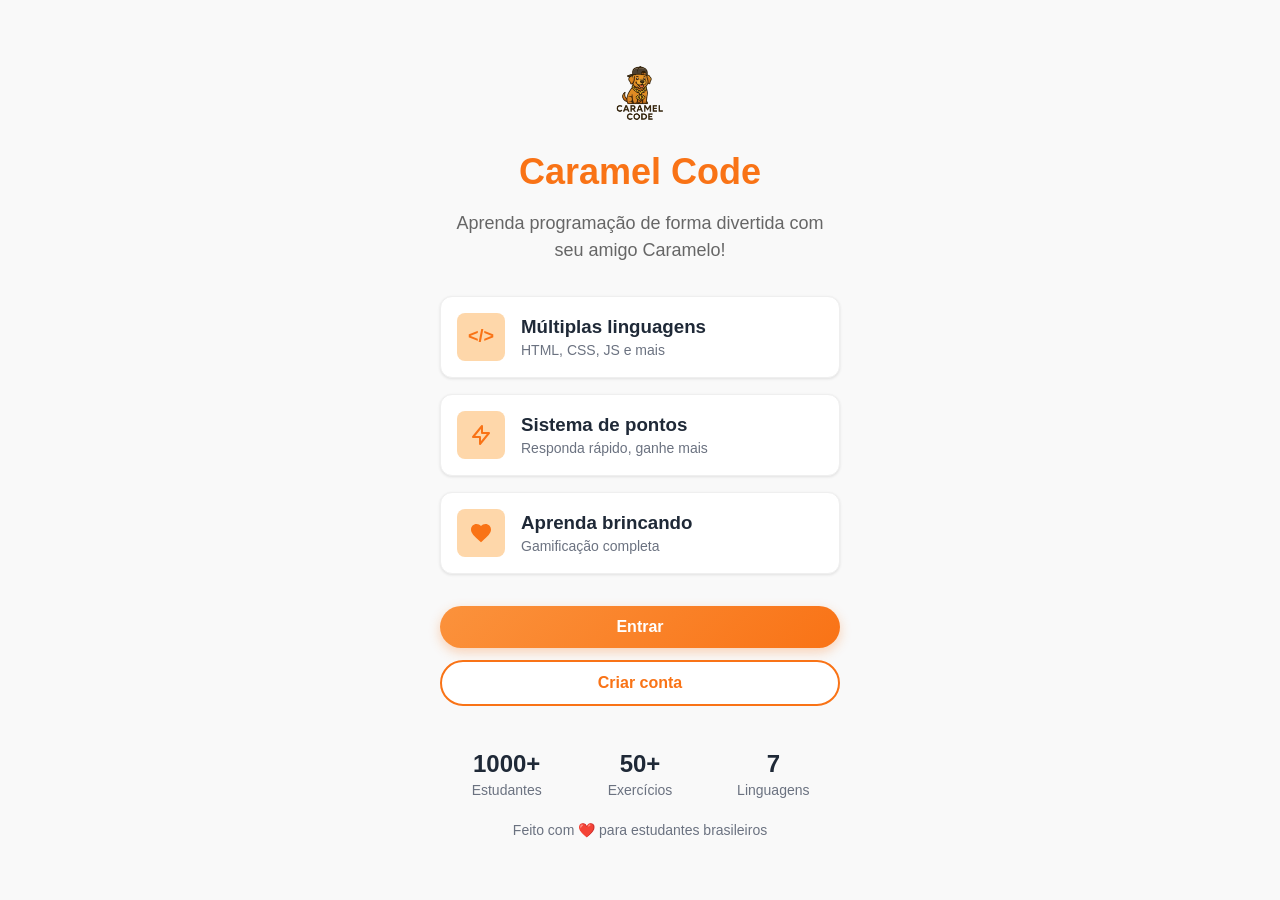
<file: index.html>
<!DOCTYPE html>
<html lang="pt-BR">

<head>
    <meta charset="UTF-8">
    <meta name="viewport" content="width=device-width, initial-scale=1.0">
    <title>Caramel Code</title>
    <link rel="stylesheet" href="css/theme.css">
    <link rel="stylesheet" href="css/style.css">
    <script src="js/app.js"></script>
</head>

<body>
    <div class="container">
        <div class="logo-section">
            <div class="logo-container">
                <img src="img/logo.png" alt="Caramel Code Logo" class="logo-img">
            </div>

            <h2 class="main-title">Caramel Code</h2>
            <p class="subtitle">Aprenda programação de forma divertida com seu amigo Caramelo!</p>
        </div>

        <div class="features-section">
            <div class="feature-card">
                <div class="feature-icon">
                    <span>&lt;/&gt;</span>
                </div>
                <div class="feature-content">
                    <h3>Múltiplas linguagens</h3>
                    <p>HTML, CSS, JS e mais</p>
                </div>
            </div>

            <div class="feature-card">
                <div class="feature-icon">
                    <svg viewBox="0 0 24 24" fill="none" stroke="currentColor">
                        <path stroke-linecap="round" stroke-linejoin="round" stroke-width="2"
                            d="M13 10V3L4 14h7v7l9-11h-7z" />
                    </svg>
                </div>
                <div class="feature-content">
                    <h3>Sistema de pontos</h3>
                    <p>Responda rápido, ganhe mais</p>
                </div>
            </div>

            <div class="feature-card">
                <div class="feature-icon">
                    <svg viewBox="0 0 24 24" fill="currentColor">
                        <path
                            d="M12 21.35l-1.45-1.32C5.4 15.36 2 12.28 2 8.5 2 5.42 4.42 3 7.5 3c1.74 0 3.41.81 4.5 2.09C13.09 3.81 14.76 3 16.5 3 19.58 3 22 5.42 22 8.5c0 3.78-3.4 6.86-8.55 11.54L12 21.35z" />
                    </svg>
                </div>
                <div class="feature-content">
                    <h3>Aprenda brincando</h3>
                    <p>Gamificação completa</p>
                </div>
            </div>
        </div>

        <div class="buttons-section">
            <button class="btn-primary">Entrar</button>
            <button class="btn-secondary">Criar conta</button>
        </div>

        <div class="stats-section">
            <div class="stat-item">
                <div class="stat-number">1000+</div>
                <div class="stat-label">Estudantes</div>
            </div>
            <div class="stat-item">
                <div class="stat-number">50+</div>
                <div class="stat-label">Exercícios</div>
            </div>
            <div class="stat-item">
                <div class="stat-number">7</div>
                <div class="stat-label">Linguagens</div>
            </div>
        </div>

        <div class="footer">
            <p>Feito com ❤️ para estudantes brasileiros</p>
        </div>
    </div>

    <script src="js/main.js"></script>
</body>

</html>
</file>
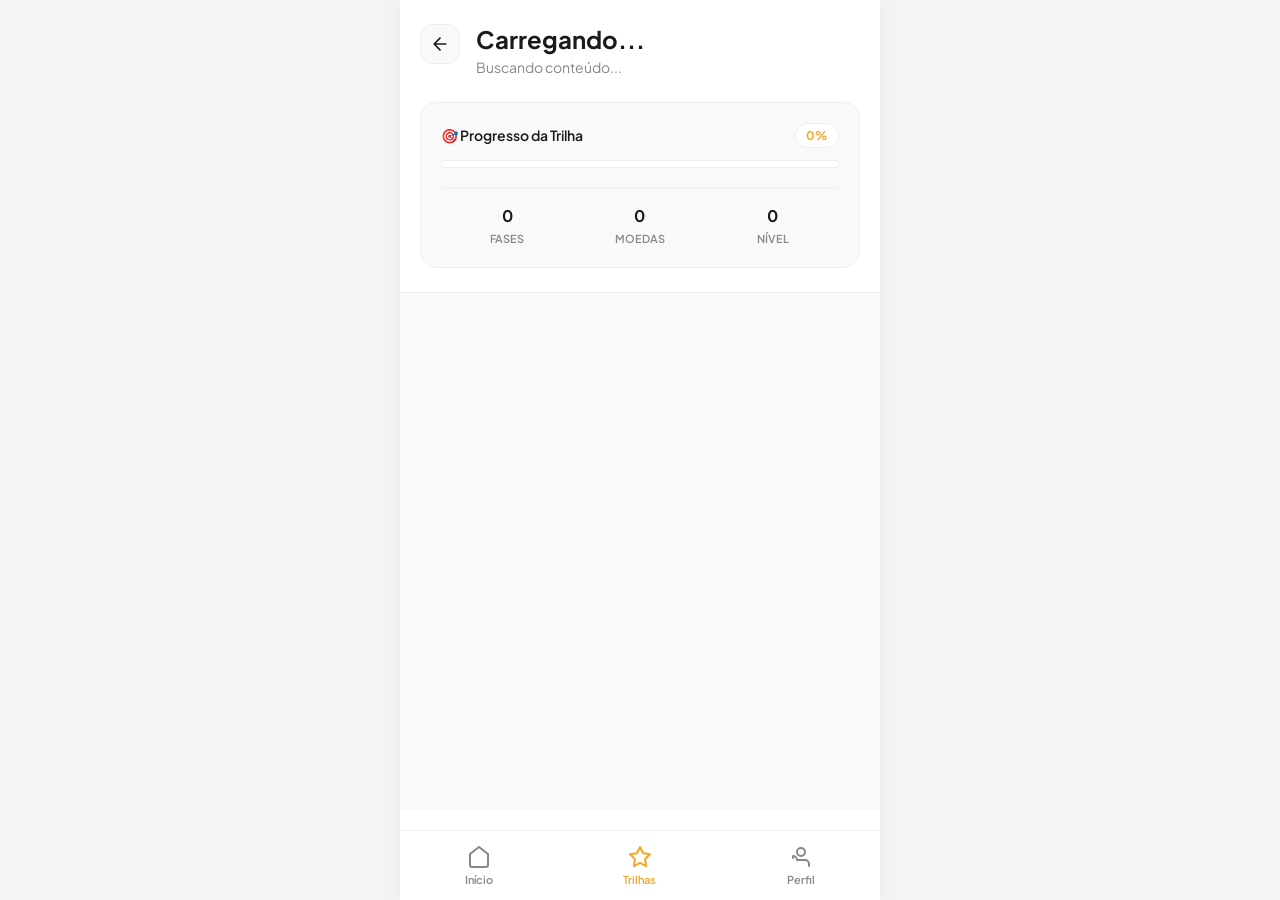
<file: course.html>
<!DOCTYPE html>
<html lang="pt-BR">

<head>
    <meta charset="UTF-8">
    <meta name="viewport" content="width=device-width, initial-scale=1.0">
    <title>Curso - Caramel Code</title>
    <link rel="stylesheet" href="css/theme.css">
    <link rel="stylesheet" href="css/pages.css">
    <style>
        * { box-sizing: border-box; }
        
        body {
            margin: 0;
            background: var(--body-bg);
            color: var(--text-primary);
            min-height: 100vh;
        }

        .app-shell {
            max-width: 480px;
            margin: 0 auto;
            background: var(--bg-primary);
            min-height: 100vh;
            position: relative;
            box-shadow: 0 0 20px rgba(0,0,0,0.05);
            padding-bottom: 90px;
        }

        /* HEADER */
        .course-header {
            padding: 24px 20px;
            background: var(--bg-card);
            border-bottom: 1px solid var(--border);
            position: sticky;
            top: 0;
            z-index: 10;
        }

        .header-nav {
            display: flex;
            align-items: flex-start;
            gap: 16px;
            margin-bottom: 24px;
        }

        .back-btn {
            display: flex;
            align-items: center;
            justify-content: center;
            width: 40px;
            height: 40px;
            border-radius: 12px;
            border: 1px solid var(--border);
            background: var(--bg-secondary);
            color: var(--text-primary);
            cursor: pointer;
            text-decoration: none;
            transition: all 0.2s;
            flex-shrink: 0;
        }

        .back-btn:hover {
            background: var(--border);
        }

        .back-btn svg {
            width: 20px;
            height: 20px;
        }

        .course-info h1 {
            font-size: 24px;
            font-weight: 700;
            margin: 0 0 4px 0;
            color: var(--text-primary);
        }

        .course-info p {
            font-size: 14px;
            color: var(--text-secondary);
            margin: 0;
            line-height: 1.4;
        }

        /* PROGRESS CARD */
        .progress-card {
            background: var(--bg-secondary);
            border-radius: 16px;
            padding: 20px;
            border: 1px solid var(--border);
        }

        .progress-header {
            display: flex;
            justify-content: space-between;
            align-items: center;
            margin-bottom: 12px;
        }

        .progress-label {
            font-weight: 600;
            color: var(--text-primary);
            font-size: 14px;
            display: flex;
            align-items: center;
            gap: 8px;
        }

        .progress-percent {
            background: var(--bg-primary);
            padding: 4px 10px;
            border-radius: 100px;
            font-size: 12px;
            font-weight: 700;
            color: var(--accent);
            border: 1px solid var(--border);
        }

        .progress-bar-bg {
            height: 8px;
            background: var(--bg-primary);
            border-radius: 8px;
            overflow: hidden;
            margin-bottom: 20px;
            border: 1px solid var(--border);
        }

        .progress-bar-fill {
            height: 100%;
            background: var(--accent);
            width: 0%;
            transition: width 0.5s ease;
        }

        .stats-row {
            display: grid;
            grid-template-columns: repeat(3, 1fr);
            padding-top: 16px;
            border-top: 1px solid var(--border);
        }

        .stat-item { text-align: center; }
        .stat-val { display: block; font-size: 16px; font-weight: 700; color: var(--text-primary); }
        .stat-lab { font-size: 11px; font-weight: 600; color: var(--text-secondary); text-transform: uppercase; margin-top: 4px;}

        /* LISTA DE MÓDULOS */
        .modules-list {
            padding: 24px 20px;
            display: flex;
            flex-direction: column;
            gap: 16px;
        }

        .module-item {
            background: var(--bg-card);
            border: 1px solid var(--border);
            border-radius: 16px;
            padding: 16px;
            display: flex;
            align-items: center;
            gap: 16px;
            cursor: pointer;
            transition: all 0.2s;
            box-shadow: 0 2px 8px rgba(0,0,0,0.02);
        }

        .module-item:hover { 
            transform: translateY(-2px);
            border-color: var(--accent);
            box-shadow: 0 4px 12px var(--shadow);
        }
        
        .module-item:active { transform: translateY(0); }

        .module-icon {
            width: 48px;
            height: 48px;
            border-radius: 12px;
            background: var(--bg-secondary);
            display: flex;
            align-items: center;
            justify-content: center;
            font-size: 20px;
            border: 1px solid var(--border);
            flex-shrink: 0;
        }

        .module-info { flex: 1; }
        .module-title { font-weight: 600; color: var(--text-primary); font-size: 15px; margin-bottom: 4px; }
        .module-meta { font-size: 12px; color: var(--text-secondary); font-weight: 500;}

        .module-check {
            width: 24px;
            height: 24px;
            border-radius: 50%;
            border: 2px solid var(--border);
            display: flex;
            align-items: center;
            justify-content: center;
            flex-shrink: 0;
            color: transparent;
            transition: all 0.2s;
        }

        .module-item.completed .module-check {
            background: var(--accent);
            border-color: var(--accent);
            color: white;
        }

        .module-item.locked {
            opacity: 0.6;
            cursor: not-allowed;
            filter: grayscale(1);
        }
        
        .module-item.locked:hover {
            transform: none;
            border-color: var(--border);
            box-shadow: 0 2px 8px rgba(0,0,0,0.02);
        }

        /* BOTTOM NAV */
        .tab-bar {
            position: fixed;
            bottom: 0;
            left: 50%;
            transform: translateX(-50%);
            width: 100%;
            max-width: 480px;
            height: 70px;
            background: var(--bg-primary);
            border-top: 1px solid var(--border);
            display: flex;
            justify-content: space-around;
            align-items: center;
            z-index: 100;
            padding-bottom: env(safe-area-inset-bottom);
        }

        .tab-item {
            display: flex;
            flex-direction: column;
            align-items: center;
            text-decoration: none;
            color: var(--text-secondary);
            font-size: 11px;
            font-weight: 600;
            gap: 4px;
            transition: color 0.2s;
        }

        .tab-item:hover {
            color: var(--text-primary);
        }

        .tab-item.active {
            color: var(--accent);
        }

        .tab-item svg {
            width: 24px;
            height: 24px;
        }
    </style>
</head>

<body>
    <div class="app-shell">
        <header class="course-header">
            <div class="header-nav">
                <a href="javascript:history.back()" class="back-btn">
                    <svg viewBox="0 0 24 24" fill="none" stroke="currentColor" stroke-width="2" stroke-linecap="round" stroke-linejoin="round">
                        <path d="M19 12H5M12 19l-7-7 7-7" />
                    </svg>
                </a>
                <div class="course-info">
                    <h1 id="courseTitle">Carregando...</h1>
                    <p id="courseDesc">Buscando conteúdo...</p>
                </div>
            </div>

            <div class="progress-card">
                <div class="progress-header">
                    <div class="progress-label">🎯 Progresso da Trilha</div>
                    <div class="progress-percent" id="progressPercent">0%</div>
                </div>
                <div class="progress-bar-bg">
                    <div class="progress-bar-fill" id="progressBar"></div>
                </div>
                <div class="stats-row">
                    <div class="stat-item">
                        <span class="stat-val" id="statFases">0</span>
                        <span class="stat-lab">Fases</span>
                    </div>
                    <div class="stat-item">
                        <span class="stat-val" id="statMoedas">0</span>
                        <span class="stat-lab">Moedas</span>
                    </div>
                    <div class="stat-item">
                        <span class="stat-val" id="statNivel">0</span>
                        <span class="stat-lab">Nível</span>
                    </div>
                </div>
            </div>
        </header>

        <div class="page-content">
            <div class="modules-list" id="modulesList">
                <!-- Injetado via API -->
            </div>
        </div>

        <nav class="tab-bar">
            <a href="dashboard.html" class="tab-item">
                <svg viewBox="0 0 24 24" fill="none" stroke="currentColor" stroke-width="2" stroke-linecap="round" stroke-linejoin="round">
                    <path d="M3 9l9-7 9 7v11a2 2 0 0 1-2 2H5a2 2 0 0 1-2-2z" />
                </svg>
                <span>Início</span>
            </a>
            <a href="trails.html" class="tab-item active">
                <svg viewBox="0 0 24 24" fill="none" stroke="currentColor" stroke-width="2" stroke-linecap="round" stroke-linejoin="round">
                    <path d="M12 2l3.09 6.26L22 9.27l-5 4.87 1.18 6.88L12 17.77l-6.18 3.25L7 14.14 2 9.27l6.91-1.01L12 2z" />
                </svg>
                <span>Trilhas</span>
            </a>
            <a href="profile.html" class="tab-item">
                <svg viewBox="0 0 24 24" fill="none" stroke="currentColor" stroke-width="2" stroke-linecap="round" stroke-linejoin="round">
                    <path d="M20 21v-2a4 4 0 0 0-4-4H8a4 4 0 0 0-4-4v2" />
                    <circle cx="12" cy="7" r="4" />
                </svg>
                <span>Perfil</span>
            </a>
        </nav>
    </div>

    <script src="js/app.js"></script>
    <script>
        async function loadCourseContent() {
            const params = new URLSearchParams(window.location.search);
            const trailId = params.get('trail') || 'html';

            try {
                const response = await fetch(`api/get_course_content.php?trail=${trailId}`);
                const data = await response.json();

                if (data.success) {
                    document.getElementById('courseTitle').textContent = data.curso.titulo;
                    document.getElementById('courseDesc').textContent = data.curso.descricao;
                    
                    document.getElementById('statFases').textContent = data.modulos.length;
                    document.getElementById('statMoedas').textContent = data.stats.moedas;
                    document.getElementById('statNivel').textContent = data.stats.nivel;

                    const percent = Math.round((data.concluidas.length / data.modulos.length) * 100) || 0;
                    document.getElementById('progressPercent').textContent = percent + '%';
                    document.getElementById('progressBar').style.width = percent + '%';

                    const list = document.getElementById('modulesList');
                    list.innerHTML = '';

                    data.modulos.forEach(mod => {
                        const isCompleted = data.concluidas.includes(parseInt(mod.ordem));
                        const isLocked = parseInt(mod.ordem) > (data.concluidas.length + 1);

                        const item = document.createElement('div');
                        item.className = `module-item ${isCompleted ? 'completed' : ''} ${isLocked ? 'locked' : ''}`;
                        
                        item.onclick = () => {
                            if (!isLocked) location.href = `study.html?trail=${trailId}&phase=${mod.ordem}`;
                            else alert("Conclua a fase anterior para liberar esta!");
                        };

                        item.innerHTML = `
                            <div class="module-icon">📚</div>
                            <div class="module-info">
                                <div class="module-title">Módulo ${mod.ordem}: ${mod.titulo}</div>
                                <div class="module-meta">10 questões • 25 moedas</div>
                            </div>
                            <div class="module-check">
                                ${isCompleted ? '<svg viewBox="0 0 24 24" width="14" height="14" fill="none" stroke="currentColor" stroke-width="3" stroke-linecap="round" stroke-linejoin="round"><path d="M20 6L9 17l-5-5"/></svg>' : ''}
                            </div>
                        `;
                        list.appendChild(item);
                    });
                }
            } catch (e) {
                console.error("Erro ao carregar curso:", e);
            }
        }

        document.addEventListener('DOMContentLoaded', () => {
            if(window.applyTheme) window.applyTheme();
            loadCourseContent();
        });
    </script>
</body>

</html>
</file>
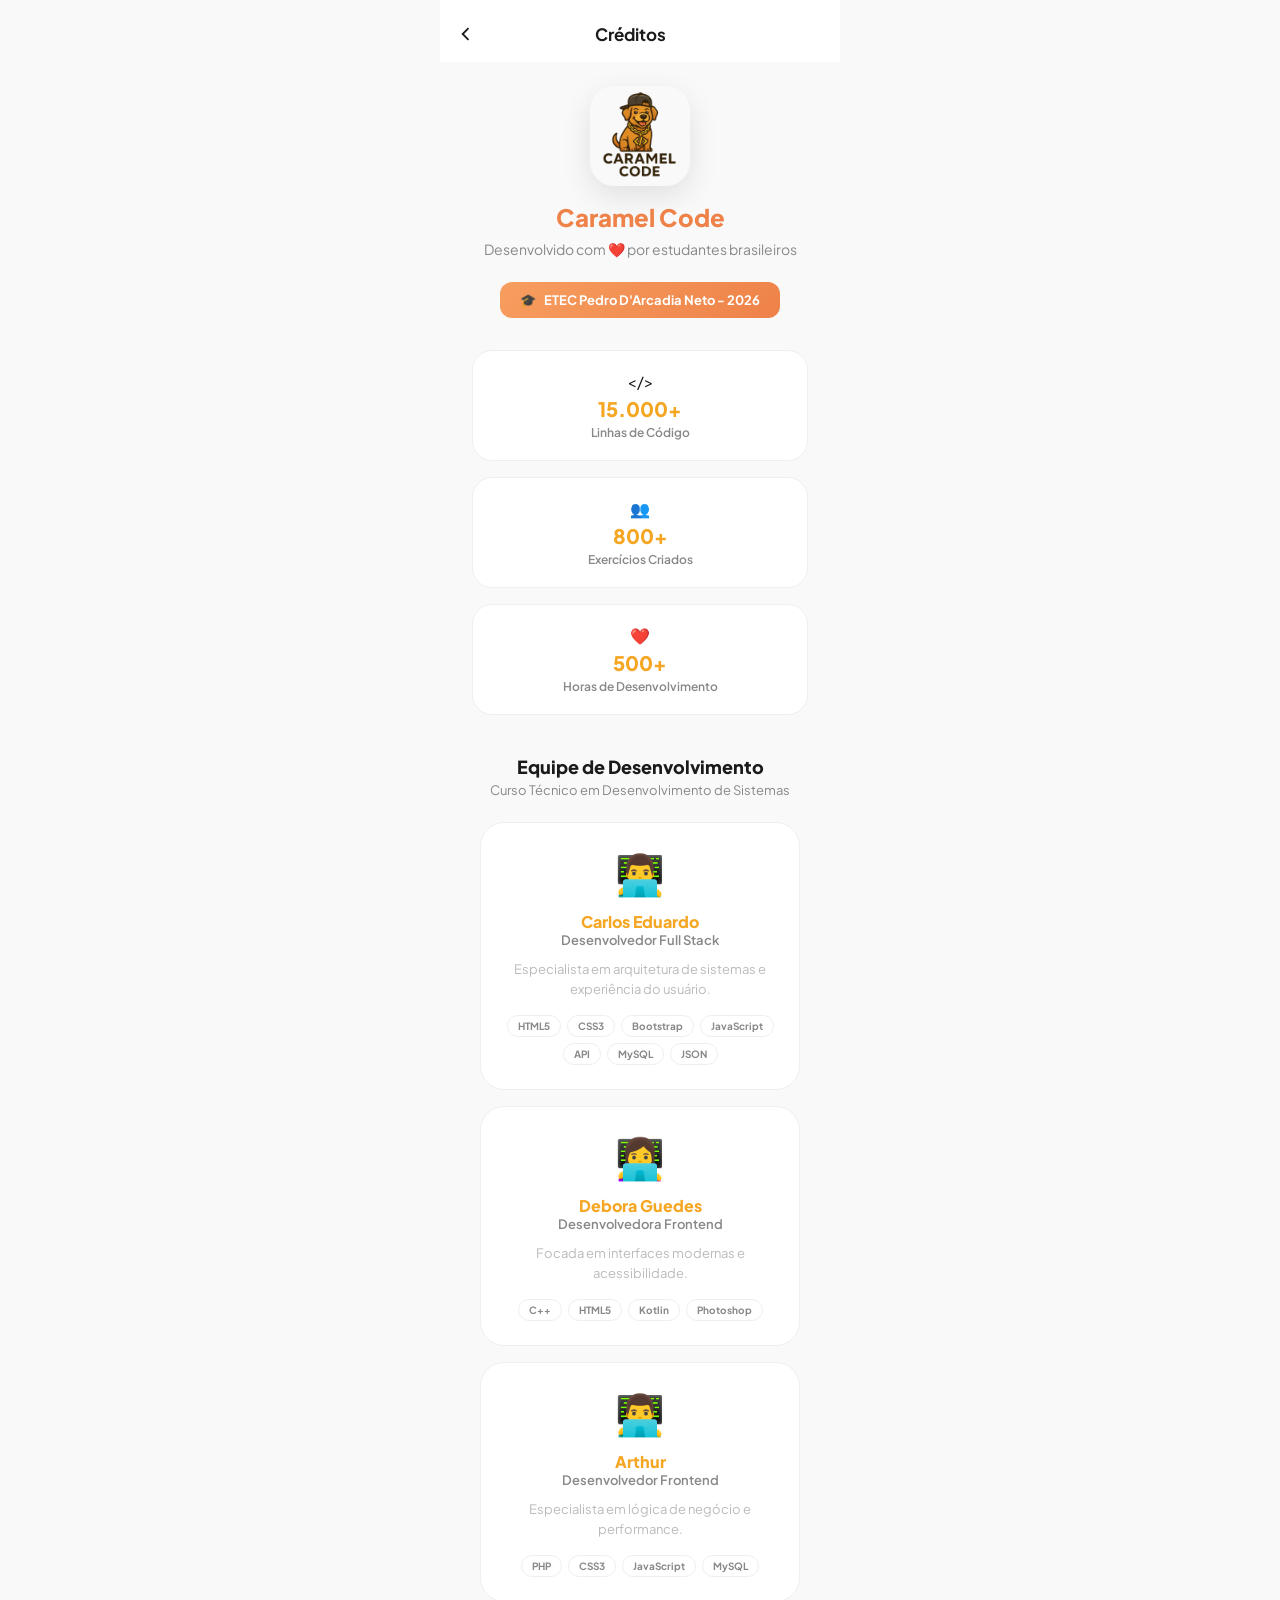
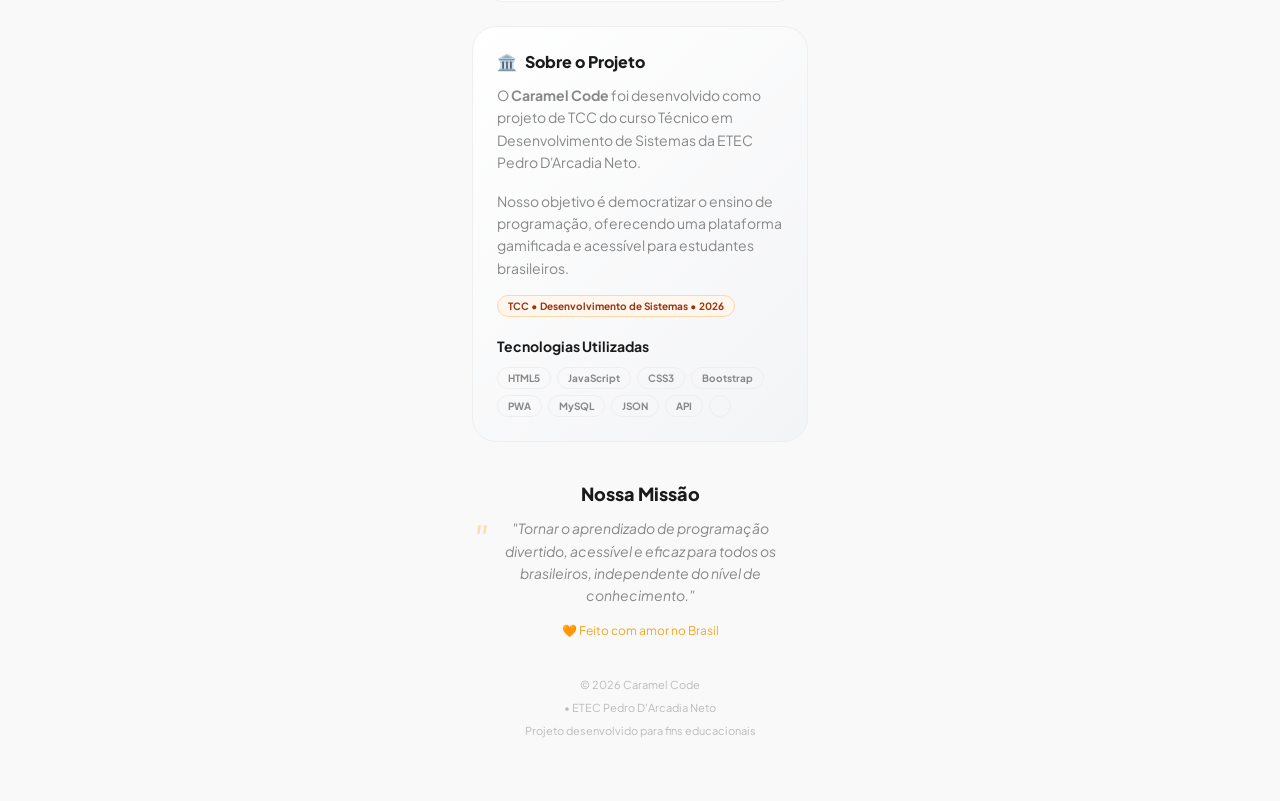
<file: credits.html>
<!DOCTYPE html>
<html lang="pt-BR">

<head>
    <meta charset="UTF-8">
    <meta name="viewport" content="width=device-width, initial-scale=1.0">
    <title>Créditos - Caramel Code</title>
    <link rel="stylesheet" href="css/theme.css">
    <link rel="stylesheet" href="css/pages.css">
    <style>
        .credits-container {
            padding: 24px 16px;
            text-align: center;
        }

        .credits-logo {
            width: 100px;
            height: 100px;
            border-radius: 24px;
            margin: 0 auto 16px;
            display: block;
            box-shadow: 0 10px 30px rgba(0, 0, 0, 0.1);
        }

        .brand-name {
            font-size: 24px;
            font-weight: 800;
            color: var(--accent);
            margin-bottom: 8px;
            color: #ee8249;
        }

        .brand-tagline {
            font-size: 14px;
            color: var(--text-secondary);
            margin-bottom: 24px;
        }

        .etec-badge {
            display: inline-flex;
            align-items: center;
            gap: 8px;
            background: linear-gradient(135deg, #f79e5f, #ee8249);
            color: #fff;
            padding: 10px 20px;
            border-radius: 12px;
            font-size: 13px;
            font-weight: 700;
            margin-bottom: 32px;
        }

        .stats-summary {
            display: flex;
            flex-direction: column;
            gap: 16px;
            margin-bottom: 40px;
        }

        .stat-box {
            background: var(--bg-card);
            border: 1.5px solid var(--border);
            border-radius: 20px;
            padding: 20px;
            display: flex;
            flex-direction: column;
            gap: 4px;
        }

        .stat-box-val {
            font-size: 20px;
            font-weight: 800;
            color: var(--accent);
        }

        .stat-box-label {
            font-size: 12px;
            color: var(--text-secondary);
            font-weight: 600;
        }

        .team-section {
            text-align: left;
            padding: 0 8px;
        }

        .team-title {
            font-size: 18px;
            font-weight: 800;
            color: var(--text-primary);
            margin-bottom: 4px;
            text-align: center;
        }

        .team-sub {
            font-size: 13px;
            color: var(--text-secondary);
            text-align: center;
            margin-bottom: 24px;
        }

        .member-card {
            background: var(--bg-card);
            border: 1.5px solid var(--border);
            border-radius: 24px;
            padding: 24px;
            margin-bottom: 16px;
            display: flex;
            flex-direction: column;
            align-items: center;
            text-align: center;
        }

        .member-avatar {
            font-size: 40px;
            margin-bottom: 12px;
        }

        .member-name {
            font-size: 16px;
            font-weight: 800;
            color: var(--accent);
        }

        .member-role {
            font-size: 13px;
            font-weight: 600;
            color: var(--text-secondary);
            margin-bottom: 12px;
        }

        .member-bio {
            font-size: 13px;
            color: var(--text-muted);
            line-height: 1.5;
            margin-bottom: 16px;
        }

        .member-tags {
            display: flex;
            flex-wrap: wrap;
            justify-content: center;
            gap: 6px;
        }

        .m-tag {
            font-size: 10px;
            font-weight: 700;
            padding: 4px 10px;
            border-radius: 100px;
            border: 1px solid var(--border);
            color: var(--text-secondary);
        }

        .about-project {
            background: linear-gradient(135deg, #fff, #f3f4f6);
            border: 1.5px solid var(--border);
            border-radius: 24px;
            padding: 24px;
            text-align: left;
            margin-top: 24px;
        }

        body.dark .about-project {
            background: linear-gradient(135deg, #1f2937, #111827);
        }

        .about-title {
            font-size: 16px;
            font-weight: 800;
            color: var(--text-primary);
            margin-bottom: 12px;
            display: flex;
            align-items: center;
            gap: 8px;
        }

        .about-text {
            font-size: 14px;
            color: var(--text-secondary);
            line-height: 1.6;
            margin-bottom: 16px;
        }

        .mission-section {
            margin: 40px 0;
        }

        .mission-title {
            font-size: 18px;
            font-weight: 800;
            margin-bottom: 12px;
        }

        .mission-quote {
            font-size: 14px;
            color: var(--text-secondary);
            font-style: italic;
            line-height: 1.6;
            position: relative;
            padding: 0 20px;
        }

        .mission-quote::before {
            content: '"';
            font-size: 40px;
            color: var(--accent);
            position: absolute;
            left: 0;
            top: -10px;
            opacity: 0.3;
        }

        .footer-copyright {
            font-size: 11px;
            color: var(--text-muted);
            margin-top: 40px;
            padding-bottom: 24px;
        }
    </style>
</head>

<body>
    <div class="app-shell">
        <header class="page-header" style="border:none;">
            <button class="back-btn" onclick="history.back()">
                <svg viewBox="0 0 24 24" fill="none" stroke="currentColor" stroke-width="2.2">
                    <path d="M15 19l-7-7 7-7" />
                </svg>
            </button>
            <div class="page-title">Créditos</div>
            <div style="width:40px;"></div>
        </header>

        <div class="page-content" style="padding-top:0;">
            <div class="credits-container">
                <img src="img/logo.png" alt="Caramel Code" class="credits-logo">
                <h1 class="brand-name">Caramel Code</h1>
                <p class="brand-tagline">Desenvolvido com ❤️ por estudantes brasileiros</p>

                <div class="etec-badge">
                    <span>🎓</span> ETEC Pedro D'Arcadia Neto - 2026
                </div>

                <div class="stats-summary">
                    <div class="stat-box">
                        <span>&lt;/&gt;</span>
                        <span class="stat-box-val">15.000+</span>
                        <span class="stat-box-label">Linhas de Código</span>
                    </div>
                    <div class="stat-box">
                        <span>👥</span>
                        <span class="stat-box-val">800+</span>
                        <span class="stat-box-label">Exercícios Criados</span>
                    </div>
                    <div class="stat-box">
                        <span>❤️</span>
                        <span class="stat-box-val">500+</span>
                        <span class="stat-box-label">Horas de Desenvolvimento</span>
                    </div>
                </div>

                <div class="team-section">
                    <h2 class="team-title">Equipe de Desenvolvimento</h2>
                    <p class="team-sub">Curso Técnico em Desenvolvimento de Sistemas</p>

                    <div class="member-card">
                        <div class="member-avatar">👨‍💻</div>
                        <div class="member-name">Carlos Eduardo</div>
                        <div class="member-role">Desenvolvedor Full Stack</div>
                        <p class="member-bio">Especialista em arquitetura de sistemas e experiência do usuário.</p>
                        <div class="member-tags">
                            <span class="m-tag">HTML5</span>
                            <span class="m-tag">CSS3</span>
                            <span class="m-tag">Bootstrap</span>
                            <span class="m-tag">JavaScript</span>
                            <span class="m-tag">API</span>
                            <span class="m-tag">MySQL</span>
                            <span class="m-tag">JSON</span>
                        </div>
                    </div>

                    <div class="member-card">
                        <div class="member-avatar">👩‍💻</div>
                        <div class="member-name">Debora Guedes</div>
                        <div class="member-role">Desenvolvedora Frontend</div>
                        <p class="member-bio">Focada em interfaces modernas e acessibilidade.</p>
                        <div class="member-tags">
                            <span class="m-tag">C++</span>
                            <span class="m-tag">HTML5</span>
                            <span class="m-tag">Kotlin</span>
                            <span class="m-tag">Photoshop</span>
                        </div>
                    </div>

                    <div class="member-card">
                        <div class="member-avatar">👨‍💻</div>
                        <div class="member-name">Arthur</div>
                        <div class="member-role">Desenvolvedor Frontend</div>
                        <p class="member-bio">Especialista em lógica de negócio e performance.</p>
                        <div class="member-tags">
                            <span class="m-tag">PHP</span>
                            <span class="m-tag">CSS3</span>
                            <span class="m-tag">JavaScript</span>
                            <span class="m-tag">MySQL</span>
                        </div>
                    </div>
                </div>

                <div class="about-project">
                    <h3 class="about-title"><span>🏛️</span> Sobre o Projeto</h3>
                    <p class="about-text">O <strong>Caramel Code</strong> foi desenvolvido como projeto de TCC do curso
                        Técnico em Desenvolvimento de Sistemas da ETEC Pedro D'Arcadia Neto.</p>
                    <p class="about-text">Nosso objetivo é democratizar o ensino de programação, oferecendo uma
                        plataforma gamificada e acessível para estudantes brasileiros.</p>
                    <div class="member-tags" style="justify-content:flex-start;">
                        <span class="m-tag" style="background:#fff7ed; border-color:#fed7aa; color:#9a3412;">TCC •
                            Desenvolvimento de Sistemas • 2026</span>
                    </div>

                    <h4 style="font-size:14px; margin-top:20px; margin-bottom:12px;">Tecnologias Utilizadas</h4>
                    <div class="member-tags" style="justify-content:flex-start;">
                        <span class="m-tag">HTML5</span>
                        <span class="m-tag">JavaScript</span>
                        <span class="m-tag">CSS3</span>
                        <span class="m-tag">Bootstrap</span>
                        <span class="m-tag">PWA</span>
                        <span class="m-tag">MySQL</span>
                        <span class="m-tag">JSON</span>
                        <span class="m-tag">API</span>
                        <span class="m-tag"></span>
                    </div>
                </div>

                <div class="mission-section">
                    <h3 class="mission-title">Nossa Missão</h3>
                    <p class="mission-quote">"Tornar o aprendizado de programação divertido, acessível e eficaz para
                        todos os brasileiros, independente do nível de conhecimento."</p>
                    <div style="font-size:12px; color:var(--accent); margin-top:16px;">🧡 Feito com amor no Brasil</div>
                </div>

                <div class="footer-copyright">
                    © 2026 Caramel Code
                    <div style="margin-top: 10px; margin-bottom: 10px;">• ETEC Pedro D'Arcadia Neto</div>
                    Projeto desenvolvido para fins educacionais
                </div>
            </div>
        </div>
    </div>

    <script src="js/app.js"></script>
</body>

</html>
</file>
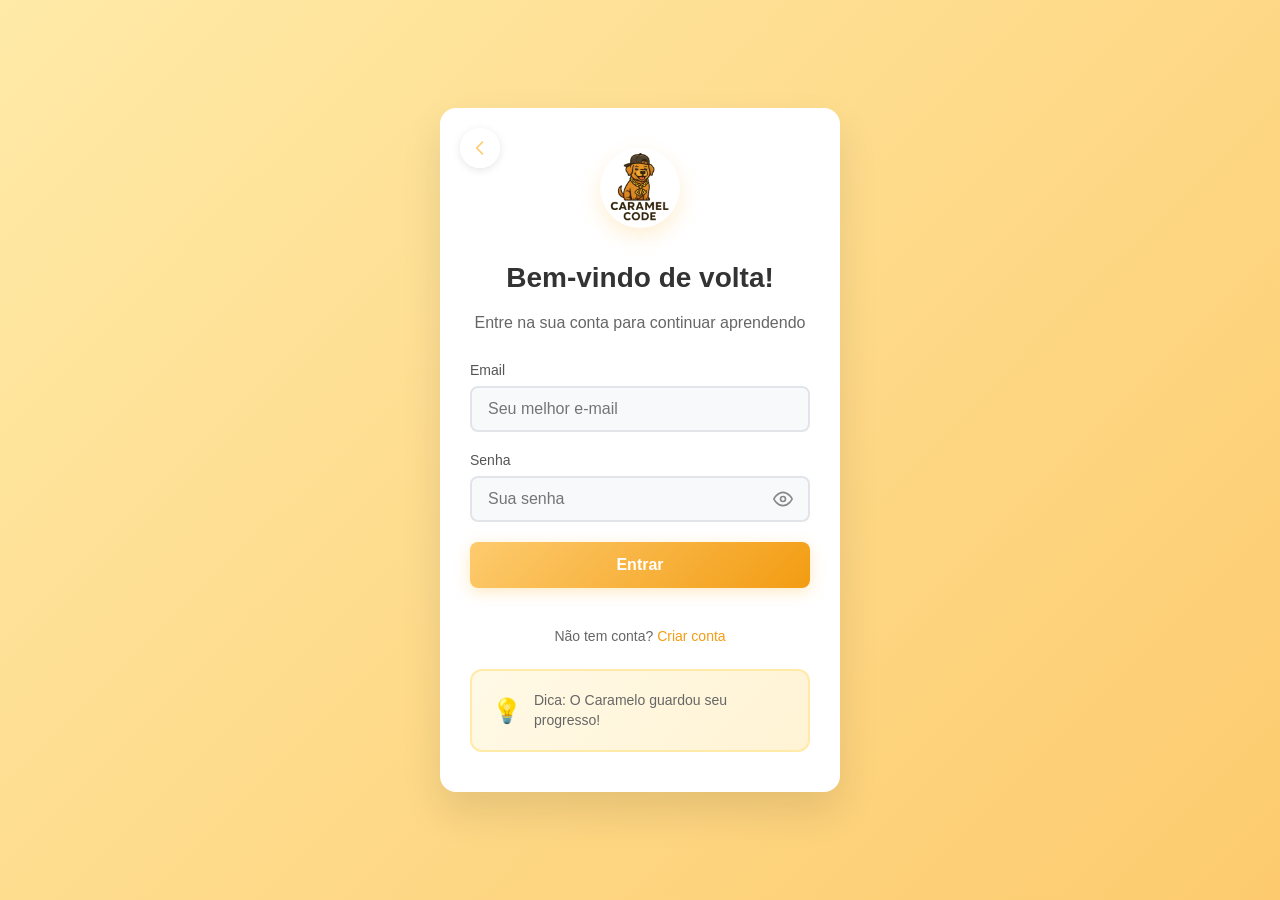
<file: dashboard.html>
<!DOCTYPE html>
<html lang="pt-BR">

<head>
    <meta charset="UTF-8">
    <meta name="viewport" content="width=device-width, initial-scale=1.0">
    <title>Dashboard - Caramel Code</title>
    <link rel="stylesheet" href="css/theme.css">
    <link rel="stylesheet" href="css/pages.css">
    <style>
        * { box-sizing: border-box; }
        
        body {
            margin: 0;
            background: var(--body-bg);
            color: var(--text-primary);
            min-height: 100vh;
        }

        .app-shell {
            max-width: 480px;
            margin: 0 auto;
            background: var(--bg-primary);
            min-height: 100vh;
            position: relative;
            box-shadow: 0 0 20px rgba(0,0,0,0.05);
            padding-bottom: 90px;
        }

        /* HEADER */
        .dashboard-header {
            padding: 24px 20px;
            background: var(--bg-card);
            border-bottom: 1px solid var(--border);
            position: sticky;
            top: 0;
            z-index: 10;
            display: flex;
            justify-content: space-between;
            align-items: center;
        }

        .header-left {
            display: flex;
            align-items: center;
            gap: 12px;
        }

        .header-logo {
            width: 44px;
            height: 44px;
            border-radius: 12px;
            object-fit: contain;
            border: 1px solid var(--border);
            background: var(--bg-secondary);
            padding: 6px;
        }

        .header-info {
            display: flex;
            flex-direction: column;
            gap: 2px;
        }

        .header-greeting {
            font-size: 13px;
            font-weight: 500;
            color: var(--text-secondary);
        }

        .header-name {
            font-size: 18px;
            font-weight: 700;
            color: var(--text-primary);
            line-height: 1.2;
        }

        .header-sub {
            font-size: 12px;
            font-weight: 500;
            color: var(--text-muted);
            margin-top: 2px;
        }

        .header-actions {
            display: flex;
            gap: 8px;
        }

        .header-icon-btn {
            width: 40px;
            height: 40px;
            border-radius: 12px;
            border: 1px solid var(--border);
            background: var(--bg-secondary);
            color: var(--text-primary);
            cursor: pointer;
            display: flex;
            align-items: center;
            justify-content: center;
            transition: all 0.2s;
        }

        .header-icon-btn:hover {
            background: var(--border);
        }

        .header-icon-btn svg {
            width: 20px;
            height: 20px;
        }

        /* CONTENT */
        .dashboard-content {
            padding: 24px 20px;
            display: flex;
            flex-direction: column;
            gap: 20px;
        }

        /* STATS GRID */
        .stats-grid {
            display: grid;
            grid-template-columns: 1fr 1fr;
            gap: 16px;
        }

        .stat-card {
            background: var(--bg-card);
            border: 1px solid var(--border);
            border-radius: 16px;
            padding: 16px;
            display: flex;
            flex-direction: column;
            gap: 8px;
            box-shadow: 0 4px 12px rgba(0,0,0,0.02);
            transition: all 0.2s;
        }

        .stat-card:hover {
            transform: translateY(-2px);
            box-shadow: 0 8px 16px var(--shadow);
            border-color: var(--accent);
        }

        .stat-card-icon {
            font-size: 24px;
            margin-bottom: 4px;
        }

        .stat-card-value {
            font-size: 20px;
            font-weight: 800;
            color: var(--text-primary);
        }

        .stat-card-label {
            font-size: 12px;
            font-weight: 600;
            color: var(--text-secondary);
        }

        .stat-card.moedas .stat-card-value { color: #f5a623; }
        .stat-card.dias .stat-card-value { color: #ef4444; }
        .stat-card.medalhas .stat-card-value { color: #3b82f6; }

        /* PROGRESS SECTION */
        .progress-section {
            background: var(--bg-secondary);
            border: 1px solid var(--border);
            border-radius: 16px;
            padding: 20px;
        }

        .section-header {
            display: flex;
            justify-content: space-between;
            align-items: center;
            margin-bottom: 16px;
        }

        .section-title {
            display: flex;
            align-items: center;
            gap: 8px;
            font-size: 15px;
            font-weight: 700;
            color: var(--text-primary);
        }

        .section-percent {
            font-size: 14px;
            font-weight: 800;
            color: var(--accent);
            background: var(--bg-primary);
            padding: 4px 10px;
            border-radius: 100px;
            border: 1px solid var(--border);
        }

        .progress-track {
            height: 8px;
            background: var(--bg-primary);
            border-radius: 8px;
            overflow: hidden;
            border: 1px solid var(--border);
            margin-bottom: 16px;
        }

        .progress-fill {
            height: 100%;
            background: var(--accent);
            width: 0%;
            transition: width 0.5s ease;
        }

        .progress-stats-row {
            display: flex;
            gap: 24px;
            border-top: 1px solid var(--border);
            padding-top: 16px;
        }

        .pstat {
            display: flex;
            flex-direction: column;
            gap: 4px;
        }

        .pstat-label {
            font-size: 11px;
            font-weight: 600;
            color: var(--text-secondary);
            text-transform: uppercase;
        }

        .pstat-value {
            font-size: 15px;
            font-weight: 700;
            color: var(--text-primary);
        }

        /* TIP CARD */
        .tip-card {
            background: rgba(245, 166, 35, 0.1);
            border: 1px solid rgba(245, 166, 35, 0.3);
            border-radius: 16px;
            padding: 16px;
            display: flex;
            gap: 12px;
            align-items: flex-start;
        }

        .tip-icon {
            font-size: 24px;
        }

        .tip-title {
            font-size: 14px;
            font-weight: 700;
            color: var(--text-primary);
            margin-bottom: 4px;
        }

        .tip-text {
            font-size: 13px;
            color: var(--text-secondary);
            line-height: 1.4;
        }

        /* CTA */
        .cta-btn {
            width: 100%;
            padding: 16px;
            background: var(--accent);
            color: #fff;
            border: none;
            border-radius: 16px;
            font-size: 16px;
            font-weight: 700;
            display: flex;
            align-items: center;
            justify-content: center;
            gap: 10px;
            cursor: pointer;
            transition: all 0.2s;
            box-shadow: 0 4px 12px rgba(245, 166, 35, 0.3);
        }

        .cta-btn:hover {
            transform: translateY(-2px);
            box-shadow: 0 8px 16px rgba(245, 166, 35, 0.4);
        }

        .cta-btn svg {
            width: 20px;
            height: 20px;
        }

        /* BOTTOM NAV */
        .tab-bar {
            position: fixed;
            bottom: 0;
            left: 50%;
            transform: translateX(-50%);
            width: 100%;
            max-width: 480px;
            height: 70px;
            background: var(--bg-primary);
            border-top: 1px solid var(--border);
            display: flex;
            justify-content: space-around;
            align-items: center;
            z-index: 100;
            padding-bottom: env(safe-area-inset-bottom);
        }

        .tab-item {
            display: flex;
            flex-direction: column;
            align-items: center;
            text-decoration: none;
            color: var(--text-secondary);
            font-size: 11px;
            font-weight: 600;
            gap: 4px;
            transition: color 0.2s;
        }

        .tab-item:hover {
            color: var(--text-primary);
        }

        .tab-item.active {
            color: var(--accent);
        }

        .tab-item svg {
            width: 24px;
            height: 24px;
        }

        .credits-link {
            text-align: center;
            margin-top: 8px;
        }

        .credits-link a {
            font-size: 12px;
            color: var(--text-muted);
            text-decoration: none;
            font-weight: 600;
            transition: color 0.2s;
        }
        .credits-link a:hover {
            color: var(--text-primary);
        }
    </style>
    <script src="js/app.js"></script>
</head>

<body>

    <div class="app-shell">
        <header class="dashboard-header">
            <div class="header-left">
                <img src="img/logo.png" alt="Caramelo" class="header-logo">
                <div class="header-info">
                    <div class="header-greeting" id="headerGreeting">Olá, ...</div>
                    <div class="header-name" id="headerName">...</div>
                    <div class="header-sub">Que tal continuar aprendendo?</div>
                </div>
            </div>
            <div class="header-actions">
                <button class="header-icon-btn" id="profileBtn" title="Perfil" onclick="location.href='profile.html'">
                    <svg viewBox="0 0 24 24" fill="none" stroke="currentColor" stroke-width="1.8" stroke-linecap="round" stroke-linejoin="round">
                        <path d="M20 21v-2a4 4 0 0 0-4-4H8a4 4 0 0 0-4 4v2" />
                        <circle cx="12" cy="7" r="4" />
                    </svg>
                </button>
                <button class="header-icon-btn" id="settingsBtn" title="Configurações">
                    <svg viewBox="0 0 24 24" fill="none" stroke="currentColor" stroke-width="1.8" stroke-linecap="round" stroke-linejoin="round">
                        <circle cx="12" cy="12" r="3" />
                        <path d="M19.4 15a1.65 1.65 0 0 0 .33 1.82l.06.06a2 2 0 0 1-2.83 2.83l-.06-.06a1.65 1.65 0 0 0-1.82-.33 1.65 1.65 0 0 0-1 1.51V21a2 2 0 0 1-4 0v-.09A1.65 1.65 0 0 0 9 19.4a1.65 1.65 0 0 0-1.82.33l-.06.06a2 2 0 0 1-2.83-2.83l.06-.06A1.65 1.65 0 0 0 4.68 15a1.65 1.65 0 0 0-1.51-1H3a2 2 0 0 1 0-4h.09A1.65 1.65 0 0 0 4.6 9a1.65 1.65 0 0 0-.33-1.82l-.06-.06a2 2 0 0 1 2.83-2.83l.06.06A1.65 1.65 0 0 0 9 4.68a1.65 1.65 0 0 0 1-1.51V3a2 2 0 0 1 4 0v.09a1.65 1.65 0 0 0 1 1.51 1.65 1.65 0 0 0 1.82-.33l.06-.06a2 2 0 0 1 2.83 2.83l-.06.06A1.65 1.65 0 0 0 19.4 9a1.65 1.65 0 0 0 1.51 1H21a2 2 0 0 1 0 4h-.09a1.65 1.65 0 0 0-1.51 1z" />
                    </svg>
                </button>
            </div>
        </header>

        <div class="dashboard-content">
            <div class="stats-grid">
                <div class="stat-card moedas">
                    <span class="stat-card-icon">🪙</span>
                    <div class="stat-card-value" id="statMoedas">--</div>
                    <div class="stat-card-label">Moedas</div>
                </div>
                <div class="stat-card dias">
                    <span class="stat-card-icon">🔥</span>
                    <div class="stat-card-value" id="statDias">--</div>
                    <div class="stat-card-label">Dias seguidos</div>
                </div>
                <div class="stat-card nivel">
                    <span class="stat-card-icon">⭐</span>
                    <div class="stat-card-value">Nv. <span id="statNivel">-</span></div>
                    <div class="stat-card-label" id="statXP">- XP</div>
                </div>
                <div class="stat-card medalhas">
                    <span class="stat-card-icon">🏆</span>
                    <div class="stat-card-value" id="statMedalhas">-</div>
                    <div class="stat-card-label">Medalhas</div>
                </div>
            </div>

            <div class="progress-section">
                <div class="section-header">
                    <div class="section-title">
                        <span class="section-title-icon">📊</span>
                        Seu Progresso
                    </div>
                    <span class="section-percent" id="progressPercent">0%</span>
                </div>
                <div class="progress-track">
                    <div class="progress-fill" id="progressFill" style="width: 0%"></div>
                </div>
                <div class="progress-stats-row">
                    <div class="pstat">
                        <span class="pstat-label">Questões respondidas</span>
                        <span class="pstat-value" id="questoesRespondidas">-/-</span>
                    </div>
                    <div class="pstat">
                        <span class="pstat-label">Precisão</span>
                        <span class="pstat-value" id="precisao">0.0%</span>
                    </div>
                </div>
            </div>

            <div class="tip-card">
                <span class="tip-icon">💡</span>
                <div>
                    <div class="tip-title">Dica do Caramelo</div>
                    <div class="tip-text">Mantenha seu streak diário! Cada dia seguido estudando rende +20 moedas extras.</div>
                </div>
            </div>

            <button class="cta-btn" id="continuarBtn">
                <svg viewBox="0 0 24 24" fill="currentColor">
                    <polygon points="5 3 19 12 5 21 5 3" />
                </svg>
                Continuar Estudando
            </button>

            <div class="credits-link">
                <a href="credits.html">⓪ Créditos de Desenvolvimento</a>
            </div>
        </div>

        <nav class="tab-bar">
            <a href="dashboard.html" class="tab-item active">
                <svg viewBox="0 0 24 24" fill="none" stroke="currentColor" stroke-width="2" stroke-linecap="round" stroke-linejoin="round">
                    <path d="M3 9l9-7 9 7v11a2 2 0 0 1-2 2H5a2 2 0 0 1-2-2z" />
                </svg>
                <span>Início</span>
            </a>
            <a href="trails.html" class="tab-item">
                <svg viewBox="0 0 24 24" fill="none" stroke="currentColor" stroke-width="2" stroke-linecap="round" stroke-linejoin="round">
                    <path d="M12 2l3.09 6.26L22 9.27l-5 4.87 1.18 6.88L12 17.77l-6.18 3.25L7 14.14 2 9.27l6.91-1.01L12 2z" />
                </svg>
                <span>Trilhas</span>
            </a>
            <a href="profile.html" class="tab-item">
                <svg viewBox="0 0 24 24" fill="none" stroke="currentColor" stroke-width="2" stroke-linecap="round" stroke-linejoin="round">
                    <path d="M20 21v-2a4 4 0 0 0-4-4H8a4 4 0 0 0-4-4v2" />
                    <circle cx="12" cy="7" r="4" />
                </svg>
                <span>Perfil</span>
            </a>
        </nav>
    </div>

    <script src="js/database_json.js"></script>
    <script src="js/dashboard.js"></script>
    <script>
        document.addEventListener('DOMContentLoaded', () => {
            if(window.applyTheme) window.applyTheme();
        });
    </script>
</body>

</html>
</file>
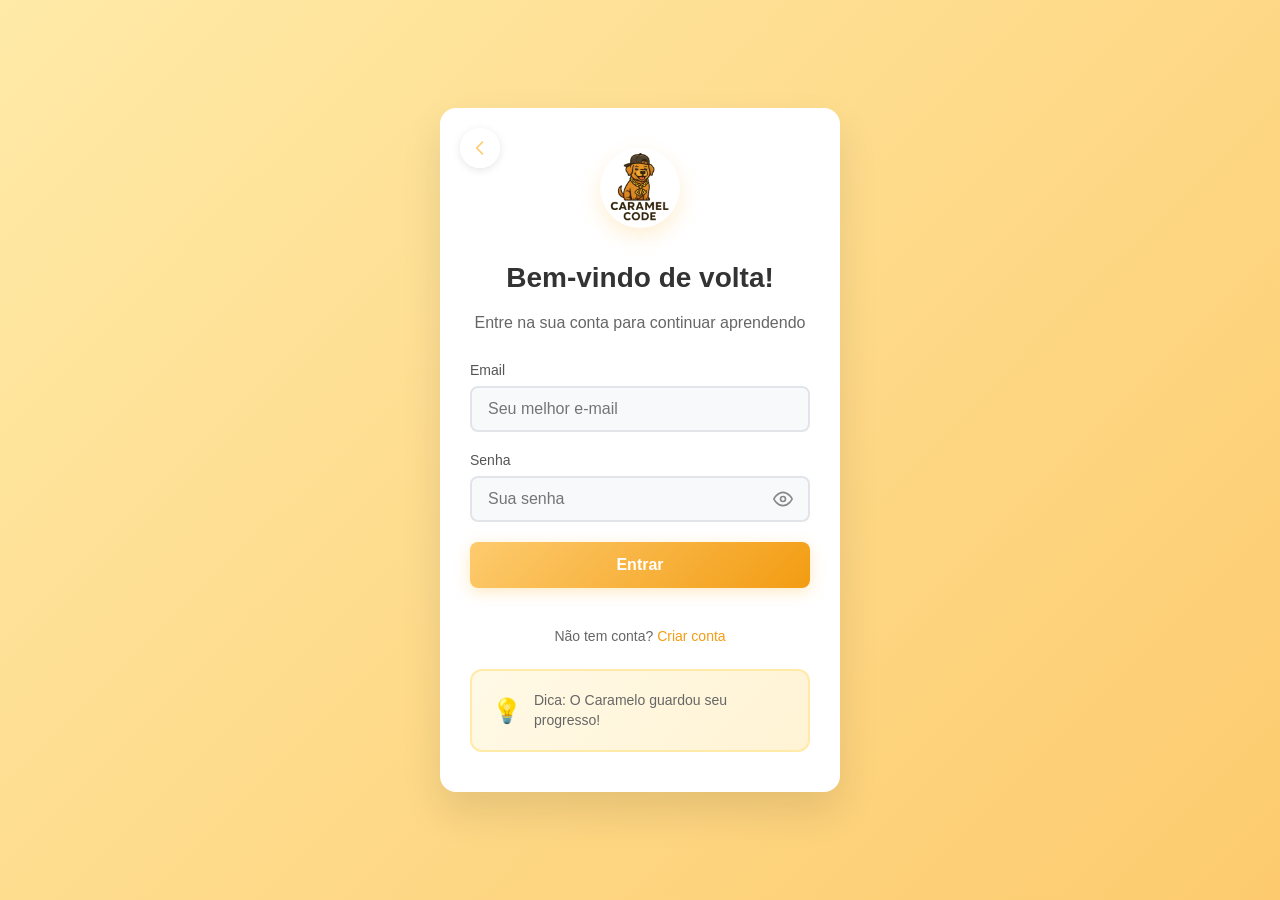
<file: login.html>
<!DOCTYPE html>
<html lang="pt-BR">

<head>
    <meta charset="UTF-8">
    <meta name="viewport" content="width=device-width, initial-scale=1.0">
    <title>Login - Caramel Code</title>
    <link rel="stylesheet" href="css/theme.css">
    <link rel="stylesheet" href="css/login.css">
    <link rel="stylesheet" href="css/register.css">
</head>

<body>
    <div class="login-container">
        <div class="login-card">
            <div class="back-arrow">
                <a href="index.html" class="arrow-link">
                    <svg viewBox="0 0 24 24" fill="none" stroke="currentColor">
                        <path stroke-linecap="round" stroke-linejoin="round" stroke-width="2" d="M15 19l-7-7 7-7" />
                    </svg>
                </a>
            </div>

            <div class="logo-section">
                <img src="img/logo.png" alt="Caramelo" class="logo">
            </div>

            <h2 class="login-title">Bem-vindo de volta!</h2>
            <p class="subtitle">Entre na sua conta para continuar aprendendo</p>

            <form class="login-form">
                <div class="form-group">
                    <label for="email">Email</label>
                    <input type="email" id="email" name="email" placeholder="Seu melhor e-mail" required>
                </div>

                <div class="form-group">
                    <label for="password">Senha</label>
                    <div class="password-wrapper">
                        <input type="password" id="password" name="password" placeholder="Sua senha" required>
                        <button type="button" class="password-toggle" id="togglePassword">
                            <svg class="eye-icon" viewBox="0 0 24 24" fill="none" stroke="currentColor" stroke-width="2" stroke-linecap="round" stroke-linejoin="round">
                                <path d="M1 12s4-8 11-8 11 8 11 8-4 8-11 8-11-8-11-8z"></path>
                                <circle cx="12" cy="12" r="3"></circle>
                            </svg>
                        </button>
                    </div>
                </div>

                <button type="submit" class="login-btn register-btn">Entrar</button>
            </form>

            <div class="signup-link">
                <p>Não tem conta? <a href="register.html">Criar conta</a></p>
            </div>

            <div class="tip-section">
                <div class="tip-icon">💡</div>
                <p class="tip-text">Dica: O Caramelo guardou seu progresso!</p>
            </div>
        </div>
    </div>

    <script src="js/app.js"></script>
    <script src="js/database_json.js"></script>
    <script src="js/login.js"></script>
</body>

</html>
</file>
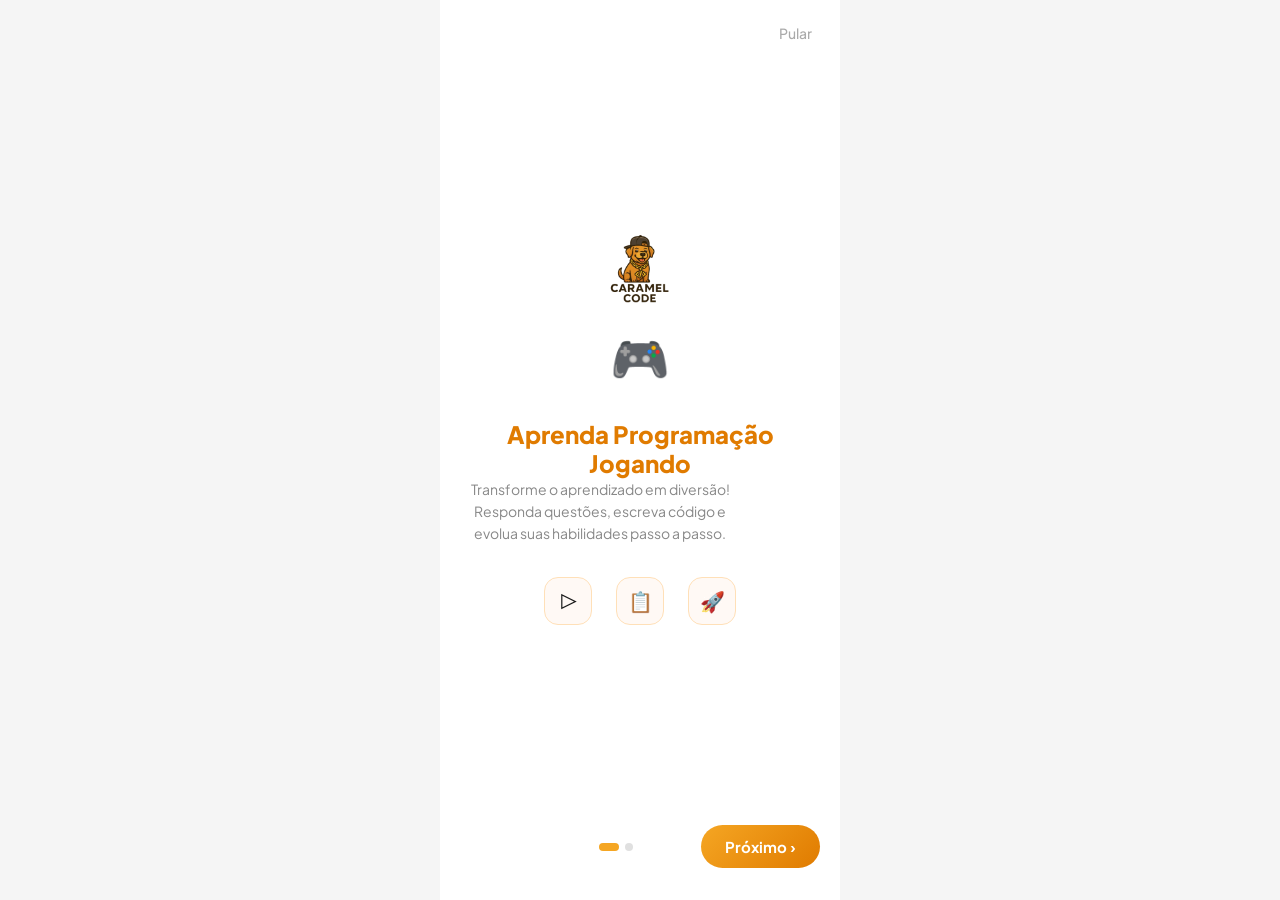
<file: onboarding.html>
<!DOCTYPE html>
<html lang="pt-BR">

<head>
    <meta charset="UTF-8">
    <meta name="viewport" content="width=device-width, initial-scale=1.0">
    <title>Bem-vindo - Caramel Code</title>
    <link rel="stylesheet" href="css/theme.css">
    <link rel="stylesheet" href="css/onboarding.css">
</head>

<body>

    <div class="ob-shell">
        <div class="ob-top-bar">
            <button class="ob-skip-btn" id="skipBtn">Pular</button>
        </div>

        <!-- Tela 1: Apresentação -->
        <div class="ob-screen ob-screen-1 active" id="screen1">
            <div class="ob-hero">
                <img src="img/logo.png" alt="Caramelo" class="ob-logo">
                <div class="ob-controller">🎮</div>
            </div>
            <div>
                <h1 class="ob-title">Aprenda Programação Jogando</h1>
                <p class="ob-subtitle">Transforme o aprendizado em diversão! Responda questões, escreva código e evolua
                    suas habilidades passo a passo.</p>
            </div>
            <div class="ob-features">
                <div class="ob-feature-icon">▷</div>
                <div class="ob-feature-icon">📋</div>
                <div class="ob-feature-icon">🚀</div>
            </div>
        </div>

        <!-- Tela 2: Nível -->
        <div class="ob-screen ob-screen-2" id="screen2">
            <div class="ob-level-header">
                <img src="img/logo.png" alt="Caramelo" class="ob-level-logo">
                <h2 class="ob-level-title">Qual seu nível?</h2>
                <p style="font-size:13px;color:#888;">O Caramelo quer personalizar sua jornada de aprendizado!</p>
                <div class="ob-level-sub-icon">🎯</div>
            </div>

            <div class="ob-levels">
                <div class="ob-level-card selected" id="level-iniciante" data-level="iniciante">
                    <div class="ob-level-top">
                        <span class="ob-level-emoji">🌱</span>
                        <span class="ob-level-name">Iniciante</span>
                        <span class="ob-level-badge badge-iniciante">Do zero</span>
                    </div>
                    <div class="ob-level-desc">Nunca programei - quero começar do zero absoluto</div>
                    <div class="ob-level-features">
                        <span class="ob-level-feat">Conceitos fundamentais</span>
                        <span class="ob-level-feat">Muitas explicações</span>
                        <span class="ob-level-feat">Exemplos práticos</span>
                        <span class="ob-level-feat">Ritmo tranquilo</span>
                    </div>
                </div>

                <div class="ob-level-card" id="level-intermediario" data-level="intermediario">
                    <div class="ob-level-top">
                        <span class="ob-level-emoji">🌿</span>
                        <span class="ob-level-name">Intermediário</span>
                        <span class="ob-level-badge badge-intermediario">Intermediário</span>
                    </div>
                    <div class="ob-level-desc">Já sei o básico de programação - quero me aprofundar</div>
                    <div class="ob-level-features">
                        <span class="ob-level-feat">Pula o básico</span>
                        <span class="ob-level-feat">Conceitos específicos</span>
                        <span class="ob-level-feat">Exercícios práticos</span>
                        <span class="ob-level-feat">Ritmo moderado</span>
                    </div>
                </div>

                <div class="ob-level-card" id="level-avancado" data-level="avancado">
                    <div class="ob-level-top">
                        <span class="ob-level-emoji">🌳</span>
                        <span class="ob-level-name">Avançado</span>
                        <span class="ob-level-badge badge-avancado">Avançado</span>
                    </div>
                    <div class="ob-level-desc">Já programo bem - quero desafios e reforço</div>
                    <div class="ob-level-features">
                        <span class="ob-level-feat">Exercícios desafiadores</span>
                        <span class="ob-level-feat">Tópicos avançados</span>
                        <span class="ob-level-feat">Menos explicações</span>
                        <span class="ob-level-feat">Ritmo acelerado</span>
                    </div>
                </div>
            </div>

            <div class="ob-bottom" style="padding-top:12px;">
                <button class="ob-lang-btn" id="chooseLangBtn">
                    Escolher Linguagem →
                </button>
                <div class="ob-style-tabs">
                    <button class="ob-style-tab active" data-style="progressivo">
                        <div class="ob-style-tab-icon">📖</div>
                        <div class="ob-style-tab-label">Progressivo</div>
                    </button>
                    <button class="ob-style-tab" data-style="pratico">
                        <div class="ob-style-tab-icon">&lt;/&gt;</div>
                        <div class="ob-style-tab-label">Prático</div>
                    </button>
                    <button class="ob-style-tab" data-style="gamificado">
                        <div class="ob-style-tab-icon">⚡</div>
                        <div class="ob-style-tab-label">Gamificado</div>
                    </button>
                </div>
            </div>
        </div>

        <!-- Bottom nav (tela 1) -->
        <div class="ob-bottom" id="bottomNav1">
            <div class="ob-nav-row">
                <button class="ob-prev-btn" id="prevBtn" style="visibility:hidden;">‹ Anterior</button>
                <div class="ob-dots">
                    <div class="ob-dot active" id="dot1"></div>
                    <div class="ob-dot" id="dot2"></div>
                </div>
                <button class="ob-next-btn" id="nextBtn">Próximo ›</button>
            </div>
        </div>
    </div>

    <script src="js/app.js"></script>
    <script src="js/database_json.js"></script>
    <script src="js/onboarding.js"></script>
</body>

</html>
</file>
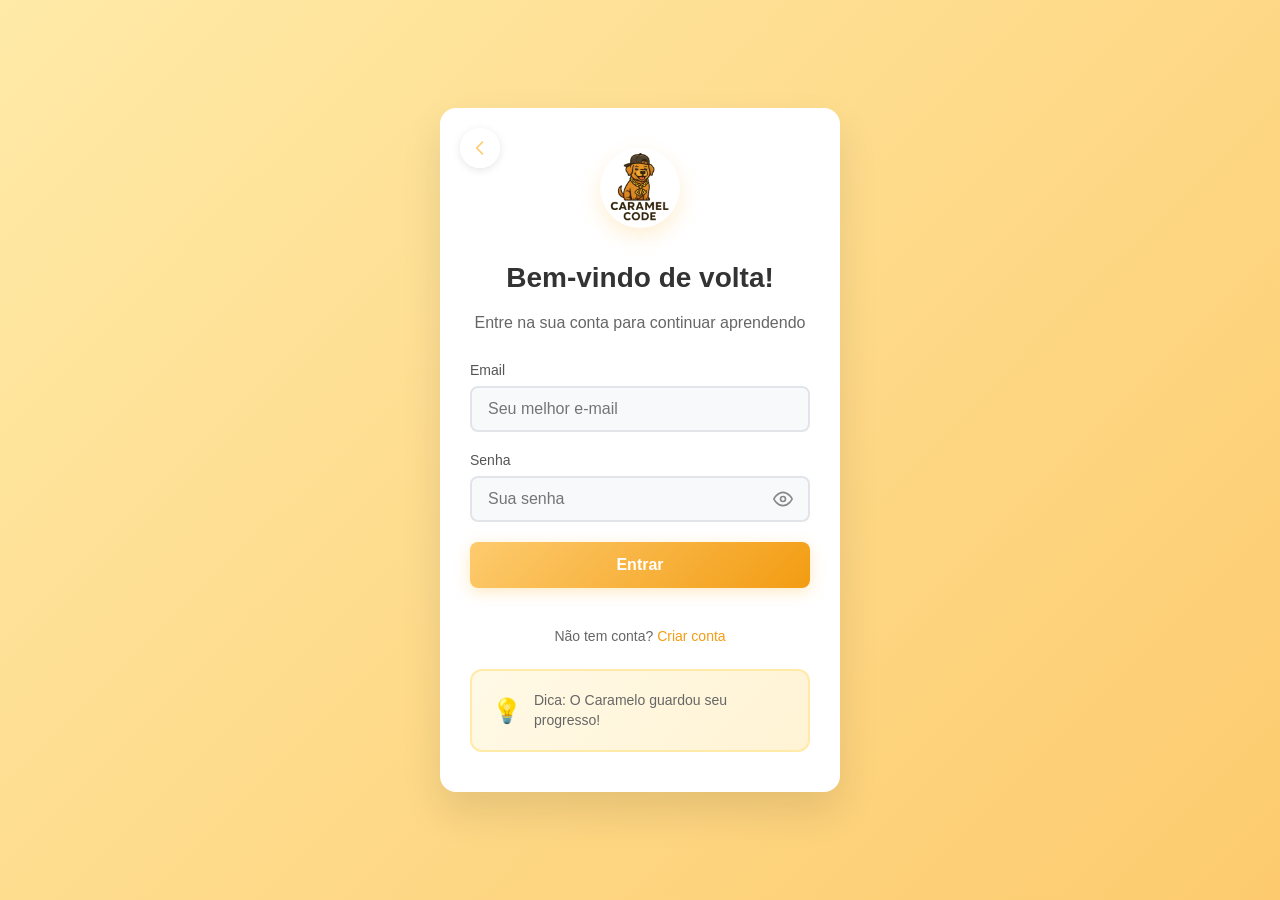
<file: profile.html>
<!DOCTYPE html>
<html lang="pt-BR">

<head>
    <meta charset="UTF-8">
    <meta name="viewport" content="width=device-width, initial-scale=1.0">
    <title>Meu Perfil - Caramel Code</title>
    <link rel="stylesheet" href="css/theme.css">
    <link rel="stylesheet" href="css/pages.css">
</head>

<body>
    <div class="app-shell">
        <header class="page-header">
            <button class="back-btn" onclick="history.back()">
                <svg viewBox="0 0 24 24" fill="none" stroke="currentColor" stroke-width="2.2" stroke-linecap="round"
                    stroke-linejoin="round">
                    <path d="M15 19l-7-7 7-7" />
                </svg>
            </button>
            <span class="page-title">Meu Perfil</span>
            <button class="page-action-btn" id="editToggleBtn">
                <svg viewBox="0 0 24 24" fill="none" stroke="currentColor" stroke-width="2" stroke-linecap="round"
                    stroke-linejoin="round">
                    <path d="M11 4H4a2 2 0 0 0-2 2v14a2 2 0 0 0 2 2h14a2 2 0 0 0 2-2v-7" />
                    <path d="M18.5 2.5a2.121 2.121 0 0 1 3 3L12 15l-4 1 1-4 9.5-9.5z" />
                </svg>
                Editar
            </button>
        </header>

        <div class="page-content">
            <!-- View mode -->
            <div id="viewMode">
                <div class="card profile-card">
                    <div class="avatar-circle" id="avatarCircle">-</div>
                    <div class="profile-name" id="profileName">Carregando...</div>
                    <div class="profile-email" id="profileEmail">...</div>
                    <div class="profile-badges">
                        <span class="profile-badge" id="profileLevel">Nível 1</span>
                        <span class="profile-badge-sep">•</span>
                        <span class="profile-badge" id="profileMedalhas">0 medalhas</span>
                    </div>
                    <div style="margin-top: 16px;">
                        <button onclick="if(confirm('Deseja realmente sair da sua conta?')){ localStorage.removeItem('caramel_user'); window.location.href='api/logout.php'; }" style="background: rgba(239, 68, 68, 0.1); color: #ef4444; border: 1px solid rgba(239, 68, 68, 0.2); border-radius: 20px; padding: 6px 16px; font-size: 13px; font-weight: 600; cursor: pointer; transition: all 0.2s; font-family: 'Plus Jakarta Sans', sans-serif;">
                            Sair da conta
                        </button>
                    </div>
                </div>

                <div class="card stats-card">
                    <div class="stats-card-title">
                        <span>🏆</span> Estatísticas
                    </div>
                    <div class="stats-grid-2">
                        <div class="stat-cell">
                            <div class="stat-cell-icon-val">
                                <span class="stat-cell-icon">
                                    <svg width="20" height="20" viewBox="0 0 24 24" fill="none"
                                        xmlns="http://www.w3.org/2000/svg">
                                        <circle cx="12" cy="12" r="10" fill="#F5A623" stroke="#E07B00"
                                            stroke-width="2" />
                                        <path
                                            d="M12 7V17M9 10H13.5C14.3284 10 15 10.6716 15 11.5C15 12.3284 14.3284 13 13.5 13H10.5C9.67157 13 9 13.6716 9 14.5C9 15.3284 9.67157 16 10.5 16H15"
                                            stroke="white" stroke-width="2" stroke-linecap="round" />
                                    </svg>
                                </span>
                                <span class="stat-cell-val orange" id="statMoedas">--</span>
                            </div>
                            <span class="stat-cell-label">Moedas</span>
                        </div>
                        <div class="stat-cell">
                            <div class="stat-cell-icon-val">
                                <span class="stat-cell-icon">🔥</span>
                                <span class="stat-cell-val red" id="statDias">--</span>
                            </div>
                            <span class="stat-cell-label">Dias seguidos</span>
                        </div>
                        <div class="stat-cell">
                            <div class="stat-cell-icon-val">
                                <span class="stat-cell-icon">⭐</span>
                                <span class="stat-cell-val" id="statXP">--</span>
                            </div>
                            <span class="stat-cell-label">XP Total</span>
                        </div>
                        <div class="stat-cell">
                            <div class="stat-cell-icon-val">
                                <span class="stat-cell-icon">🎯</span>
                                <span class="stat-cell-val green" id="statPrecisao">0%</span>
                            </div>
                            <span class="stat-cell-label">Precisão</span>
                        </div>
                    </div>
                    <div class="profile-member-since">
                        📅 Membro desde <span id="memberSince">--</span>
                    </div>
            </div>

            <!-- Edit mode -->
            <div id="editMode" style="display:none;">
                <div class="card">
                    <div class="edit-form">
                        <div style="text-align:center;padding:12px 0 4px;">
                            <div class="avatar-circle" id="editAvatarCircle" style="margin:0 auto;">C</div>
                        </div>
                        <div class="form-group">
                            <label class="form-label">Nome completo</label>
                            <input class="form-input" type="text" id="editName" placeholder="Seu nome">
                        </div>
                        <div class="form-group">
                            <label class="form-label">E-mail</label>
                            <input class="form-input" type="email" id="editEmail" placeholder="Seu e-mail">
                        </div>
                        <div class="form-group">
                            <label class="form-label">Nova senha (deixe vazio para manter)</label>
                            <input class="form-input" type="password" id="editPassword" placeholder="••••••••">
                        </div>
                        <button class="save-btn" id="saveProfileBtn">Salvar alterações</button>
                    </div>
                </div>
            </div>
        </div>
    </div>

    <script src="js/app.js"></script>
    <script src="js/database_json.js"></script>
    <script src="js/profile.js"></script>
</body>

</html>
</file>
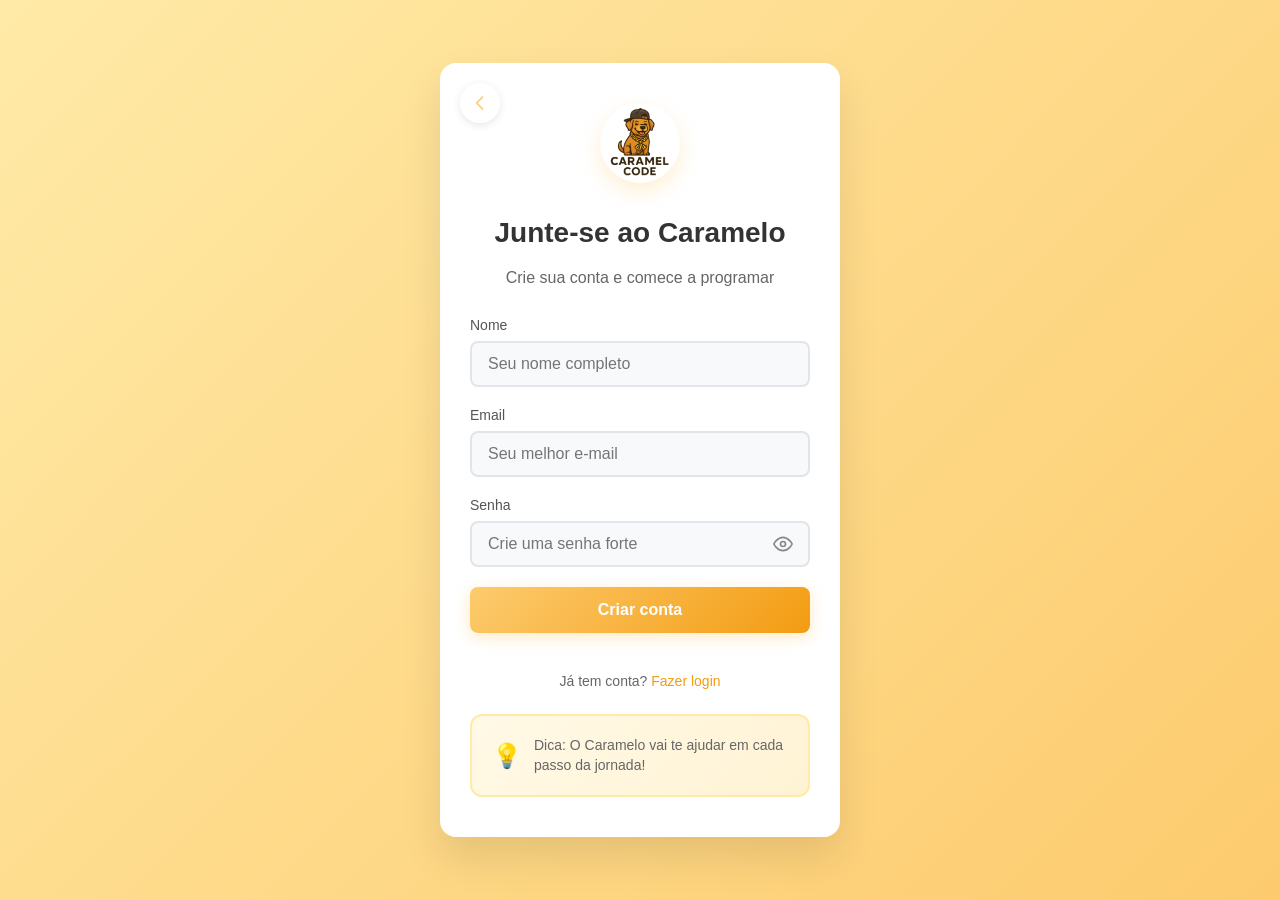
<file: register.html>
<!DOCTYPE html>
<html lang="pt-BR">

<head>
    <meta charset="UTF-8">
    <meta name="viewport" content="width=device-width, initial-scale=1.0">
    <title>Cadastro - Caramel Code</title>
    <link rel="stylesheet" href="css/theme.css">
    <link rel="stylesheet" href="css/login.css">
    <link rel="stylesheet" href="css/register.css">
</head>

<body>
    <div class="login-container">
        <div class="login-card">
            <div class="back-arrow">
                <a href="index.html" class="arrow-link">
                    <svg viewBox="0 0 24 24" fill="none" stroke="currentColor">
                        <path stroke-linecap="round" stroke-linejoin="round" stroke-width="2" d="M15 19l-7-7 7-7" />
                    </svg>
                </a>
            </div>

            <div class="logo-section">
                <img src="img/logo.png" alt="Caramelo" class="logo">
            </div>

            <h2 class="login-title">Junte-se ao Caramelo</h2>
            <p class="subtitle">Crie sua conta e comece a programar</p>

            <form class="login-form">
                <div class="form-group">
                    <label for="name">Nome</label>
                    <input type="text" id="name" name="name" placeholder="Seu nome completo" required>
                </div>

                <div class="form-group">
                    <label for="email">Email</label>
                    <input type="email" id="email" name="email" placeholder="Seu melhor e-mail" required>
                </div>

                <div class="form-group">
                    <label for="password">Senha</label>
                    <div class="password-wrapper">
                        <input type="password" id="password" name="password" placeholder="Crie uma senha forte" required>
                        <button type="button" class="password-toggle" id="togglePassword">
                            <svg class="eye-icon" viewBox="0 0 24 24" fill="none" stroke="currentColor" stroke-width="2" stroke-linecap="round" stroke-linejoin="round">
                                <path d="M1 12s4-8 11-8 11 8 11 8-4 8-11 8-11-8-11-8z"></path>
                                <circle cx="12" cy="12" r="3"></circle>
                            </svg>
                        </button>
                    </div>
                </div>

                <button type="submit" class="login-btn register-btn">Criar conta</button>
            </form>

            <div class="signup-link">
                <p>Já tem conta? <a href="login.html">Fazer login</a></p>
            </div>

            <div class="tip-section">
                <div class="tip-icon">💡</div>
                <p class="tip-text">Dica: O Caramelo vai te ajudar em cada passo da jornada!</p>
            </div>
        </div>
    </div>

    <script src="js/app.js"></script>
    <script src="js/database_json.js"></script>
    <script src="js/register.js"></script>
</body>

</html>
</file>
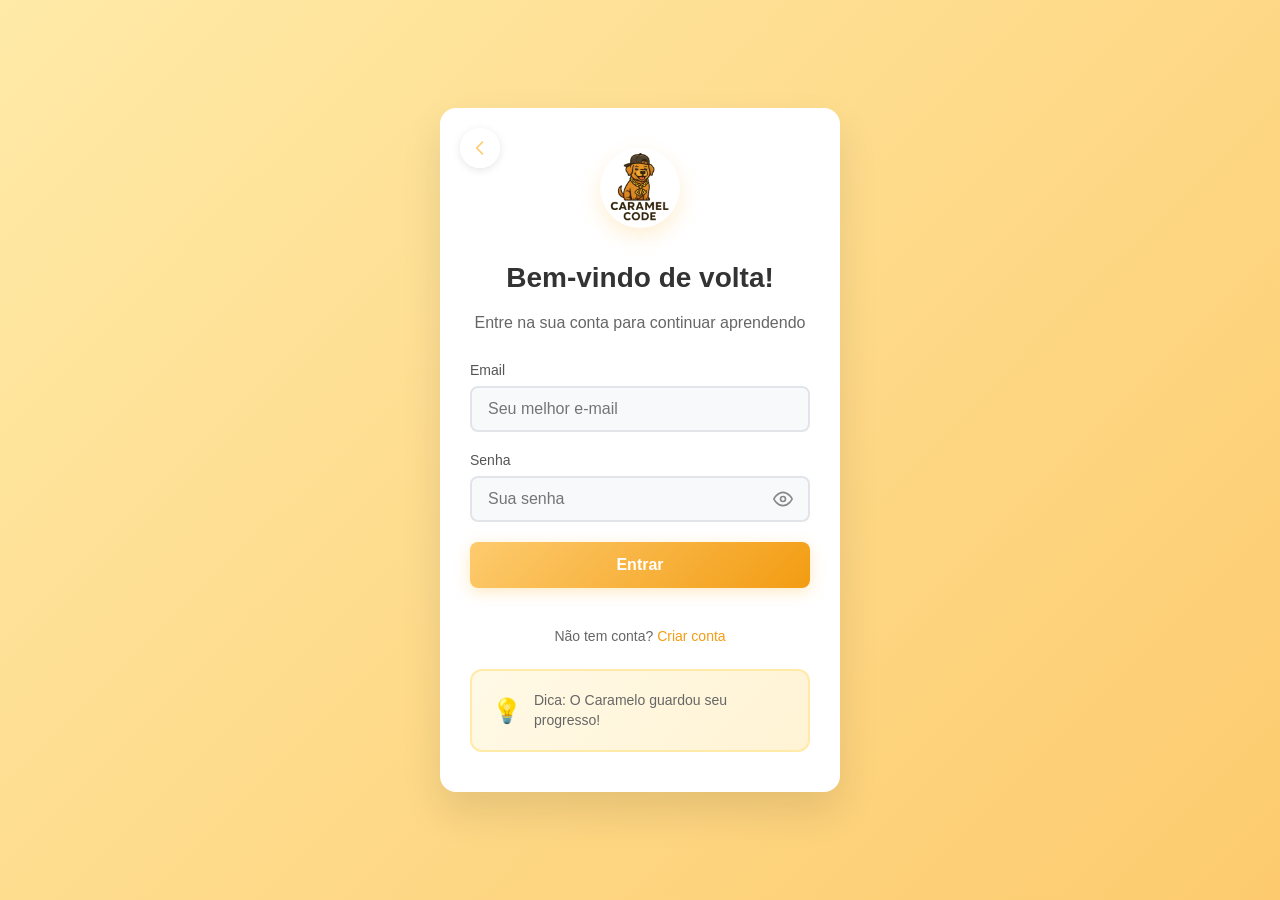
<file: settings.html>
<!DOCTYPE html>
<html lang="pt-BR">

<head>
    <meta charset="UTF-8">
    <meta name="viewport" content="width=device-width, initial-scale=1.0">
    <title>Configurações - Caramel Code</title>
    <link rel="stylesheet" href="css/theme.css">
    <link rel="stylesheet" href="css/pages.css">
    <script>
        window.APP_VERSION = '1.0.0'; // Definir padrão para não quebrar
    </script>

</head>

<body>
    <div class="app-shell">
        <header class="page-header">
            <button class="back-btn" onclick="history.back()">
                <svg viewBox="0 0 24 24" fill="none" stroke="currentColor" stroke-width="2.2" stroke-linecap="round"
                    stroke-linejoin="round">
                    <path d="M15 19l-7-7 7-7" />
                </svg>
            </button>
            <span class="page-title">Configurações</span>
            <span class="page-version">v:<span id="appVersion">?</span></span>
        </header>

        <div class="page-content">
            <div class="card">
                <div class="settings-section">
                    <div class="settings-section-title">
                        <span>🎨</span> Aparência
                    </div>
                    <div class="settings-row">
                        <div class="settings-row-left">
                            <div class="settings-row-label">Tema Escuro</div>
                            <div class="settings-row-sub">Alternar entre tema claro e escuro</div>
                        </div>
                        <button class="toggle" id="toggleDark" aria-label="Tema escuro"></button>
                    </div>
                    <div class="settings-row">
                        <div class="settings-row-left">
                            <div class="settings-row-label">Reduzir Animações</div>
                            <div class="settings-row-sub">Para melhor performance</div>
                        </div>
                        <button class="toggle" id="toggleAnimations" aria-label="Reduzir animações"></button>
                    </div>
                </div>
            </div>

            <div class="card">
                <div class="settings-section">
                    <div class="settings-section-title">
                        <span>🔔</span> Notificações
                    </div>
                    <div class="settings-row">
                        <div class="settings-row-left">
                            <div class="settings-row-label">Notificações Gerais</div>
                            <div class="settings-row-sub">Receber notificações do app</div>
                        </div>
                        <button class="toggle on" id="toggleNotif" aria-label="Notificações gerais"></button>
                    </div>
                    <div class="settings-row">
                        <div class="settings-row-left">
                            <div class="settings-row-label">Lembrete Diário</div>
                            <div class="settings-row-sub">Lembrar de estudar todos os dias</div>
                        </div>
                        <button class="toggle on" id="toggleLembrete" aria-label="Lembrete diário"></button>
                    </div>
                    <div class="settings-row">
                        <div class="settings-row-left">
                            <div class="settings-row-label">Novas Conquistas</div>
                            <div class="settings-row-sub">Quando ganhar medalhas</div>
                        </div>
                        <button class="toggle on" id="toggleConquistas" aria-label="Novas conquistas"></button>
                    </div>
                    <div class="settings-row">
                        <div class="settings-row-left">
                            <div class="settings-row-label">Relatórios por Email</div>
                            <div class="settings-row-sub">Receber progresso semanal</div>
                        </div>
                        <button class="toggle" id="toggleEmail" aria-label="Relatórios por email"></button>
                    </div>
                </div>
            </div>

            <div class="card">
                <div class="settings-section">
                    <div class="settings-section-title">
                        <span>🔊</span> Som e Vibração
                    </div>
                    <div class="settings-row">
                        <div class="settings-row-left">
                            <div class="settings-row-label">Sons</div>
                            <div class="settings-row-sub">Efeitos sonoros do app</div>
                        </div>
                        <button class="toggle on" id="toggleSons" aria-label="Sons"></button>
                    </div>
                    <div class="settings-row">
                        <div class="settings-row-left">
                            <div class="settings-row-label">Vibração</div>
                            <div class="settings-row-sub">Feedback tátil (apenas mobile)</div>
                        </div>
                        <button class="toggle on" id="toggleVibracao" aria-label="Vibração"></button>
                    </div>
                </div>
            </div>

            <div class="card">
                <div class="settings-section">
                    <div class="settings-section-title">
                        <span>💾</span> Dados e Backup
                    </div>
                    <div class="settings-row">
                        <div class="settings-row-left">
                            <div class="settings-row-label">Salvamento Automático</div>
                            <div class="settings-row-sub">Salvar progresso automaticamente</div>
                        </div>
                        <button class="toggle on" id="toggleAutoSave" aria-label="Salvamento automático"></button>
                    </div>
                    <div class="settings-row">
                        <div class="settings-row-left">
                            <div class="settings-row-label">Exportar Dados</div>
                            <div class="settings-row-sub">Baixar backup em JSON</div>
                        </div>
                        <button class="page-action-btn" id="exportBtn" style="font-size:13px;">Exportar</button>
                    </div>
                    <div class="settings-row">
                        <div class="settings-row-left">
                            <div class="settings-row-label" style="color:#ef4444;">Sair da conta</div>
                            <div class="settings-row-sub">Desconectar do dispositivo</div>
                        </div>
                        <button class="page-action-btn" id="logoutBtn"
                            style="color:#ef4444;font-size:13px;">Sair</button>
                    </div>
                </div>
            </div>
        </div>
    </div>

    <script src="js/app.js"></script>
    <script src="js/database_json.js"></script>
    <script src="js/settings.js"></script>
</body>

</html>
</file>
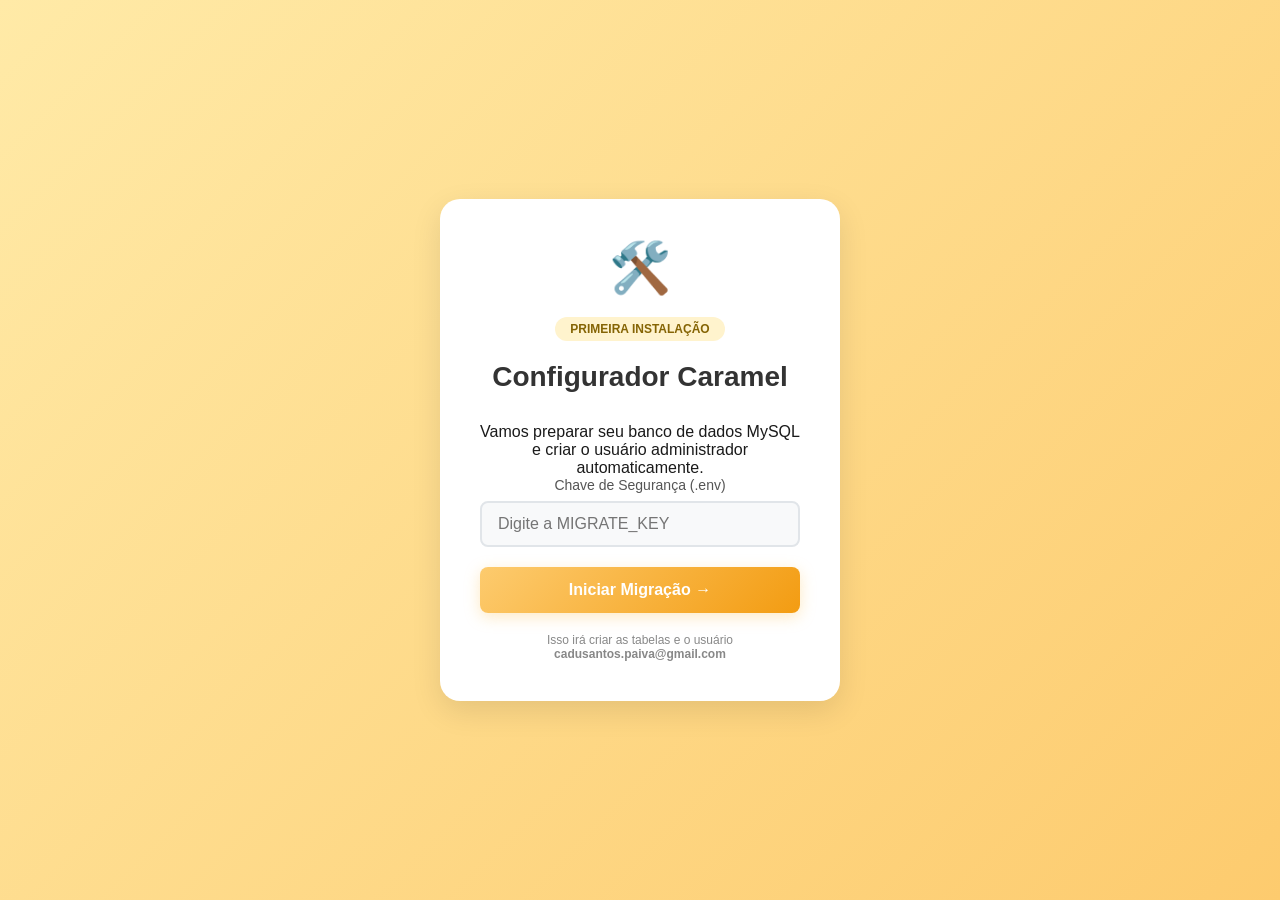
<file: setup.html>
<!DOCTYPE html>
<html lang="pt-BR">
<head>
    <meta charset="UTF-8">
    <meta name="viewport" content="width=device-width, initial-scale=1.0">
    <title>Configuração Inicial - Caramel Code</title>
    <link rel="stylesheet" href="css/theme.css">
    <link rel="stylesheet" href="css/login.css">
    <style>
        .setup-card {
            max-width: 500px;
            margin: 50px auto;
            background: white;
            padding: 40px;
            border-radius: 20px;
            box-shadow: 0 10px 30px rgba(0,0,0,0.1);
            text-align: center;
        }
        .setup-icon {
            font-size: 50px;
            margin-bottom: 20px;
        }
        .status-badge {
            display: inline-block;
            padding: 5px 15px;
            border-radius: 20px;
            font-size: 12px;
            font-weight: bold;
            margin-bottom: 20px;
            background: #fff3cd;
            color: #856404;
        }
    </style>
</head>
<body>
    <div class="login-container">
        <div class="setup-card">
            <div class="setup-icon">🛠️</div>
            <div class="status-badge">PRIMEIRA INSTALAÇÃO</div>
            <h2 class="login-title">Configurador Caramel</h2>
            <p class="subtitle">Vamos preparar seu banco de dados MySQL e criar o usuário administrador automaticamente.</p>
            
            <form action="migrate.php" method="POST" class="login-form">
                <div class="form-group">
                    <label for="key">Chave de Segurança (.env)</label>
                    <input type="password" id="key" name="key" placeholder="Digite a MIGRATE_KEY" required>
                </div>
                
                <button type="submit" class="login-btn register-btn">Iniciar Migração →</button>
            </form>
            
            <p style="font-size: 12px; color: #888; margin-top: 20px;">
                Isso irá criar as tabelas e o usuário <strong>cadusantos.paiva@gmail.com</strong>
            </p>
        </div>
    </div>
</body>
</html>
</file>
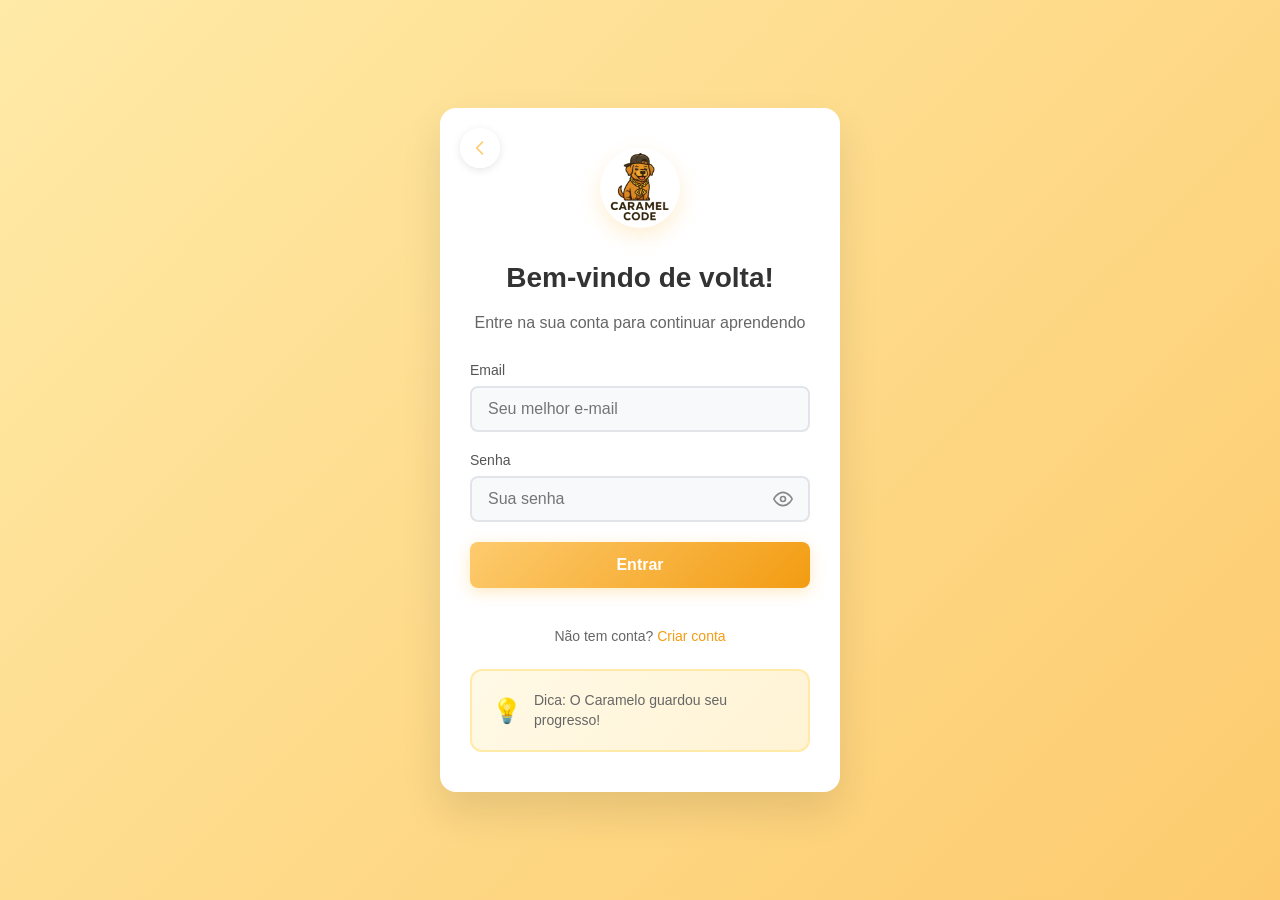
<file: study.html>
<!doctype html>
<html lang="pt-BR">
  <head>
    <meta charset="UTF-8" />
    <meta name="viewport" content="width=device-width, initial-scale=1.0" />
    <title>Estudando - Caramel Code</title>
    <link rel="stylesheet" href="css/theme.css" />
    <link rel="stylesheet" href="css/pages.css" />
    <style>
      .study-header {
        padding: 16px;
        display: flex;
        align-items: center;
        gap: 12px;
        background: var(--bg-primary);
      }

      .study-progress-container {
        flex: 1;
        height: 10px;
        background: #eee;
        border-radius: 20px;
        overflow: hidden;
        position: relative;
      }

      .study-progress-fill {
        height: 100%;
        background: var(--accent);
        width: 0%;
        transition: width 0.3s;
        border-radius: 20px;
      }

      .study-counter {
        font-size: 13px;
        font-weight: 700;
        color: var(--text-muted);
        min-width: 30px;
        text-align: center;
      }

      .study-coins {
        display: flex;
        align-items: center;
        gap: 4px;
        background: #fff3e0;
        padding: 4px 10px;
        border-radius: 100px;
        font-size: 12px;
        font-weight: 700;
        color: #a16207;
      }

      body.dark .study-coins {
        background: #2d2417;
        color: #f5a623;
      }

      .timer-banner {
        background: #fffdf0;
        border: 1.5px solid #fde68a;
        border-radius: 12px;
        margin: 0 16px 16px;
        padding: 10px 14px;
        display: flex;
        justify-content: space-between;
        align-items: center;
      }

      body.dark .timer-banner {
        background: #1e293b;
        border-color: #334155;
      }

      .timer-left {
        display: flex;
        align-items: center;
        gap: 6px;
        font-size: 13px;
        font-weight: 700;
        color: #a16207;
      }

      body.dark .timer-left {
        color: #f5a623;
      }

      .timer-right {
        font-size: 12px;
        font-weight: 600;
        color: var(--text-secondary);
        display: flex;
        align-items: center;
        gap: 4px;
      }

      .timer-bar-bg {
        height: 6px;
        background: rgba(0, 0, 0, 0.05);
        border-radius: 10px;
        margin-top: 8px;
        overflow: hidden;
        width: 100%;
      }

      .timer-bar-fill {
        height: 100%;
        background: #facc15;
        width: 100%;
        transition: width 1s linear;
      }

      .question-card {
        background: var(--bg-card);
        border-radius: 24px;
        border: 1.5px solid var(--border);
        margin: 0 16px 16px;
        padding: 24px;
        position: relative;
      }

      .difficulty-badge {
        display: inline-flex;
        align-items: center;
        gap: 6px;
        background: #f0fdf4;
        color: #166534;
        padding: 4px 10px;
        border-radius: 100px;
        font-size: 12px;
        font-weight: 700;
        margin-bottom: 16px;
      }

      body.dark .difficulty-badge {
        background: #064e3b;
        color: #34d399;
      }

      .difficulty-dot {
        width: 8px;
        height: 8px;
        border-radius: 50%;
        background: #22c55e;
      }

      .question-text {
        font-size: 18px;
        font-weight: 800;
        color: var(--text-primary);
        line-height: 1.4;
        margin-bottom: 10px;
      }

      .question-sub {
        font-size: 14px;
        color: var(--text-secondary);
        margin-bottom: 24px;
      }

      .options-list {
        display: flex;
        flex-direction: column;
        gap: 12px;
      }

      .option-btn {
        background: var(--bg-primary);
        border: 1.5px solid var(--border);
        border-radius: 16px;
        padding: 16px;
        display: flex;
        flex-direction: column;
        gap: 4px;
        cursor: pointer;
        transition: all 0.2s;
        text-align: left;
        width: 100%;
      }

      .option-header {
        display: flex;
        align-items: center;
        gap: 12px;
        width: 100%;
      }

      .option-check {
        width: 22px;
        height: 22px;
        border-radius: 50%;
        border: 2px solid var(--border);
        flex-shrink: 0;
      }

      .option-text {
        font-size: 15px;
        font-weight: 600;
        color: var(--text-primary);
      }

      .option-explanation {
        font-size: 12px;
        color: var(--text-secondary);
        margin-left: 34px;
        display: none;
        white-space: pre-line;
        line-height: 1.4;
      }

      .option-btn.selected {
        border-color: var(--accent);
        background: #fff9f0;
      }

      body.dark .option-btn.selected {
        background: #2d2417;
      }

      .option-btn.correct {
        border-color: #22c55e;
        background: #f0fdf4;
      }

      body.dark .option-btn.correct {
        background: #064e3b;
      }

      .option-btn.wrong {
        border-color: #ef4444;
        background: #fef2f2;
      }

      body.dark .option-btn.wrong {
        background: #450a0a;
      }

      .option-btn.selected .option-check {
        border-color: var(--accent);
        background: var(--accent);
        box-shadow: inset 0 0 0 4px #fff;
      }

      .study-footer {
        position: fixed;
        bottom: 0;
        left: 0;
        right: 0;
        max-width: 400px;
        margin: 0 auto;
        padding: 16px;
        display: flex;
        align-items: center;
        gap: 12px;
        border-top: 1px solid var(--border);
        background: var(--bg-primary);
        z-index: 100;
      }

      .hint-btn {
        background: none;
        border: none;
        color: var(--accent);
        font-size: 14px;
        font-weight: 700;
        display: flex;
        align-items: center;
        gap: 6px;
        cursor: pointer;
      }

      .answer-btn,
      .next-btn {
        flex: 1;
        padding: 14px;
        border: none;
        border-radius: 14px;
        font-size: 16px;
        font-weight: 700;
        cursor: pointer;
        transition: all 0.2s;
        display: flex;
        align-items: center;
        justify-content: center;
        gap: 8px;
      }

      .answer-btn {
        background: #fbcfe8;
        color: #fff;
      }

      .answer-btn.ready {
        background: linear-gradient(135deg, #f5a623, #e07b00);
      }

      .next-btn {
        background: #064e3b;
        color: #fff;
        display: none;
      }

      .summary-overlay {
        position: fixed;
        inset: 0;
        background: rgba(0, 0, 0, 0.5);
        backdrop-filter: blur(6px);
        -webkit-backdrop-filter: blur(6px);
        z-index: 200;
        display: none;
        flex-direction: column;
        align-items: center;
        justify-content: center;
        padding: 24px;
      }

      .summary-overlay.active {
        display: flex;
      }

      .summary-card {
        background: var(--bg-primary);
        border-radius: 28px;
        padding: 40px 32px;
        max-width: 380px;
        width: 100%;
        display: flex;
        flex-direction: column;
        align-items: center;
        text-align: center;
        box-shadow: 0 20px 60px rgba(0, 0, 0, 0.3);
        animation: summaryIn 0.3s ease-out;
      }

      @keyframes summaryIn {
        from { opacity: 0; transform: scale(0.92) translateY(12px); }
        to   { opacity: 1; transform: scale(1) translateY(0); }
      }

      .summary-logo {
        font-size: 64px;
        line-height: 1;
        margin-bottom: 4px;
      }

      .summary-title {
        font-size: 26px;
        font-weight: 800;
        color: var(--text-primary);
        margin-bottom: 4px;
      }

      .summary-subtitle {
        font-size: 14px;
        color: var(--text-muted);
        margin-bottom: 28px;
        max-width: 260px;
        line-height: 1.5;
      }

      .summary-rewards {
        display: flex;
        gap: 12px;
        margin-bottom: 32px;
        width: 100%;
      }

      .summary-box {
        flex: 1;
        background: var(--bg-secondary, #f5f5f5);
        border-radius: 16px;
        padding: 18px 12px;
        display: flex;
        flex-direction: column;
        align-items: center;
        gap: 2px;
      }

      .summary-box-val {
        font-size: 22px;
        font-weight: 800;
        color: #f5a623;
      }

      .summary-box.xp .summary-box-val {
        color: #8b5cf6;
      }

      .summary-box-label {
        font-size: 12px;
        color: var(--text-muted);
        font-weight: 600;
        text-transform: uppercase;
        letter-spacing: 0.5px;
      }

      .continue-btn {
        width: 100%;
        padding: 16px;
        background: linear-gradient(135deg, #f97316, #ea580c);
        color: #fff;
        border: none;
        border-radius: 14px;
        font-size: 16px;
        font-weight: 700;
        cursor: pointer;
        transition: transform 0.15s, box-shadow 0.15s;
      }

      .continue-btn:hover {
        transform: translateY(-1px);
        box-shadow: 0 8px 24px rgba(249, 115, 22, 0.3);
      }
    </style>
  </head>

  <body>
    <div class="app-shell">
      <header class="study-header">
        <button
          class="back-btn"
          onclick="
            if (typeof confirmExit === 'function') {
              confirmExit();
            } else {
              if (confirm('Deseja realmente sair da fase?')) {
                const urlParams = new URLSearchParams(window.location.search);
                const trail = urlParams.get('trail') || 'html';
                window.location.href = 'course.html?trail=' + trail;
              }
            }
          "
        >
          <svg
            viewBox="0 0 24 24"
            fill="none"
            stroke="currentColor"
            stroke-width="2.2"
          >
            <path d="M15 19l-7-7 7-7" />
          </svg>
        </button>
        <div class="study-progress-container">
          <div class="study-progress-fill" id="questionProgressFill"></div>
        </div>
        <div class="study-counter" id="questionCounter">...</div>
        <div class="study-coins">
          <svg
            width="18"
            height="18"
            viewBox="0 0 24 24"
            fill="none"
            xmlns="http://www.w3.org/2000/svg"
          >
            <circle
              cx="12"
              cy="12"
              r="10"
              fill="#F5A623"
              stroke="#E07B00"
              stroke-width="2"
            />
            <path
              d="M12 7V17M9 10H13.5C14.3284 10 15 10.6716 15 11.5C15 12.3284 14.3284 13 13.5 13H10.5C9.67157 13 9 13.6716 9 14.5C9 15.3284 9.67157 16 10.5 16H15"
              stroke="white"
              stroke-width="2"
              stroke-linecap="round"
            />
          </svg>
          <span id="currentCoins">...</span>
        </div>
      </header>

      <div class="timer-banner">
        <div class="timer-left">
          <span>⏱️</span> Tempo restante: <span id="timeLeft">30s</span>
        </div>
        <div class="timer-right"><span>✨</span> Bônus por velocidade</div>
        <div style="position: absolute; bottom: 0; left: 16px; right: 16px">
          <div class="timer-bar-bg">
            <div class="timer-bar-fill" id="timerBar"></div>
          </div>
        </div>
      </div>

      <div
        class="page-content"
        style="padding-top: 10px; padding-bottom: 120px"
      >
        <div class="question-card">
          <div class="difficulty-badge" id="difficultyBadge">
            <div class="difficulty-dot"></div>
            Fácil
          </div>
          <div
            class="question-title"
            id="phaseTitle"
            style="font-size: 16px; font-weight: 700; margin-bottom: 6px"
          >
            Carregando...
          </div>
          <div class="question-text" id="qText">...</div>
          <div class="question-sub" id="qSub">...</div>

          <div
            id="hintText"
            style="
              display: none;
              background: #fffbeb;
              border: 1.5px dashed #fcd34d;
              border-radius: 12px;
              padding: 12px;
              margin-bottom: 20px;
              font-size: 13px;
              color: #92400e;
              font-weight: 600;
            "
          >
            💡 Dica: <span id="hintContent"></span>
          </div>

          <div class="options-list" id="optionsList"></div>
        </div>
      </div>

      <footer
        class="study-footer"
        id="studyFooter"
        style="
          background: var(--bg-card);
          border-top: 1.5px solid var(--border);
          box-shadow: 0 -10px 30px rgba(0, 0, 0, 0.03);
        "
      >
        <!-- Agrupador de botões de ação (Responder/Dica/Eliminar) -->
        <div
          id="actionButtons"
          style="display: flex; flex-direction: column; gap: 12px; width: 100%"
        >
          <div style="display: flex; gap: 10px; width: 100%">
            <button
              class="hint-btn"
              id="hintBtn"
              style="
                flex: 1;
                justify-content: center;
                background: #fffbeb;
                border: 1px solid #fef3c7;
                padding: 10px;
                border-radius: 12px;
                color: #b45309;
              "
            >
              <span style="margin-right: 6px">💡</span> Dica
            </button>
            <button
              class="hint-btn"
              id="eliminateBtn"
              style="
                flex: 1.5;
                justify-content: center;
                background: #f5f3ff;
                border: 1px solid #ddd6fe;
                padding: 10px;
                border-radius: 12px;
                color: #7c3aed;
              "
            >
              <svg
                width="16"
                height="16"
                viewBox="0 0 24 24"
                fill="none"
                stroke="currentColor"
                stroke-width="2.5"
                style="margin-right: 4px; vertical-align: middle"
              >
                <path
                  d="M15 4l6 6m-11 7l-5 5m7-11l11-11m-14 7l-2-2m-3 5l2 2m12 12l2 2"
                />
              </svg>
              Remover 2 (15
              <svg
                width="12"
                height="12"
                viewBox="0 0 24 24"
                fill="none"
                style="
                  display: inline;
                  vertical-align: middle;
                  margin-top: -2px;
                "
              >
                <circle
                  cx="12"
                  cy="12"
                  r="10"
                  fill="#F5A623"
                  stroke="#E07B00"
                  stroke-width="2"
                />
                <path
                  d="M12 7V17M9 10H13.5C14.3284 10 15 10.6716 15 11.5C15 12.3284 14.3284 13 13.5 13H10.5C9.67157 13 9 13.6716 9 14.5C9 15.3284 9.67157 16 10.5 16H15"
                  stroke="white"
                  stroke-width="2"
                  stroke-linecap="round"
                /></svg
              >)
            </button>
          </div>
          <button class="answer-btn" id="answerBtn">Responder</button>
        </div>

        <!-- Botão Próxima Questão -->
        <button
          class="next-btn"
          id="mainNextBtn"
          style="display: none; width: 100%"
        >
          Próxima Questão
          <svg
            width="18"
            height="18"
            viewBox="0 0 24 24"
            fill="none"
            stroke="currentColor"
            stroke-width="2.5"
          >
            <path d="M5 12h14m-7-7l7 7-7 7" />
          </svg>
        </button>
      </footer>

      <!-- Modal de Sucesso -->
      <div class="summary-overlay" id="summaryOverlay">
        <div class="summary-card">
          <div class="summary-logo" id="summaryLogo">🥳</div>
          <div class="summary-title" id="summaryTitle">Fase Concluída!</div>
          <div class="summary-subtitle" id="summarySub">...</div>
          <div class="summary-rewards">
            <div class="summary-box">
              <span class="summary-box-val" id="summaryCoins">+0</span>
              <span class="summary-box-label">Moedas</span>
            </div>
            <div class="summary-box xp">
              <span class="summary-box-val" id="summaryXP">+0</span>
              <span class="summary-box-label">XP</span>
            </div>
          </div>
          <button
            class="continue-btn"
            onclick="location.href = 'course.html?trail=' + trailId"
          >
            Continuar
          </button>
        </div>
      </div>

      <!-- Modal de Confirmação -->
      <div
        class="summary-overlay"
        id="confirmModal"
        style="background: rgba(0, 0, 0, 0.4); backdrop-filter: blur(4px)"
      >
        <div
          style="
            background: var(--bg-primary);
            padding: 32px;
            border-radius: 24px;
            max-width: 340px;
            width: 90%;
            text-align: center;
            box-shadow: 0 20px 50px rgba(0, 0, 0, 0.2);
          "
        >
          <div
            id="confirmIconContainer"
            style="display: flex; justify-content: center; margin-bottom: 16px"
          >
            <!-- Ícone será injetado via JS (SVG ou Emoji) -->
            <div id="confirmIcon" style="font-size: 48px"></div>
          </div>
          <div
            id="confirmTitle"
            style="font-size: 20px; font-weight: 800; margin-bottom: 12px"
          >
            Usar Moedas?
          </div>
          <div
            id="confirmMessage"
            style="
              font-size: 15px;
              color: var(--text-secondary);
              margin-bottom: 24px;
            "
          >
            ...
          </div>
          <div style="display: flex; gap: 12px">
            <button
              class="continue-btn"
              id="confirmCancel"
              style="
                background: var(--bg-secondary);
                color: var(--text-secondary);
                flex: 1;
              "
            >
              Não
            </button>
            <button class="continue-btn" id="confirmOk" style="flex: 1.5">
              Sim
            </button>
          </div>
        </div>
      </div>

      <!-- Modal de Game Over -->
      <div class="summary-overlay" id="gameOverModal">
        <div class="summary-card">
          <div class="summary-logo">⏰</div>
          <div class="summary-title" style="color: #ef4444">Fase Perdida!</div>
          <div class="summary-subtitle">
            O tempo acabou! No Caramel Code, você precisa ser rápido para dominar
            a programação.
          </div>
          <div style="display: flex; gap: 12px; width: 100%">
            <button
              class="continue-btn"
              style="
                background: var(--bg-secondary);
                color: var(--text-secondary);
                flex: 1;
              "
              onclick="location.href = 'course.html?trail=' + trailId"
            >
              Sair
            </button>
            <button
              class="continue-btn"
              style="flex: 1.5"
              onclick="location.reload()"
            >
              Recomeçar
            </button>
          </div>
        </div>
      </div>
    </div>

    <script src="js/app.js"></script>
    <script src="js/database_json.js"></script>
    <script src="js/study.js" defer></script>
  </body>
</html>
</file>
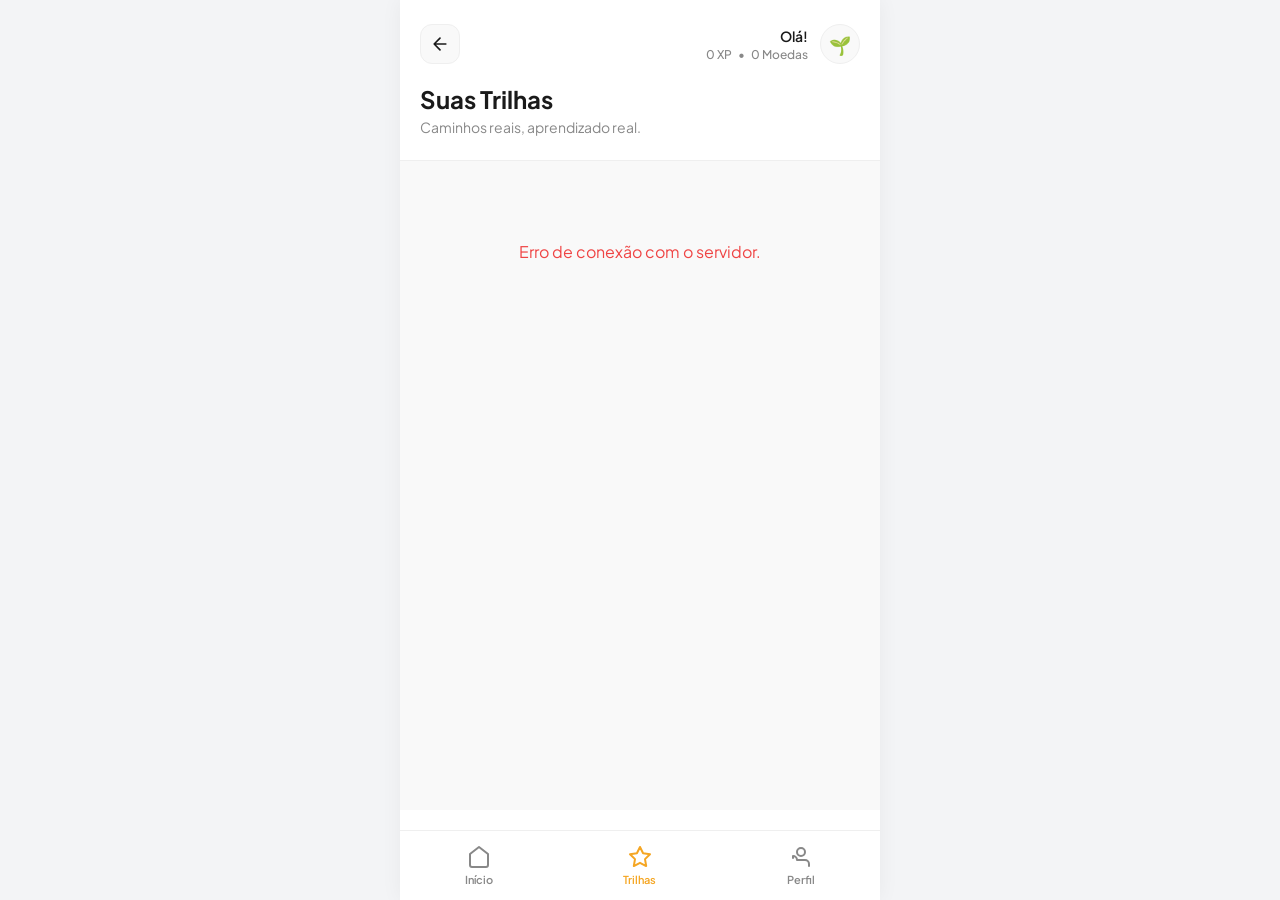
<file: trails.html>
<!doctype html>
<html lang="pt-BR">
  <head>
    <meta charset="UTF-8" />
    <meta name="viewport" content="width=device-width, initial-scale=1.0" />
    <title>Trilhas - Caramel Code</title>
    <link rel="stylesheet" href="css/theme.css" />
    <link rel="stylesheet" href="css/pages.css" />
    <style>
      * {
        box-sizing: border-box;
      }

      body {
        margin: 0;
        background: var(--body-bg);
        color: var(--text-primary);
        min-height: 100vh;
      }

      .app-shell {
        max-width: 480px;
        margin: 0 auto;
        background: var(--bg-primary);
        min-height: 100vh;
        position: relative;
        box-shadow: 0 0 20px rgba(0,0,0,0.05);
        padding-bottom: 90px;
      }

      /* HEADER */
      .trails-header {
        padding: 24px 20px;
        background: var(--bg-card);
        border-bottom: 1px solid var(--border);
        position: sticky;
        top: 0;
        z-index: 10;
        display: flex;
        flex-direction: column;
        gap: 20px;
      }

      .header-top {
        display: flex;
        align-items: center;
        justify-content: space-between;
      }

      .back-btn {
        display: flex;
        align-items: center;
        justify-content: center;
        width: 40px;
        height: 40px;
        border-radius: 12px;
        border: 1px solid var(--border);
        background: var(--bg-secondary);
        color: var(--text-primary);
        cursor: pointer;
        text-decoration: none;
        transition: all 0.2s;
      }

      .back-btn:hover {
        background: var(--border);
      }

      .back-btn svg {
        width: 20px;
        height: 20px;
      }

      .user-mini-profile {
        display: flex;
        align-items: center;
        gap: 12px;
      }

      .mini-info {
        text-align: right;
      }

      .mini-info h2 {
        font-size: 14px;
        font-weight: 600;
        margin: 0 0 2px 0;
        color: var(--text-primary);
      }

      .mini-stats {
        font-size: 12px;
        font-weight: 500;
        color: var(--text-secondary);
        display: flex;
        gap: 6px;
      }

      .mini-avatar {
        width: 40px;
        height: 40px;
        border-radius: 50%;
        background: var(--bg-secondary);
        display: flex;
        align-items: center;
        justify-content: center;
        font-size: 18px;
        border: 1px solid var(--border);
      }

      .header-title h1 {
        font-size: 24px;
        font-weight: 700;
        margin: 0 0 4px 0;
        color: var(--text-primary);
      }

      .header-title p {
        font-size: 14px;
        color: var(--text-secondary);
        margin: 0;
      }

      /* CONTENT */
      .trails-grid {
        padding: 24px 20px;
        display: flex;
        flex-direction: column;
        gap: 16px;
      }

      .trail-card {
        background: var(--bg-card);
        border: 1px solid var(--border);
        border-radius: 16px;
        padding: 20px;
        display: flex;
        flex-direction: column;
        gap: 16px;
        transition: all 0.2s;
        cursor: pointer;
        box-shadow: 0 4px 12px rgba(0,0,0,0.02);
      }

      .trail-card:hover {
        transform: translateY(-2px);
        box-shadow: 0 8px 16px var(--shadow);
        border-color: var(--accent);
      }

      .trail-card.locked {
        opacity: 0.7;
        filter: grayscale(1);
        cursor: not-allowed;
      }

      .trail-card.locked:hover {
        transform: none;
        border-color: var(--border);
        box-shadow: 0 4px 12px rgba(0,0,0,0.02);
      }

      .trail-main {
        display: flex;
        align-items: center;
        gap: 16px;
      }

      .trail-icon {
        width: 56px;
        height: 56px;
        border-radius: 16px;
        background: var(--bg-secondary);
        display: flex;
        align-items: center;
        justify-content: center;
        font-size: 28px;
        border: 1px solid var(--border);
      }

      .trail-info h3 {
        font-size: 16px;
        font-weight: 700;
        color: var(--text-primary);
        margin: 0 0 4px 0;
      }

      .trail-info p {
        font-size: 13px;
        color: var(--text-secondary);
        margin: 0;
        line-height: 1.4;
      }

      .trail-meta {
        display: flex;
        gap: 16px;
        font-size: 12px;
        font-weight: 600;
        color: var(--text-secondary);
        padding-bottom: 12px;
        border-bottom: 1px solid var(--border);
      }

      .progress-section {
        display: flex;
        flex-direction: column;
        gap: 8px;
      }

      .progress-label {
        display: flex;
        justify-content: space-between;
        font-size: 12px;
        font-weight: 600;
        color: var(--text-secondary);
      }

      .progress-bar-bg {
        height: 8px;
        background: var(--bg-secondary);
        border-radius: 8px;
        overflow: hidden;
      }

      .progress-bar-fill {
        height: 100%;
        background: var(--accent);
        border-radius: 8px;
        transition: width 0.5s ease;
      }

      .lock-badge {
        display: inline-flex;
        align-items: center;
        gap: 6px;
        padding: 4px 10px;
        border-radius: 20px;
        background: var(--bg-secondary);
        border: 1px solid var(--border);
        font-size: 11px;
        font-weight: 600;
        color: var(--text-secondary);
        margin-bottom: 4px;
      }

      /* BOTTOM NAV */
      .tab-bar {
        position: fixed;
        bottom: 0;
        left: 50%;
        transform: translateX(-50%);
        width: 100%;
        max-width: 480px;
        height: 70px;
        background: var(--bg-primary);
        border-top: 1px solid var(--border);
        display: flex;
        justify-content: space-around;
        align-items: center;
        z-index: 100;
        padding-bottom: env(safe-area-inset-bottom);
      }

      .tab-item {
        display: flex;
        flex-direction: column;
        align-items: center;
        text-decoration: none;
        color: var(--text-secondary);
        font-size: 11px;
        font-weight: 600;
        gap: 4px;
        transition: color 0.2s;
      }

      .tab-item:hover {
        color: var(--text-primary);
      }

      .tab-item.active {
        color: var(--accent);
      }

      .tab-item svg {
        width: 24px;
        height: 24px;
      }
    </style>
  </head>

  <body>
    <div class="app-shell">
      <header class="trails-header">
        <div class="header-top">
          <a href="javascript:history.back()" class="back-btn">
            <svg viewBox="0 0 24 24" fill="none" stroke="currentColor" stroke-width="2" stroke-linecap="round" stroke-linejoin="round">
              <path d="M19 12H5M12 19l-7-7 7-7" />
            </svg>
          </a>
          <div class="user-mini-profile">
            <div class="mini-info">
              <h2 id="userName">Olá!</h2>
              <div class="mini-stats">
                <span id="userXp">0 XP</span> •
                <span id="userCoins">0 Moedas</span>
              </div>
            </div>
            <div class="mini-avatar" id="userAvatar">🌱</div>
          </div>
        </div>
        <div class="header-title">
          <h1>Suas Trilhas</h1>
          <p>Caminhos reais, aprendizado real.</p>
        </div>
      </header>

      <div class="page-content">
        <div class="trails-grid" id="trailsList">
          <div style="text-align: center; padding: 40px; color: var(--text-muted)">
            Carregando trilhas...
          </div>
        </div>
      </div>

      <nav class="tab-bar">
        <a href="dashboard.html" class="tab-item">
          <svg viewBox="0 0 24 24" fill="none" stroke="currentColor" stroke-width="2" stroke-linecap="round" stroke-linejoin="round">
            <path d="M3 9l9-7 9 7v11a2 2 0 0 1-2 2H5a2 2 0 0 1-2-2z" />
          </svg>
          <span>Início</span>
        </a>
        <a href="trails.html" class="tab-item active">
          <svg viewBox="0 0 24 24" fill="none" stroke="currentColor" stroke-width="2" stroke-linecap="round" stroke-linejoin="round">
            <path d="M12 2l3.09 6.26L22 9.27l-5 4.87 1.18 6.88L12 17.77l-6.18 3.25L7 14.14 2 9.27l6.91-1.01L12 2z" />
          </svg>
          <span>Trilhas</span>
        </a>
        <a href="profile.html" class="tab-item">
          <svg viewBox="0 0 24 24" fill="none" stroke="currentColor" stroke-width="2" stroke-linecap="round" stroke-linejoin="round">
            <path d="M20 21v-2a4 4 0 0 0-4-4H8a4 4 0 0 0-4-4v2" />
            <circle cx="12" cy="7" r="4" />
          </svg>
          <span>Perfil</span>
        </a>
      </nav>
    </div>

    <script src="js/app.js"></script>
    <script>
      async function loadTrails() {
        try {
          const progResponse = await fetch("api/get_progresso.php");
          if (progResponse.status === 401) {
            window.location.href = "login.html";
            return;
          }
          const progress = await progResponse.json();

          if (progress) {
            const rawUser = localStorage.getItem("caramel_user");
            let nome = "Dev";
            if (rawUser) {
              try {
                const user = JSON.parse(rawUser);
                if (user && user.nome) nome = user.nome.split(" ")[0];
              } catch (e) {}
            }
            document.getElementById("userName").textContent = `Olá, ${nome}!`;
            document.getElementById("userXp").textContent = `${progress.xp} XP`;
            document.getElementById("userCoins").textContent = `${progress.moedas} Moedas`;
            document.getElementById("userAvatar").textContent = progress.nivel >= 5 ? "🔥" : "🌱";
          }

          const trailsResponse = await fetch("api/get_cursos.php");
          const trailsData = await trailsResponse.json();

          if (trailsData.success) {
            const list = document.getElementById("trailsList");
            list.innerHTML = "";

            trailsData.trails.forEach((trail) => {
              const card = document.createElement("div");
              card.className = `trail-card ${trail.is_locked ? "locked" : ""}`;
              card.onclick = () => {
                if (!trail.is_locked)
                  location.href = `course.html?trail=${trail.slug}`;
                else
                  alert(
                    `Acesso Bloqueado! Conclua 100% da trilha "${trail.required_name}" para liberar esta.`
                  );
              };

              card.innerHTML = `
                            ${trail.is_locked ? `<div class="lock-badge">🔒 Requer ${trail.required_name}</div>` : ""}
                            <div class="trail-main">
                                <div class="trail-icon">${trail.icon}</div>
                                <div class="trail-info">
                                    <h3>${trail.title}</h3>
                                    <p>${trail.desc}</p>
                                </div>
                            </div>
                            <div class="trail-meta">
                                <span>📋 ${trail.modules} fases</span>
                                <span>💎 ${trail.modules * 25} moedas</span>
                            </div>
                            <div class="progress-section">
                                <div class="progress-label">
                                    <span>Progresso</span>
                                    <span>${trail.percent}%</span>
                                </div>
                                <div class="progress-bar-bg">
                                    <div class="progress-bar-fill" style="width: ${trail.percent}%"></div>
                                </div>
                            </div>
                        `;
              list.appendChild(card);
            });
          }
        } catch (e) {
          console.error("Erro ao carregar dados:", e);
          document.getElementById("trailsList").innerHTML =
            '<div style="text-align: center; color: #ef4444; padding: 40px;">Erro de conexão com o servidor.</div>';
        }
      }

      document.addEventListener("DOMContentLoaded", () => {
        if(window.applyTheme) window.applyTheme();
        loadTrails();
      });
    </script>
  </body>
</html>
</file>
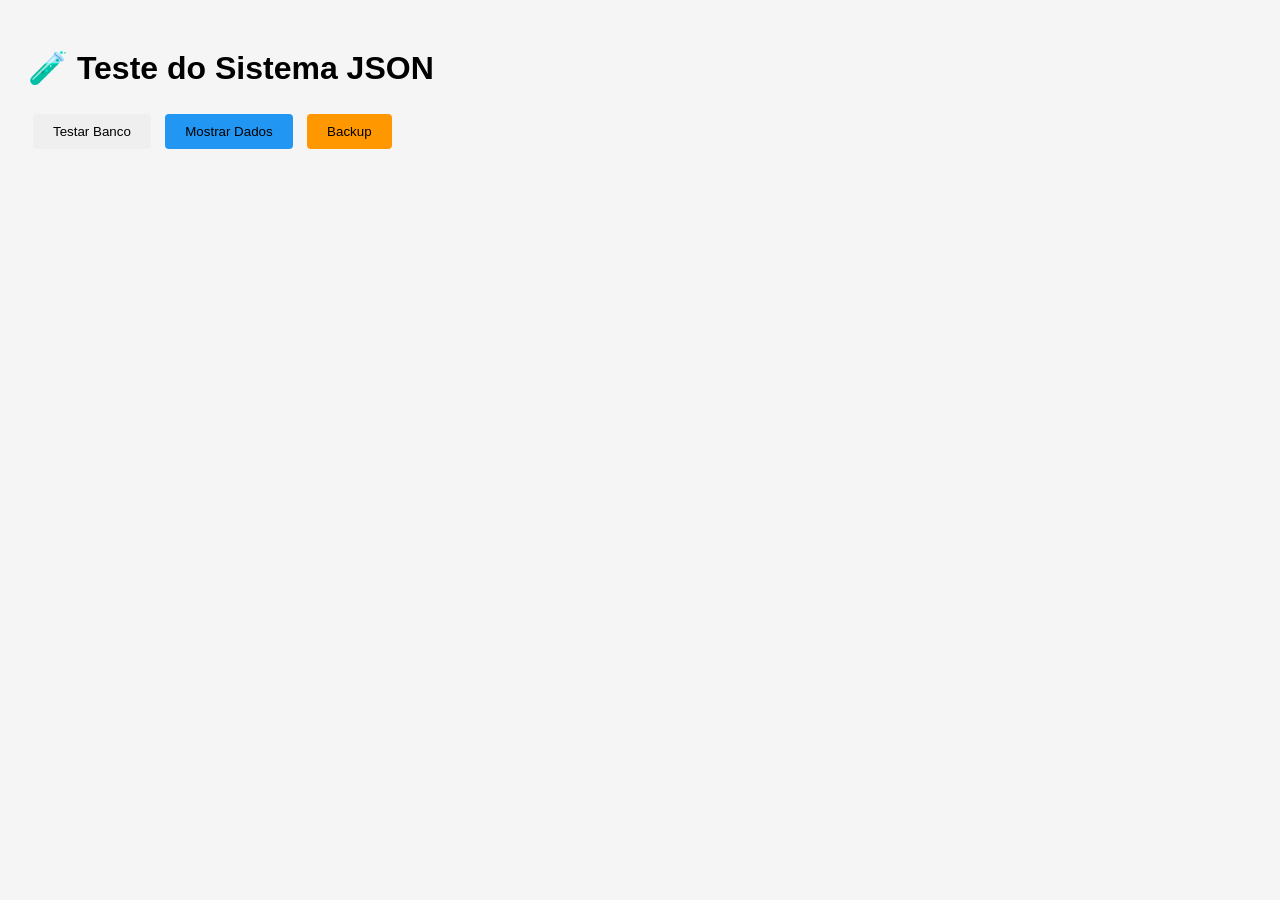
<file: z_admin.html>
<!DOCTYPE html>
<html lang="pt-BR">

<head>
    <meta charset="UTF-8">
    <meta name="viewport" content="width=device-width, initial-scale=1.0">
    <title>Teste JSON - Caramel Code</title>
    <style>
        body {
            font-family: Arial, sans-serif;
            padding: 20px;
            background: #f5f5f5;
        }

        .test {
            margin: 10px 0;
            padding: 10px;
            border-radius: 5px;
        }

        .success {
            background: #d4edda;
            color: #155724;
        }

        .error {
            background: #f8d7da;
            color: #721c24;
        }

        .data-grid {
            display: grid;
            grid-template-columns: repeat(auto-fill, minmax(300px, 1fr));
            gap: 15px;
            margin: 20px 0;
        }

        .data-card {
            background: white;
            border-radius: 8px;
            padding: 15px;
            box-shadow: 0 2px 4px rgba(0, 0, 0, 0.1);
            cursor: pointer;
            transition: transform 0.2s;
            position: relative;
        }

        .data-card:hover {
            transform: translateY(-2px);
            box-shadow: 0 4px 8px rgba(0, 0, 0, 0.15);
        }

        .card-header {
            display: flex;
            justify-content: space-between;
            align-items: center;
            margin-bottom: 10px;
        }

        .card-icon {
            font-size: 24px;
            margin-right: 10px;
        }

        .card-title {
            font-weight: bold;
            color: #333;
            flex: 1;
        }

        .card-subtitle {
            color: #666;
            font-size: 14px;
        }

        .card-meta {
            display: flex;
            justify-content: space-between;
            margin-top: 10px;
        }

        .card-meta-item {
            font-size: 12px;
            color: #888;
        }

        .card-actions {
            position: absolute;
            top: 10px;
            right: 10px;
            display: flex;
            gap: 5px;
            opacity: 0;
            transition: opacity 0.2s;
        }

        .data-card:hover .card-actions {
            opacity: 1;
        }

        .action-btn {
            padding: 5px 8px;
            border: none;
            border-radius: 4px;
            cursor: pointer;
            font-size: 12px;
        }

        .edit-btn {
            background: #3498db;
            color: white;
        }

        .delete-btn {
            background: #e74c3c;
            color: white;
        }

        .stats-grid {
            display: grid;
            grid-template-columns: repeat(auto-fit, minmax(150px, 1fr));
            gap: 15px;
            margin: 20px 0;
        }

        .stat-card {
            background: white;
            padding: 20px;
            border-radius: 8px;
            text-align: center;
            box-shadow: 0 2px 4px rgba(0, 0, 0, 0.1);
        }

        .stat-number {
            font-size: 24px;
            font-weight: bold;
            color: #f39c12;
        }

        .stat-label {
            color: #666;
            font-size: 14px;
        }

        .controls {
            background: white;
            padding: 20px;
            border-radius: 8px;
            margin: 20px 0;
            box-shadow: 0 2px 4px rgba(0, 0, 0, 0.1);
        }

        .control-grid {
            display: grid;
            grid-template-columns: repeat(auto-fit, minmax(200px, 1fr));
            gap: 15px;
        }

        .control-btn {
            padding: 15px;
            border: none;
            border-radius: 8px;
            cursor: pointer;
            font-size: 16px;
            font-weight: bold;
            transition: transform 0.2s;
        }

        .control-btn:hover {
            transform: translateY(-2px);
        }

        .add-user {
            background: linear-gradient(135deg, #667eea 0%, #764ba2 100%);
            color: white;
        }

        .add-course {
            background: linear-gradient(135deg, #f093fb 0%, #f5576c 100%);
            color: white;
        }

        .backup {
            background: linear-gradient(135deg, #4facfe 0%, #00f2fe 100%);
            color: white;
        }

        .clear {
            background: linear-gradient(135deg, #ff9a9e 0%, #fecfef 100%);
            color: white;
        }

        .modal {
            display: none;
            position: fixed;
            top: 0;
            left: 0;
            width: 100%;
            height: 100%;
            background: rgba(0, 0, 0, 0.5);
            z-index: 1000;
        }

        .modal-content {
            background: white;
            margin: 5% auto;
            padding: 20px;
            border-radius: 8px;
            width: 80%;
            max-width: 500px;
            max-height: 80vh;
            overflow-y: auto;
        }

        .modal-header {
            display: flex;
            justify-content: space-between;
            align-items: center;
            margin-bottom: 20px;
        }

        .modal-title {
            margin: 0;
            color: #333;
        }

        .close-btn {
            background: none;
            border: none;
            font-size: 24px;
            cursor: pointer;
            color: #666;
        }

        .form-group {
            margin-bottom: 15px;
        }

        .form-group label {
            display: block;
            margin-bottom: 5px;
            font-weight: bold;
        }

        .form-group input,
        .form-group select,
        .form-group textarea {
            width: 100%;
            padding: 10px;
            border: 1px solid #ddd;
            border-radius: 4px;
            font-size: 16px;
        }

        .form-group textarea {
            resize: vertical;
            min-height: 80px;
        }

        .filter-bar {
            margin: 20px 0;
            display: flex;
            gap: 10px;
            align-items: center;
        }

        .filter-select {
            padding: 8px;
            border-radius: 4px;
            border: 1px solid #ddd;
        }

        .copy-btn {
            padding: 10px 20px;
            margin: 5px;
            cursor: pointer;
            border: none;
            border-radius: 4px;
        }
    </style>
</head>

<body>
    <h1>🧪 Teste do Sistema JSON</h1>

    <div style="margin: 20px 0;">
        <button class="copy-btn" onclick="testDatabase()">Testar Banco</button>
        <button class="copy-btn" onclick="showData()" style="background: #2196F3;">Mostrar Dados</button>
        <button class="copy-btn" onclick="backupData()" style="background: #FF9800;">Backup</button>
    </div>

    <div id="dataView" style="display: none;">
        <h2>📊 Painel de Controle - Caramel Code</h2>

        <div class="stats-grid">
            <div class="stat-card">
                <div class="stat-number" id="stat-usuarios-count">0</div>
                <div class="stat-label">👥 Usuários</div>
            </div>
            <div class="stat-card">
                <div class="stat-number" id="stat-cursos-count">0</div>
                <div class="stat-label">📚 Cursos</div>
            </div>
            <div class="stat-card">
                <div class="stat-number" id="stat-aulas-count">0</div>
                <div class="stat-label">📖 Aulas</div>
            </div>
            <div class="stat-card">
                <div class="stat-number" id="stat-matriculas-count">0</div>
                <div class="stat-label">🎓 Matrículas</div>
            </div>
        </div>

        <div class="controls">
            <h3>🎮 Controles Administrativos</h3>
            <div class="control-grid">
                <button class="control-btn add-user" onclick="showAddUserModal()">
                    ➕ Adicionar Usuário
                </button>
                <button class="control-btn backup" onclick="backupData()">
                    💾 Fazer Backup
                </button>
                <button class="control-btn" onclick="cleanDuplicates()"
                    style="background: linear-gradient(135deg, #ff6b6b 0%, #ee5a24 100%);">
                    🧹 Limpar Duplicatas
                </button>
            </div>
        </div>

        <div class="filter-bar">
            <label>🔍 Filtrar por:</label>
            <select class="filter-select" id="dataType" onchange="showDataGrid()">
                <option value="usuarios">👥 Usuários</option>
                <option value="cursos">📚 Cursos</option>
                <option value="aulas">📖 Aulas</option>
                <option value="matriculas">🎓 Matrículas</option>
                <option value="progresso_aulas">📈 Progresso</option>
            </select>
            <button onclick="refreshData()"
                style="padding: 8px 16px; background: #27ae60; color: white; border: none; border-radius: 4px; cursor: pointer;">🔄
                Atualizar</button>
        </div>

        <div id="dataGrid" class="data-grid">
            <!-- Cards serão inseridos aqui -->
        </div>
    </div>

    <div id="results"></div>

    <!-- Modal para ações do usuário -->
    <div id="userActionsModal" class="modal">
        <div class="modal-content">
            <div class="modal-header">
                <h2 id="userActionsTitle" class="modal-title">Ações do Usuário</h2>
                <button class="close-btn" onclick="closeModal('userActionsModal')">&times;</button>
            </div>
            <div id="userActionsBody" style="text-align: center; padding: 20px;">
                <!-- Ações serão inseridas aqui -->
            </div>
        </div>
    </div>

    <!-- Modal para adicionar/editar usuário -->
    <div id="userModal" class="modal">
        <div class="modal-content">
            <div class="modal-header">
                <h2 id="userModalTitle" class="modal-title">Adicionar Usuário</h2>
                <button class="close-btn" onclick="closeModal('userModal')">&times;</button>
            </div>
            <form id="userForm">
                <input type="hidden" id="userId" value="">
                <div class="form-group">
                    <label for="userNome">Nome</label>
                    <input type="text" id="userNome" required>
                </div>
                <div class="form-group">
                    <label for="userEmail">Email</label>
                    <input type="email" id="userEmail" required>
                </div>
                <div class="form-group">
                    <label for="userSenha">Senha</label>
                    <input type="password" id="userSenha" required>
                </div>
                <div class="form-group">
                    <label for="userTipo">Tipo</label>
                    <select id="userTipo" required>
                        <option value="aluno">👨‍🎓 Aluno</option>
                        <option value="admin">👑 Administrador</option>
                    </select>
                </div>
                <div style="text-align: right; margin-top: 20px;">
                    <button type="button" onclick="closeModal('userModal')"
                        style="background: #95a5a6; color: white; border: none; padding: 10px 20px; border-radius: 4px; margin-right: 10px;">Cancelar</button>
                    <button type="submit"
                        style="background: #27ae60; color: white; border: none; padding: 10px 20px; border-radius: 4px;">Salvar</button>
                </div>
            </form>
        </div>
    </div>

    <!-- Modal para adicionar/editar curso -->
    <div id="cursoModal" class="modal">
        <div class="modal-content">
            <div class="modal-header">
                <h2 id="cursoModalTitle" class="modal-title">Adicionar Curso</h2>
                <button class="close-btn" onclick="closeModal('cursoModal')">&times;</button>
            </div>
            <form id="cursoForm">
                <input type="hidden" id="cursoId" value="">
                <div class="form-group">
                    <label for="cursoTitulo">Título</label>
                    <input type="text" id="cursoTitulo" required>
                </div>
                <div class="form-group">
                    <label for="cursoDescricao">Descrição</label>
                    <textarea id="cursoDescricao" rows="3" required></textarea>
                </div>
                <div class="form-group">
                    <label for="cursoCategoria">Categoria</label>
                    <input type="text" id="cursoCategoria" required>
                </div>
                <div class="form-group">
                    <label for="cursoNivel">Nível</label>
                    <select id="cursoNivel" required>
                        <option value="basico">🟢 Básico</option>
                        <option value="intermediario">🟡 Intermediário</option>
                        <option value="avancado">🔴 Avançado</option>
                    </select>
                </div>
                <div class="form-group">
                    <label for="cursoDuracao">Duração (horas)</label>
                    <input type="number" id="cursoDuracao" required>
                </div>
                <div style="text-align: right; margin-top: 20px;">
                    <button type="button" onclick="closeModal('cursoModal')"
                        style="background: #95a5a6; color: white; border: none; padding: 10px 20px; border-radius: 4px; margin-right: 10px;">Cancelar</button>
                    <button type="submit"
                        style="background: #27ae60; color: white; border: none; padding: 10px 20px; border-radius: 4px;">Salvar</button>
                </div>
            </form>
        </div>
    </div>

    <script src="js/database_json.js"></script>
    <script>
        const db = new Database();

        function addResult(message, type = 'success') {
            const resultsDiv = document.getElementById('results');
            if (!resultsDiv) {
                console.error('Elemento results não encontrado');
                return;
            }

            const div = document.createElement('div');
            div.className = `test ${type}`;
            div.textContent = message;
            resultsDiv.appendChild(div);
        }

        async function testDatabase() {
            // Esconder painel administrativo se estiver visível
            document.getElementById('dataView').style.display = 'none';

            // Fechar modais abertos
            closeModal('detailModal');
            closeModal('userActionsModal');
            closeModal('userModal');
            closeModal('cursoModal');

            // Limpar resultados anteriores
            document.getElementById('results').innerHTML = '';

            try {
                addResult('🗄️ Testando sistema JSON...');

                // Verificar se o banco foi inicializado
                const data = db.getData();
                addResult(`✅ Banco inicializado: ${Object.keys(data).length} tabelas`);

                // Verificar usuários existentes
                const usuariosCount = data.usuarios ? data.usuarios.length : 0;
                addResult(`👥 Usuários registrados: ${usuariosCount}`);

                // Verificar cursos existentes
                const cursosCount = data.cursos ? data.cursos.length : 0;
                addResult(`📚 Cursos disponíveis: ${cursosCount}`);

                // Verificar aulas existentes
                const aulasCount = data.aulas ? data.aulas.length : 0;
                addResult(`📖 Aulas criadas: ${aulasCount}`);

                // Verificar matrículas existentes
                const matriculasCount = data.matriculas ? data.matriculas.length : 0;
                addResult(`🎓 Matrículas realizadas: ${matriculasCount}`);

                // Testar funcionalidades básicas
                try {
                    // Tentar buscar um usuário existente
                    const adminUser = await db.validateLogin('admin@caramel.com', '123456');
                    if (adminUser) {
                        addResult('✅ Login do admin funcionando');
                    } else {
                        addResult('⚠️ Admin não encontrado ou senha incorreta');
                    }

                    // Tentar buscar cursos
                    const cursos = await db.getCursos();
                    if (cursos && cursos.length > 0) {
                        addResult('✅ Sistema de cursos funcionando');
                    }

                } catch (error) {
                    addResult(`⚠️ Erro em funcionalidades: ${error.message}`);
                }

                addResult('🎉 Sistema JSON funcionando corretamente!');

            } catch (error) {
                addResult(`❌ Erro no sistema: ${error.message}`, 'error');
            }
        }

        async function showData() {
            document.getElementById('dataView').style.display = 'block';
            await updateStats();
            showDataGrid();
        }

        async function updateStats() {
            const data = db.getData();
            document.getElementById('stat-usuarios-count').textContent = data.usuarios.length;
            document.getElementById('stat-cursos-count').textContent = data.cursos.length;
            document.getElementById('stat-aulas-count').textContent = data.aulas.length;
            document.getElementById('stat-matriculas-count').textContent = data.matriculas.length;
        }

        function showDataGrid() {
            // Fechar modais abertos
            closeModal('detailModal');
            closeModal('userActionsModal');
            closeModal('userModal');
            closeModal('cursoModal');

            // Limpar conteúdo anterior
            document.getElementById('dataGrid').innerHTML = '';

            const dataType = document.getElementById('dataType').value;
            const data = db.getData();
            const items = data[dataType] || [];

            let gridHtml = '';

            if (items.length === 0) {
                gridHtml = '<div class="data-card" style="text-align: center; color: #666;">Nenhum registro encontrado</div>';
            } else {
                items.forEach(item => {
                    gridHtml += createCard(dataType, item);
                });
            }
        }

        async function showData() {
            // Limpar resultados do teste
            document.getElementById('results').innerHTML = '';

            document.getElementById('dataView').style.display = 'block';
            await updateStats();
            showDataGrid();
        }

        async function updateStats() {
            const data = db.getData();
            document.getElementById('stat-usuarios-count').textContent = data.usuarios.length;
            document.getElementById('stat-cursos-count').textContent = data.cursos.length;
            document.getElementById('stat-aulas-count').textContent = data.aulas.length;
            document.getElementById('stat-matriculas-count').textContent = data.matriculas.length;
        }

        function showDataGrid() {
            const dataType = document.getElementById('dataType').value;
            const data = db.getData();
            const items = data[dataType] || [];

            let gridHtml = '';

            if (items.length === 0) {
                gridHtml = '<div class="data-card" style="text-align: center; color: #666;">Nenhum registro encontrado</div>';
            } else {
                items.forEach(item => {
                    gridHtml += createCard(dataType, item);
                });
            }

            document.getElementById('dataGrid').innerHTML = gridHtml;
        }

        function createCard(type, item) {
            const config = getCardConfig(type, item);

            return `
                <div class="data-card" onclick="${type === 'usuarios' ? `showUserActions(${item.id})` : `showDetail('${type}', ${item.id})`}">
                    <div class="card-header">
                        <div class="card-icon">${config.icon}</div>
                        <div>
                            <div class="card-title">${config.title}</div>
                            <div class="card-subtitle">${config.subtitle}</div>
                        </div>
                    </div>
                    <div class="card-meta">
                        ${config.meta.map(meta => `<div class="card-meta-item">${meta}</div>`).join('')}
                    </div>
                </div>
            `;
        }
        function getCardConfig(type, item) {
            switch (type) {
                case 'usuarios':
                    const userProgress = db.getProgress(item.id);
                    const isUserAdmin = item.tipo === 'admin';
                    return {
                        icon: isUserAdmin ? '👑' : '👨‍🎓',
                        title: item.nome,
                        subtitle: item.email,
                        meta: [
                            isUserAdmin ? 'Administrador' : `💰 ${userProgress.moedas} • ⭐ ${userProgress.xp} XP`,
                            item.status === 'ativo' ? '✅ Ativo' : '❌ Inativo'
                        ]
                    };

                case 'cursos':
                    const niveis = { 'basico': '🟢 Básico', 'intermediario': '🟡 Intermediário', 'avancado': '🔴 Avançado' };
                    return {
                        icon: '📚',
                        title: item.titulo,
                        subtitle: item.categoria,
                        meta: [
                            niveis[item.nivel] || item.nivel,
                            `${item.duracao_horas}h`,
                            item.status === 'ativo' ? '✅ Ativo' : '❌ Inativo'
                        ]
                    };

                case 'aulas':
                    const aulaCurso = db.getData().cursos.find(c => c.id === item.curso_id);
                    return {
                        icon: '📖',
                        title: item.titulo,
                        subtitle: aulaCurso ? aulaCurso.titulo : 'Curso não encontrado',
                        meta: [
                            `Aula ${item.ordem}`,
                            'Clique para ver conteúdo'
                        ]
                    };

                case 'matriculas':
                    const matriculaAluno = db.getData().usuarios.find(u => u.id === item.aluno_id);
                    const matriculaCurso = db.getData().cursos.find(c => c.id === item.curso_id);
                    return {
                        icon: '🎓',
                        title: matriculaAluno ? matriculaAluno.nome : 'Aluno não encontrado',
                        subtitle: matriculaCurso ? matriculaCurso.titulo : 'Curso não encontrado',
                        meta: [
                            `${item.progresso_percentual}% concluído`,
                            item.status === 'ativa' ? '✅ Ativa' : '🏁 Concluída'
                        ]
                    };

                case 'progresso_aulas':
                    return {
                        icon: '📈',
                        title: `Progresso #${item.id}`,
                        subtitle: `Matrícula ${item.matricula_id}`,
                        meta: [
                            `Aula ${item.aula_id}`,
                            item.status === 'concluida' ? '✅ Concluída' : '⏳ Em andamento'
                        ]
                    };

                default:
                    return { icon: '❓', title: 'Item', subtitle: 'Descrição', meta: [] };
            }
        }

        function showDetail(type, id) {
            const data = db.getData();
            const item = data[type].find(item => item.id === id);

            if (!item) return;

            const config = getDetailConfig(type, item);

            document.getElementById('modalTitle').textContent = config.title;

            let bodyHtml = '';
            config.fields.forEach(field => {
                bodyHtml += `
                <div class="detail-row">
                    <div class="detail-label">${field.label}:</div>
                    <div class="detail-value">${field.value}</div>
                </div>
            `;
            });

            document.getElementById('modalBody').innerHTML = bodyHtml;
            document.getElementById('detailModal').style.display = 'block';
        }

        function getDetailConfig(type, item) {
            const formatDate = (dateStr) => {
                if (!dateStr) return '-';
                return new Date(dateStr).toLocaleString('pt-BR');
            };

            switch (type) {
                case 'usuarios':
                    return {
                        title: `👤 ${item.nome}`,
                        fields: [
                            { label: 'ID', value: item.id },
                            { label: 'Nome', value: item.nome },
                            { label: 'Email', value: item.email },
                            { label: 'Tipo', value: item.tipo === 'admin' ? '👑 Administrador' : '👨‍🎓 Aluno' },
                            { label: 'Status', value: item.status === 'ativo' ? '✅ Ativo' : '❌ Inativo' },
                            { label: 'Data de Cadastro', value: formatDate(item.data_cadastro) },
                            { label: 'Último Login', value: formatDate(item.ultimo_login) }
                        ]
                    };

                case 'cursos':
                    const niveis = { 'basico': '🟢 Básico', 'intermediario': '🟡 Intermediário', 'avancado': '🔴 Avançado' };
                    return {
                        title: `📚📚 ${item.titulo}`,
                        fields: [
                            { label: 'ID', value: item.id },
                            { label: 'Título', value: item.titulo },
                            { label: 'Descrição', value: item.descricao },
                            { label: 'Categoria', value: item.categoria },
                            { label: 'Nível', value: niveis[item.nivel] || item.nivel },
                            { label: 'Duração', value: `${item.duracao_horas} horas` },
                            { label: 'Professor ID', value: item.admin_id },
                            { label: 'Status', value: item.status === 'ativo' ? '✅ Ativo' : '❌ Inativo' }
                        ]
                    };

                case 'aulas':
                    return {
                        title: ` ${item.titulo}`,
                        fields: [
                            { label: 'ID', value: item.id },
                            { label: 'Título', value: item.titulo },
                            { label: 'Conteúdo', value: item.conteudo || '-' },
                            { label: 'Vídeo URL', value: item.video_url || '-' },
                            { label: 'Curso ID', value: item.curso_id },
                            { label: 'Ordem', value: item.ordem }
                        ]
                    };

                case 'matriculas':
                    return {
                        title: `atrícula #${item.id}`,
                        fields: [
                            { label: 'ID', value: item.id },
                            { label: 'Aluno ID', value: item.aluno_id },
                            { label: 'Curso ID', value: item.curso_id },
                            { label: 'Progresso', value: `${item.progresso_percentual}%` },
                            { label: 'Status', value: item.status === 'ativa' ? '✅ Ativa' : '🏁 Concluída' },
                            { label: 'Data de Matrícula', value: formatDate(item.created_at) }
                        ]
                    };

                case 'progresso_aulas':
                    return {
                        title: `📈 Progresso #${item.id}`,
                        fields: [
                            { label: 'ID', value: item.id },
                            { label: 'Matrícula ID', value: item.matricula_id },
                            { label: 'Aula ID', value: item.aula_id },
                            { label: 'Status', value: item.status === 'concluida' ? '✅ Concluída' : '⏳ Em andamento' },
                            { label: 'Data de Conclusão', value: formatDate(item.data_conclusao) }
                        ]
                    };

                default:
                    return { title: 'Detalhes', fields: [] };
            }
        }

        function showUserActions(userId) {
            // Fechar outros modais primeiro
            closeModal('detailModal');
            closeModal('userModal');
            closeModal('cursoModal');

            const data = db.getData();
            const user = data.usuarios.find(u => u.id === userId);
            if (!user) return;

            document.getElementById('userActionsTitle').textContent = `👤 ${user.nome}`;

            const userProgress = db.getProgress(userId);
            const actionsHtml = `
            <div style="display: flex; gap: 20px; justify-content: center; flex-wrap: wrap;">
                <button onclick="editUser(${userId})" style="background: #3498db; color: white; border: none; padding: 15px 30px; border-radius: 8px; cursor: pointer; font-size: 16px; display: flex; align-items: center; gap: 10px;">
                    ✏️ Editar Usuário
                </button>
                <button onclick="resetUserProgress(${userId})" style="background: #f39c12; color: white; border: none; padding: 15px 30px; border-radius: 8px; cursor: pointer; font-size: 16px; display: flex; align-items: center; gap: 10px;">
                    🔄 Resetar Jogabilidade
                </button>
                <button onclick="deleteUser(${userId})" style="background: #e74c3c; color: white; border: none; padding: 15px 30px; border-radius: 8px; cursor: pointer; font-size: 16px; display: flex; align-items: center; gap: 10px;">
                    🗑️ Excluir Conta
                </button>
            </div>
            <div style="margin-top: 20px; padding: 15px; background: #f8f9fa; border-radius: 6px; text-align: left;">
                <strong>🎮 Status Gamer:</strong><br>
                Moedas: 💰 ${userProgress.moedas}<br>
                Experiência: ⭐ ${userProgress.xp} XP (Nível ${userProgress.nivel})<br>
                Questões: 📋 ${userProgress.questoes_respondidas} respondidas<br>
                <hr style="margin: 10px 0; opacity: 0.1;">
                <strong>👤 Dados Cadastrais:</strong><br>
                Email: ${user.email}<br>
                Tipo: ${user.tipo === 'admin' ? '👑 Administrador' : '👨‍🎓 Aluno'}
            </div>
        `;

            document.getElementById('userActionsBody').innerHTML = actionsHtml;
            document.getElementById('userActionsModal').style.display = 'block';
        }
        function resetUserProgress(id) {
            if (confirm('Deseja resetar COMPLETAMENTE o progresso (Moedas, XP, Trilhas) deste usuário?')) {
                const initialProgress = {
                    userId: id,
                    moedas: 50,
                    xp: 0,
                    nivel: 1,
                    dias_seguidos: 1,
                    medalhas: 0,
                    questoes_respondidas: 0,
                    questoes_corretas: 0,
                    total_questoes: 50,
                    trilhas: {}
                };
                db.saveProgress(id, initialProgress);
                alert('Progresso resetado com sucesso!');
                closeModal('userActionsModal');
                showDataGrid();
            }
        }

        function editUser(id) {
            closeModal('userActionsModal');
            showEditUserModal(db.getData().usuarios.find(u => u.id === id));
        }

        function deleteUser(id) {
            const user = db.getData().usuarios.find(u => u.id === id);
            if (confirm(`Tem certeza que deseja excluir o usuário "${user.nome}"?\n\nEsta ação não pode ser desfeita!`)) {
                const data = db.getData();
                data.usuarios = data.usuarios.filter(u => u.id !== id);
                db.saveData(data);
                showDataGrid();
                updateStats();
                addResult(`✅ Usuário "${user.nome}" excluído com sucesso!`);
            }
            closeModal('userActionsModal');
        }

        function deleteItem(type, id) {
            const typeNames = {
                'usuarios': 'usuário',
                'cursos': 'curso',
                'aulas': 'aula',
                'matriculas': 'matrícula'
            };

            if (confirm(`Tem certeza que deseja excluir este ${typeNames[type]}?`)) {
                const data = db.getData();
                data[type] = data[type].filter(item => item.id !== id);
                db.saveData(data);
                showDataGrid();
                updateStats();
                addResult(`✅ ${typeNames[type].charAt(0).toUpperCase() + typeNames[type].slice(1)} excluído com sucesso!`);
            }
        }

        function showAddUserModal() {
            document.getElementById('userModalTitle').textContent = 'Adicionar Usuário';
            document.getElementById('userId').value = '';
            document.getElementById('userNome').value = '';
            document.getElementById('userEmail').value = '';
            document.getElementById('userSenha').value = '';
            document.getElementById('userTipo').value = 'aluno';
            document.getElementById('userModal').style.display = 'block';
        }

        function showEditUserModal(user) {
            document.getElementById('userModalTitle').textContent = 'Editar Usuário';
            document.getElementById('userId').value = user.id;
            document.getElementById('userNome').value = user.nome;
            document.getElementById('userEmail').value = user.email;
            document.getElementById('userSenha').value = ''; // Não mostrar senha
            document.getElementById('userTipo').value = user.tipo;
            document.getElementById('userModal').style.display = 'block';
        }

        function showAddCursoModal() {
            document.getElementById('cursoModalTitle').textContent = 'Adicionar Curso';
            document.getElementById('cursoId').value = '';
            document.getElementById('cursoTitulo').value = '';
            document.getElementById('cursoDescricao').value = '';
            document.getElementById('cursoCategoria').value = '';
            document.getElementById('cursoNivel').value = 'basico';
            document.getElementById('cursoDuracao').value = '';
            document.getElementById('cursoModal').style.display = 'block';
        }

        function showEditCursoModal(curso) {
            document.getElementById('cursoModalTitle').textContent = 'Editar Curso';
            document.getElementById('cursoId').value = curso.id;
            document.getElementById('cursoTitulo').value = curso.titulo;
            document.getElementById('cursoDescricao').value = curso.descricao;
            document.getElementById('cursoCategoria').value = curso.categoria;
            document.getElementById('cursoNivel').value = curso.nivel;
            document.getElementById('cursoDuracao').value = curso.duracao_horas;
            document.getElementById('cursoModal').style.display = 'block';
        }

        function closeModal(modalId = 'detailModal') {
            const modal = document.getElementById(modalId);
            if (modal) {
                modal.style.display = 'none';
            }
        }

        function refreshData() {
            updateStats();
            showDataGrid();
            addResult('✅ Dados atualizados!');
        }

        function cleanDuplicates() {
            if (!confirm('Tem certeza que deseja limpar usuários duplicados?\n\nEsta ação irá manter apenas um usuário por email.')) {
                return;
            }

            const data = db.getData();
            const seenEmails = new Set();
            const uniqueUsers = [];

            // Manter apenas um usuário por email (o primeiro encontrado)
            for (const user of data.usuarios) {
                if (!seenEmails.has(user.email)) {
                    seenEmails.add(user.email);
                    uniqueUsers.push(user);
                }
            }

            const removedCount = data.usuarios.length - uniqueUsers.length;
            data.usuarios = uniqueUsers;
            db.saveData(data);

            showDataGrid();
            updateStats();

            addResult(`✅ Limpado! ${removedCount} usuários duplicados removidos.`);
            addResult(`👥 Usuários únicos restantes: ${uniqueUsers.length}`);
        }

        // Form handlers
        document.getElementById('userForm').addEventListener('submit', async function (e) {
            e.preventDefault();

            const id = document.getElementById('userId').value;
            const nome = document.getElementById('userNome').value.trim();
            const email = document.getElementById('userEmail').value.trim();
            const senha = document.getElementById('userSenha').value;
            const tipo = document.getElementById('userTipo').value;

            if (!nome || !email || (!id && !senha)) {
                alert('Preencha todos os campos obrigatórios!');
                return;
            }

            // Verificar se email já existe (apenas para novos usuários)
            if (!id) {
                const data = db.getData();
                const emailExists = data.usuarios.some(u => u.email === email);
                if (emailExists) {
                    alert('Este email já está cadastrado! Use o botão "Limpar Duplicatas" para remover usuários duplicados.');
                    return;
                }
            }

            const userData = { nome, email, tipo };
            if (senha) userData.senha = senha;

            try {
                if (id) {
                    // Update
                    const data = db.getData();
                    const index = data.usuarios.findIndex(u => u.id === parseInt(id));
                    if (index !== -1) {
                        data.usuarios[index] = { ...data.usuarios[index], ...userData };
                        db.saveData(data);
                        addResult('✅ Usuário atualizado com sucesso!');
                    }
                } else {
                    // Create
                    db.createUser(userData);
                    addResult('✅ Usuário criado com sucesso!');
                }

                closeModal('userModal');
                showDataGrid();
                updateStats();
            } catch (error) {
                alert('Erro: ' + error.message);
            }
        });

        document.getElementById('cursoForm').addEventListener('submit', function (e) {
            e.preventDefault();

            const id = document.getElementById('cursoId').value;
            const titulo = document.getElementById('cursoTitulo').value.trim();
            const descricao = document.getElementById('cursoDescricao').value.trim();
            const categoria = document.getElementById('cursoCategoria').value.trim();
            const nivel = document.getElementById('cursoNivel').value;
            const duracao_horas = parseInt(document.getElementById('cursoDuracao').value);

            if (!titulo || !descricao || !categoria || !duracao_horas) {
                alert('Preencha todos os campos!');
                return;
            }

            const cursoData = {
                titulo,
                descricao,
                categoria,
                nivel,
                duracao_horas,
                admin_id: 1,
                status: 'ativo'
            };

            try {
                if (id) {
                    // Update
                    const data = db.getData();
                    const index = data.cursos.findIndex(c => c.id === parseInt(id));
                    if (index !== -1) {
                        data.cursos[index] = { ...data.cursos[index], ...cursoData };
                        db.saveData(data);
                        addResult(' Curso atualizado com sucesso!');
                    }
                } else {
                    // Create
                    db.createCurso(cursoData);
                    addResult(' Curso criado com sucesso!');
                }

                closeModal('cursoModal');
                showDataGrid();
                updateStats();
            } catch (error) {
                alert('Erro: ' + error.message);
            }
        });

        // Fechar modais ao clicar fora
        const detailModal = document.getElementById('detailModal');
        if (detailModal) {
            detailModal.addEventListener('click', function (e) {
                if (e.target === this) closeModal();
            });
        }

        const userModal = document.getElementById('userModal');
        if (userModal) {
            userModal.addEventListener('click', function (e) {
                if (e.target === this) closeModal('userModal');
            });
        }

        const userActionsModal = document.getElementById('userActionsModal');
        if (userActionsModal) {
            userActionsModal.addEventListener('click', function (e) {
                if (e.target === this) closeModal('userActionsModal');
            });
        }

        const cursoModal = document.getElementById('cursoModal');
        if (cursoModal) {
            cursoModal.addEventListener('click', function (e) {
                if (e.target === this) closeModal('cursoModal');
            });
        }
    </script>
</body>

</html>
</file>
<file: css/theme.css>
@import url('https://fonts.googleapis.com/css2?family=Plus+Jakarta+Sans:wght@400;500;600;700;800&display=swap');

:root {
    --bg-primary: #ffffff;
    --bg-secondary: #f9f9f9;
    --bg-card: #ffffff;
    --border: #efefef;
    --text-primary: #1a1a1a;
    --text-secondary: #666;
    --text-muted: #aaa;
    --accent: #f5a623;
    --accent-dark: #e07b00;
    --input-bg: #f8f9fa;
    --input-border: #e1e5e9;
    --shadow: rgba(0, 0, 0, 0.08);
    --toggle-on: #f5a623;
    --toggle-off: #ddd;
    --body-bg: #f3f4f6;
    --gradient-body: linear-gradient(135deg, #ffeaa7 0%, #fdcb6e 100%);
}

html.dark,
body.dark {
    --bg-primary: #111827;
    --bg-secondary: #1f2937;
    --bg-card: #1f2937;
    --border: #374151;
    --text-primary: #f9fafb;
    --text-secondary: #9ca3af;
    --text-muted: #6b7280;
    --input-bg: #374151;
    --input-border: #4b5563;
    --shadow: rgba(0, 0, 0, 0.4);
    --toggle-on: #f5a623;
    --toggle-off: #374151;
    --body-bg: #0f172a;
    --gradient-body: linear-gradient(135deg, #1e2535 0%, #111827 100%);
}

html.no-animations *,
html.no-animations *::before,
html.no-animations *::after {
    animation: none !important;
    transition: none !important;
}

/* Aplicar tema no body de todas as páginas */
body {
    font-family: 'Plus Jakarta Sans', sans-serif;
    background-color: var(--body-bg);
    color: var(--text-primary);
    transition: background-color 0.25s, color 0.25s;
}

/* login.css + register.css overrides em dark mode */
body.dark .login-card {
    background: var(--bg-card);
    box-shadow: 0 20px 40px var(--shadow);
}

body.dark .login-title,
body.dark .login-title h2 {
    color: var(--text-primary);
}

body.dark .subtitle,
body.dark .signup-link,
body.dark .signup-link p {
    color: var(--text-secondary);
}

body.dark .form-group label {
    color: var(--text-secondary);
}

body.dark .form-group input {
    background: var(--input-bg);
    border-color: var(--input-border);
    color: var(--text-primary);
}

body.dark .form-group input::placeholder {
    color: var(--text-muted);
}

body.dark .tip-section {
    background: #1f2937;
    border-color: #374151;
}

body.dark .tip-text {
    color: var(--text-secondary);
}

/* index.html overrides */
body.dark .feature-card {
    background: var(--bg-card);
    border-color: var(--border);
}

body.dark .feature-content h3 {
    color: var(--text-primary);
}

body.dark .feature-content p {
    color: var(--text-secondary);
}

body.dark .stat-number {
    color: var(--text-primary);
}

body.dark .stat-label {
    color: var(--text-secondary);
}

body.dark .footer {
    color: var(--text-muted);
}

body.dark .btn-secondary {
    background: var(--bg-card);
    border-color: var(--accent);
    color: var(--accent);
}

/* Onboarding dark */
body.dark .ob-shell {
    background: var(--bg-primary);
}

body.dark .ob-level-card {
    background: var(--bg-card);
    border-color: var(--border);
}

body.dark .ob-level-name {
    color: var(--text-primary);
}

body.dark .ob-level-desc {
    color: var(--text-secondary);
}

body.dark .ob-level-feat {
    color: var(--text-secondary);
}

body.dark .ob-style-tab {
    background: var(--bg-secondary);
    border-color: transparent;
}

body.dark .ob-style-tab-label {
    color: var(--text-secondary);
}

body.dark .ob-level-sub,
body.dark .ob-subtitle {
    color: var(--text-secondary);
}

/* Login/register body gradient — dark substitui o gradiente amarelo */
body.dark .login-container~* {
    background: var(--body-bg);
}
</file>
<file: css/style.css>
* {
    margin: 0;
    padding: 0;
    box-sizing: border-box;
}

body {
    font-family: -apple-system, BlinkMacSystemFont, 'Segoe UI', Roboto, Oxygen, Ubuntu, Cantarell, sans-serif;
    background-color: var(--bg-secondary);
    color: var(--text-primary);
    min-height: 100vh;
    display: flex;
    align-items: center;
    justify-content: center;
    padding: 20px;
}

.container {
    max-width: 400px;
    width: 100%;
    animation: fadeIn 0.6s ease-out;
}

@keyframes fadeIn {
    from {
        opacity: 0;
        transform: translateY(20px);
    }

    to {
        opacity: 1;
        transform: translateY(0);
    }
}

.logo-section {
    text-align: center;
    margin-bottom: 32px;
}

.logo-container {
    display: flex;
    justify-content: center;
    margin-bottom: 24px;
}

.logo-img {
    width: 64px;
    height: 64px;
}

.main-title {
    font-size: 36px;
    font-weight: bold;
    color: #f97316;
    margin-bottom: 16px;
    line-height: 1.2;
}

.subtitle {
    font-size: 18px;
    color: var(--text-secondary);
    line-height: 1.5;
    margin-bottom: 32px;
}

.features-section {
    margin-bottom: 32px;
}

.feature-card {
    background: var(--bg-card);
    border-radius: 12px;
    padding: 16px;
    margin-bottom: 16px;
    border: 1px solid var(--border);
    box-shadow: 0 1px 3px rgba(0, 0, 0, 0.1);
    transition: all 0.2s ease;
    display: flex;
    align-items: center;
}

.feature-card:hover {
    box-shadow: 0 4px 6px rgba(0, 0, 0, 0.1);
    transform: translateY(-1px);
}

.feature-icon {
    width: 48px;
    height: 48px;
    background: #fed7aa;
    border-radius: 8px;
    display: flex;
    align-items: center;
    justify-content: center;
    margin-right: 16px;
    flex-shrink: 0;
}

.feature-icon span {
    color: #f97316;
    font-weight: bold;
    font-size: 18px;
}

.feature-icon svg {
    width: 24px;
    height: 24px;
    color: #f97316;
}

.feature-content h3 {
    font-weight: 600;
    color: #1f2937;
    margin-bottom: 4px;
}

.feature-content p {
    color: #6b7280;
    font-size: 14px;
}

.buttons-section {
    margin-bottom: 32px;
}

.btn-primary,
.btn-secondary {
    width: 100%;
    padding: 12px 24px;
    border-radius: 24px;
    font-weight: 600;
    font-size: 16px;
    border: none;
    cursor: pointer;
    transition: all 0.2s ease;
    margin-bottom: 12px;
}

.btn-primary {
    background: linear-gradient(135deg, #fb923c, #f97316);
    color: white;
    box-shadow: 0 4px 12px rgba(249, 115, 22, 0.3);
}

.btn-primary:hover {
    background: linear-gradient(135deg, #f97316, #ea580c);
    transform: translateY(-1px);
    box-shadow: 0 6px 16px rgba(249, 115, 22, 0.4);
}

.btn-secondary {
    background: white;
    color: #f97316;
    border: 2px solid #f97316;
}

.btn-secondary:hover {
    background: #fff7ed;
    transform: translateY(-1px);
}

.btn-primary:active,
.btn-secondary:active {
    transform: translateY(0);
}

.stats-section {
    display: flex;
    justify-content: space-around;
    text-align: center;
    margin-bottom: 24px;
}

.stat-item {
    flex: 1;
}

.stat-number {
    font-size: 24px;
    font-weight: bold;
    color: #1f2937;
    margin-bottom: 4px;
}

.stat-label {
    font-size: 14px;
    color: #6b7280;
}

.footer {
    text-align: center;
    color: #6b7280;
    font-size: 14px;
}

@media (max-width: 480px) {
    body {
        padding: 16px;
    }

    .container {
        max-width: 100%;
    }

    .main-title {
        font-size: 28px;
    }

    .subtitle {
        font-size: 16px;
    }

    .feature-card {
        padding: 12px;
    }

    .feature-icon {
        width: 40px;
        height: 40px;
        margin-right: 12px;
    }

    .feature-icon span {
        font-size: 16px;
    }

    .feature-icon svg {
        width: 20px;
        height: 20px;
    }

    .stat-number {
        font-size: 20px;
    }

    .stat-label {
        font-size: 12px;
    }
}
</file>
<file: css/pages.css>
@import url('https://fonts.googleapis.com/css2?family=Plus+Jakarta+Sans:wght@400;500;600;700;800&display=swap');

* {
    margin: 0;
    padding: 0;
    box-sizing: border-box;
}

body {
    font-family: 'Plus Jakarta Sans', sans-serif;
    background: var(--bg-secondary);
    min-height: 100vh;
    display: flex;
    justify-content: center;
}

.app-shell {
    width: 100%;
    max-width: 400px;
    min-height: 100vh;
    background: var(--bg-primary, #fff);
    display: flex;
    flex-direction: column;
    color: var(--text-primary, #1a1a1a);
}

:root {
    --bg-primary: #ffffff;
    --bg-secondary: #f9f9f9;
    --bg-card: #ffffff;
    --border: #efefef;
    --text-primary: #1a1a1a;
    --text-secondary: #888;
    --text-muted: #bbb;
    --accent: #f5a623;
    --accent-dark: #e07b00;
    --toggle-on: #f5a623;
    --toggle-off: #ddd;
}

body.dark {
    --bg-primary: #111827;
    --bg-secondary: #1f2937;
    --bg-card: #1f2937;
    --border: #374151;
    --text-primary: #f9fafb;
    --text-secondary: #9ca3af;
    --text-muted: #6b7280;
    --toggle-on: #f5a623;
    --toggle-off: #374151;
}

/* Page header */
.page-header {
    display: flex;
    align-items: center;
    justify-content: space-between;
    padding: 20px 16px 14px;
    background: var(--bg-primary);
    border-bottom: 1px solid var(--border);
}

.back-btn {
    background: none;
    border: none;
    cursor: pointer;
    display: flex;
    align-items: center;
    gap: 4px;
    color: var(--text-primary);
    font-size: 14px;
    font-weight: 500;
    font-family: 'Plus Jakarta Sans', sans-serif;
    padding: 4px 0;
}

.back-btn svg {
    width: 20px;
    height: 20px;
}

.page-title {
    font-size: 17px;
    font-weight: 700;
    color: var(--text-primary);
}

.page-action-btn {
    background: none;
    border: none;
    cursor: pointer;
    font-size: 14px;
    font-weight: 600;
    color: var(--accent);
    font-family: 'Plus Jakarta Sans', sans-serif;
    display: flex;
    align-items: center;
    gap: 6px;
}

.page-action-btn svg {
    width: 16px;
    height: 16px;
}

.page-version {
    font-size: 12px;
    color: var(--text-muted);
}

.page-content {
    flex: 1;
    overflow-y: auto;
    padding: 16px;
    display: flex;
    flex-direction: column;
    gap: 14px;
    background: var(--bg-secondary);
}

/* Cards */
.card {
    background: var(--bg-card);
    border-radius: 16px;
    border: 1px solid var(--border);
    overflow: hidden;
}

/* Profile card */
.profile-card {
    padding: 24px 16px;
    display: flex;
    flex-direction: column;
    align-items: center;
    gap: 10px;
    text-align: center;
}

.avatar-circle {
    width: 72px;
    height: 72px;
    border-radius: 50%;
    background: #f0ece8;
    display: flex;
    align-items: center;
    justify-content: center;
    font-size: 28px;
    font-weight: 700;
    color: #c9a87f;
    position: relative;
}

.avatar-edit-btn {
    position: absolute;
    bottom: -2px;
    right: -2px;
    width: 24px;
    height: 24px;
    background: var(--accent);
    border-radius: 50%;
    border: 2px solid var(--bg-card);
    display: flex;
    align-items: center;
    justify-content: center;
    cursor: pointer;
    font-size: 10px;
    color: #fff;
}

.profile-name {
    font-size: 18px;
    font-weight: 800;
    color: var(--text-primary);
}

.profile-email {
    font-size: 13px;
    color: var(--text-secondary);
}

.profile-badges {
    display: flex;
    gap: 10px;
    margin-top: 2px;
}

.profile-badge {
    font-size: 12px;
    font-weight: 600;
    color: var(--accent);
}

.profile-badge-sep {
    color: var(--border);
}

/* Stats card */
.stats-card {
    padding: 16px;
}

.stats-card-title {
    display: flex;
    align-items: center;
    gap: 8px;
    font-size: 14px;
    font-weight: 700;
    color: var(--text-primary);
    margin-bottom: 14px;
    padding-bottom: 12px;
    border-bottom: 1px solid var(--border);
}

.stats-card-title span {
    font-size: 16px;
}

.stats-grid-2 {
    display: grid;
    grid-template-columns: 1fr 1fr;
    gap: 12px;
}

.stat-cell {
    display: flex;
    flex-direction: column;
    gap: 2px;
}

.stat-cell-icon-val {
    display: flex;
    align-items: center;
    gap: 6px;
}

.stat-cell-icon {
    font-size: 16px;
}

.stat-cell-val {
    font-size: 20px;
    font-weight: 800;
    color: var(--text-primary);
}

.stat-cell-val.orange {
    color: #f5a623;
}

.stat-cell-val.red {
    color: #ef4444;
}

.stat-cell-val.green {
    color: #22c55e;
}

.stat-cell-label {
    font-size: 12px;
    color: var(--text-secondary);
}

.profile-member-since {
    display: flex;
    align-items: center;
    gap: 6px;
    padding: 12px 16px 0;
    font-size: 12px;
    color: var(--text-muted);
    border-top: 1px solid var(--border);
    margin-top: 12px;
}

/* Edit form */
.edit-form {
    padding: 16px;
    display: flex;
    flex-direction: column;
    gap: 12px;
}

.form-group {
    display: flex;
    flex-direction: column;
    gap: 6px;
}

.form-label {
    font-size: 12px;
    font-weight: 600;
    color: var(--text-secondary);
}

.form-input {
    padding: 12px 14px;
    border-radius: 12px;
    border: 1.5px solid var(--border);
    background: var(--bg-secondary);
    font-size: 14px;
    color: var(--text-primary);
    font-family: 'Plus Jakarta Sans', sans-serif;
    outline: none;
    transition: border-color 0.2s;
}

.form-input:focus {
    border-color: var(--accent);
}

.save-btn {
    width: 100%;
    padding: 14px;
    background: linear-gradient(135deg, #f5a623 0%, #e07b00 100%);
    color: #fff;
    border: none;
    border-radius: 14px;
    font-size: 15px;
    font-weight: 700;
    cursor: pointer;
    font-family: 'Plus Jakarta Sans', sans-serif;
    transition: transform 0.2s, box-shadow 0.2s;
    margin-top: 4px;
}

.save-btn:hover {
    transform: translateY(-1px);
    box-shadow: 0 6px 20px rgba(245, 166, 35, 0.35);
}

/* Settings */
.settings-section {
    padding: 14px 16px;
}

.settings-section-title {
    display: flex;
    align-items: center;
    gap: 8px;
    font-size: 13px;
    font-weight: 700;
    color: var(--text-primary);
    margin-bottom: 12px;
}

.settings-section-title span {
    font-size: 16px;
}

.settings-row {
    display: flex;
    align-items: center;
    justify-content: space-between;
    padding: 10px 0;
    border-bottom: 1px solid var(--border);
}

.settings-row:last-child {
    border-bottom: none;
}

.settings-row-left {
    flex: 1;
    min-width: 0;
}

.settings-row-label {
    font-size: 14px;
    font-weight: 600;
    color: var(--text-primary);
}

.settings-row-sub {
    font-size: 11px;
    color: var(--text-secondary);
    margin-top: 2px;
}

.feedback-explanation {
    font-size: 13px;
    color: var(--text-secondary);
    line-height: 1.5;
    margin-top: 15px;
    white-space: pre-line; /* Permite quebras de linha */
}

.toggle {
    width: 44px;
    height: 24px;
    border-radius: 100px;
    background: var(--toggle-off);
    position: relative;
    cursor: pointer;
    border: none;
    transition: background 0.25s;
    flex-shrink: 0;
}

.toggle.on {
    background: var(--toggle-on);
}

.toggle::after {
    content: '';
    position: absolute;
    width: 18px;
    height: 18px;
    border-radius: 50%;
    background: #fff;
    top: 3px;
    left: 3px;
    transition: transform 0.25s;
    box-shadow: 0 1px 4px rgba(0, 0, 0, 0.2);
}

.toggle.on::after {
    transform: translateX(20px);
}

/* Trails */
.trail-level-banner {
    background: linear-gradient(135deg, #fff9f0 0%, #ffe8c8 100%);
    border: 1.5px solid #ffd4a0;
    border-radius: 16px;
    padding: 14px 16px;
    display: flex;
    align-items: center;
    gap: 12px;
    margin-bottom: 4px;
}

.trail-level-emoji {
    font-size: 28px;
}

.trail-level-info {
    flex: 1;
}

.trail-level-name {
    font-size: 15px;
    font-weight: 700;
    color: #1a1a1a;
}

.trail-level-sub {
    font-size: 12px;
    color: #888;
}

.trail-level-badge {
    font-size: 11px;
    font-weight: 700;
    background: #fff;
    color: var(--accent);
    border: 1.5px solid #ffd4a0;
    padding: 4px 10px;
    border-radius: 100px;
}

.trail-card {
    background: var(--bg-card);
    border-radius: 16px;
    border: 1.5px solid var(--border);
    overflow: hidden;
    margin-bottom: 12px;
}

.trail-card.locked {
    opacity: 0.6;
}

.trail-card-top {
    padding: 14px 16px 10px;
    display: flex;
    align-items: flex-start;
    gap: 12px;
}

.trail-card-icon {
    width: 44px;
    height: 44px;
    border-radius: 12px;
    display: flex;
    align-items: center;
    justify-content: center;
    font-size: 22px;
    flex-shrink: 0;
    background: #f5f5f5;
}

.trail-card-info {
    flex: 1;
    min-width: 0;
}

.trail-card-header {
    display: flex;
    align-items: center;
    justify-content: space-between;
}

.trail-card-name {
    font-size: 15px;
    font-weight: 700;
    color: var(--text-primary);
}

.trail-card-pct {
    font-size: 13px;
    font-weight: 600;
    color: var(--text-secondary);
}

.trail-card-desc {
    font-size: 12px;
    color: var(--text-secondary);
    margin: 3px 0 6px;
}

.trail-card-meta {
    display: flex;
    align-items: center;
    gap: 4px;
    font-size: 11px;
    color: var(--text-muted);
}

.trail-card-meta span {
    font-size: 13px;
}

.trail-progress-row {
    padding: 0 16px 10px;
}

.trail-label-row {
    display: flex;
    justify-content: space-between;
    font-size: 11px;
    color: var(--text-muted);
    margin-bottom: 5px;
}

.trail-track {
    height: 6px;
    background: #eee;
    border-radius: 100px;
    overflow: hidden;
}

.trail-fill {
    height: 100%;
    background: linear-gradient(90deg, #f5a623, #e07b00);
    border-radius: 100px;
}

.trail-phases {
    padding: 4px 16px 12px;
    display: flex;
    gap: 6px;
}

.phase-dot {
    width: 28px;
    height: 28px;
    border-radius: 50%;
    border: 2px solid var(--border);
    display: flex;
    align-items: center;
    justify-content: center;
    font-size: 11px;
    font-weight: 700;
    color: var(--text-muted);
    background: var(--bg-secondary);
    cursor: pointer;
    transition: all 0.2s;
}

.phase-dot.done {
    background: var(--accent);
    border-color: var(--accent);
    color: #fff;
}

.phase-dot.current {
    border-color: var(--accent);
    color: var(--accent);
}

.phase-dot.more {
    font-size: 10px;
}

.trail-lock-msg {
    padding: 6px 16px 12px;
    display: flex;
    align-items: center;
    gap: 6px;
    font-size: 11px;
    color: var(--text-muted);
}

.trail-lock-msg span {
    font-size: 13px;
}

.trail-tip {
    margin-top: 4px;
    background: #fffbeb;
    border-radius: 14px;
    border: 1.5px solid #fde68a;
    padding: 14px 16px;
    display: flex;
    gap: 10px;
    align-items: flex-start;
}

.trail-tip-icon {
    font-size: 20px;
    flex-shrink: 0;
}

.trail-tip-text {
    font-size: 12px;
    color: #a16207;
    line-height: 1.5;
}
</file>
<file: css/login.css>
* {
    margin: 0;
    padding: 0;
    box-sizing: border-box;
}

body {
    font-family: -apple-system, BlinkMacSystemFont, 'Segoe UI', Roboto, Oxygen, Ubuntu, Cantarell, sans-serif;
    background: linear-gradient(135deg, #ffeaa7 0%, #fdcb6e 100%);
    min-height: 100vh;
    display: flex;
    align-items: center;
    justify-content: center;
    padding: 20px;
}

.login-container {
    width: 100%;
    max-width: 400px;
}

.login-card {
    background: white;
    border-radius: 16px;
    padding: 40px 30px;
    box-shadow: 0 20px 40px rgba(0, 0, 0, 0.1);
    animation: slideUp 0.6s ease-out;
}

@keyframes slideUp {
    from {
        opacity: 0;
        transform: translateY(30px);
    }

    to {
        opacity: 1;
        transform: translateY(0);
    }
}

.logo-section {
    text-align: center;
    margin-bottom: 30px;
}

.logo {
    width: 60px;
    height: 60px;
    margin-bottom: 10px;
}

.logo-text {
    font-size: 24px;
    font-weight: bold;
    color: #333;
    letter-spacing: 1px;
}

.login-title {
    font-size: 28px;
    font-weight: bold;
    color: #333;
    text-align: center;
    margin-bottom: 30px;
}

.login-form {
    margin-bottom: 20px;
}

.form-group {
    margin-bottom: 20px;
}

.form-group label {
    display: block;
    font-weight: 500;
    color: #555;
    margin-bottom: 8px;
    font-size: 14px;
}

.form-group input {
    width: 100%;
    padding: 12px 16px;
    border: 2px solid #e1e5e9;
    border-radius: 8px;
    font-size: 16px;
    transition: all 0.3s ease;
    background: #f8f9fa;
}

.form-group input:focus {
    outline: none;
    border-color: #fdcb6e;
    background: white;
    box-shadow: 0 0 0 3px rgba(253, 203, 110, 0.1);
}

.login-btn {
    width: 100%;
    padding: 14px;
    background: linear-gradient(135deg, #fdcb6e 0%, #f39c12 100%);
    color: white;
    border: none;
    border-radius: 8px;
    font-size: 16px;
    font-weight: 600;
    cursor: pointer;
    transition: all 0.3s ease;
    box-shadow: 0 4px 15px rgba(253, 203, 110, 0.4);
}

.login-btn:hover {
    background: linear-gradient(135deg, #f39c12 0%, #e67e22 100%);
    transform: translateY(-2px);
    box-shadow: 0 6px 20px rgba(253, 203, 110, 0.5);
}

.login-btn:active {
    transform: translateY(0);
}

.signup-link {
    text-align: center;
    font-size: 14px;
    color: #666;
    margin-bottom: 20px;
}

.signup-link a {
    color: #f39c12;
    text-decoration: none;
    font-weight: 500;
    transition: color 0.3s ease;
}

.signup-link a:hover {
    color: #e67e22;
    text-decoration: underline;
}

@media (max-width: 480px) {
    body {
        padding: 15px;
    }

    .login-card {
        padding: 30px 20px;
    }

    .logo-text {
        font-size: 20px;
    }

    .login-title {
        font-size: 24px;
    }

    .social-login {
        flex-direction: column;
    }

    .social-btn {
        width: 100%;
    }
}
</file>
<file: css/register.css>
body {
    background: linear-gradient(135deg, #ffeaa7 0%, #fdcb6e 100%);
}

.login-card {
    position: relative;
}

.back-arrow {
    position: absolute;
    top: 20px;
    left: 20px;
}

.arrow-link {
    width: 40px;
    height: 40px;
    background: rgba(255, 255, 255, 0.9);
    border-radius: 50%;
    display: flex;
    align-items: center;
    justify-content: center;
    text-decoration: none;
    transition: all 0.3s ease;
    box-shadow: 0 2px 8px rgba(0, 0, 0, 0.1);
}

.arrow-link:hover {
    background: white;
    transform: translateX(-2px);
    box-shadow: 0 4px 12px rgba(0, 0, 0, 0.15);
}

.arrow-link svg {
    width: 20px;
    height: 20px;
    color: #fdcb6e;
    stroke-width: 2.5;
}

.logo-section {
    margin-bottom: 20px;
}

.logo {
    width: 80px;
    height: 80px;
    border-radius: 50%;
    box-shadow: 0 8px 20px rgba(253, 203, 110, 0.3);
}

.subtitle {
    text-align: center;
    color: #666;
    font-size: 16px;
    margin-bottom: 30px;
    margin-top: -10px;
}

.register-btn {
    background: linear-gradient(135deg, #fdcb6e 0%, #f39c12 100%);
    box-shadow: 0 4px 15px rgba(253, 203, 110, 0.4);
    margin-bottom: 20px;
}

.register-btn:hover {
    background: linear-gradient(135deg, #f39c12 0%, #e67e22 100%);
    box-shadow: 0 6px 20px rgba(253, 203, 110, 0.5);
}

.tip-section {
    background: linear-gradient(135deg, #fff9e6 0%, #fff3d4 100%);
    border-radius: 12px;
    padding: 20px;
    margin-top: 25px;
    border: 2px solid #ffeaa7;
    display: flex;
    align-items: center;
    gap: 12px;
}

.tip-icon {
    font-size: 24px;
    flex-shrink: 0;
}

.tip-text {
    color: #666;
    font-size: 14px;
    line-height: 1.4;
    font-weight: 500;
}

.form-group input:focus {
    border-color: #fdcb6e;
    box-shadow: 0 0 0 3px rgba(253, 203, 110, 0.1);
}

.signup-link a {
    color: #f39c12;
}

.signup-link a:hover {
    color: #e67e22;
}

@media (max-width: 480px) {
    .back-arrow {
        top: 15px;
        left: 15px;
    }

    .arrow-link {
        width: 35px;
        height: 35px;
    }

    .arrow-link svg {
        width: 18px;
        height: 18px;
    }

    .logo {
        width: 70px;
        height: 70px;
    }

    .tip-section {
        flex-direction: column;
        text-align: center;
        gap: 8px;
    }
}

.password-wrapper {
    position: relative;
    width: 100%;
}

.password-toggle {
    position: absolute;
    right: 12px;
    top: 50%;
    transform: translateY(-50%);
    cursor: pointer;
    color: #888;
    background: none;
    border: none;
    padding: 5px;
    display: flex;
    align-items: center;
    justify-content: center;
    transition: color 0.3s ease;
}

.password-toggle:hover {
    color: #fdcb6e;
}

.password-toggle svg {
    width: 20px;
    height: 20px;
}
</file>
<file: css/onboarding.css>
@import url('https://fonts.googleapis.com/css2?family=Plus+Jakarta+Sans:wght@400;500;600;700;800&display=swap');

* {
    margin: 0;
    padding: 0;
    box-sizing: border-box;
}

body {
    font-family: 'Plus Jakarta Sans', sans-serif;
    background: #f5f5f5;
    min-height: 100vh;
    display: flex;
    justify-content: center;
    align-items: stretch;
}

.ob-shell {
    width: 100%;
    max-width: 400px;
    min-height: 100vh;
    background: #fff;
    display: flex;
    flex-direction: column;
    position: relative;
    overflow: hidden;
}

.ob-top-bar {
    display: flex;
    justify-content: flex-end;
    padding: 20px 20px 0;
}

.ob-skip-btn {
    background: none;
    border: none;
    font-size: 14px;
    color: #aaa;
    cursor: pointer;
    font-family: 'Plus Jakarta Sans', sans-serif;
    font-weight: 500;
    padding: 4px 8px;
}

.ob-skip-btn:hover {
    color: #888;
}

.ob-screen {
    display: none;
    flex: 1;
    flex-direction: column;
}

.ob-screen.active {
    display: flex;
}

/* TELA 1 – Boas-vindas */
.ob-screen-1 {
    padding: 20px;
    justify-content: center;
    align-items: center;
    text-align: center;
    gap: 32px;
}

.ob-hero {
    display: flex;
    flex-direction: column;
    align-items: center;
    gap: 16px;
}

.ob-logo {
    width: 80px;
    height: 80px;
    object-fit: contain;
}

.ob-controller {
    font-size: 48px;
}

.ob-title {
    font-size: 24px;
    font-weight: 800;
    color: #e07b00;
    line-height: 1.2;
}

.ob-subtitle {
    font-size: 14px;
    color: #888;
    line-height: 1.6;
    max-width: 280px;
}

.ob-features {
    display: flex;
    justify-content: center;
    gap: 24px;
}

.ob-feature-icon {
    width: 48px;
    height: 48px;
    background: #fff9f5;
    border: 1.5px solid #ffe0b8;
    border-radius: 14px;
    display: flex;
    align-items: center;
    justify-content: center;
    font-size: 20px;
}

/* TELA 2 – Seleção de nível */
.ob-screen-2 {
    flex-direction: column;
}

.ob-level-header {
    padding: 20px 20px 12px;
    text-align: center;
}

.ob-level-logo {
    width: 52px;
    height: 52px;
    object-fit: contain;
    margin-bottom: 12px;
}

.ob-level-title {
    font-size: 22px;
    font-weight: 800;
    color: #e07b00;
    margin-bottom: 6px;
}

.ob-level-sub {
    font-size: 13px;
    color: #888;
}

.ob-level-sub-icon {
    font-size: 16px;
    margin-top: 6px;
}

.ob-levels {
    padding: 8px 16px;
    display: flex;
    flex-direction: column;
    gap: 10px;
    flex: 1;
    overflow-y: auto;
}

.ob-level-card {
    border: 2px solid #e8e8e8;
    border-radius: 16px;
    padding: 16px;
    cursor: pointer;
    transition: border-color 0.2s, background 0.2s, transform 0.15s;
    background: #fff;
}

.ob-level-card:hover {
    border-color: #f5a623;
    background: #fffbf5;
    transform: translateY(-1px);
}

.ob-level-card.selected {
    border-color: #f5a623;
    background: #fffbf5;
}

.ob-level-top {
    display: flex;
    align-items: center;
    gap: 10px;
    margin-bottom: 6px;
}

.ob-level-emoji {
    font-size: 22px;
}

.ob-level-name {
    font-size: 16px;
    font-weight: 700;
    color: #1a1a1a;
}

.ob-level-badge {
    margin-left: auto;
    font-size: 11px;
    font-weight: 600;
    padding: 3px 10px;
    border-radius: 100px;
}

.badge-iniciante {
    background: #e8f5e9;
    color: #2e7d32;
}

.badge-intermediario {
    background: #fff3e0;
    color: #ef6c00;
}

.badge-avancado {
    background: #fce4ec;
    color: #c62828;
}

.ob-level-desc {
    font-size: 12px;
    color: #888;
    margin-bottom: 10px;
    padding-left: 32px;
}

.ob-level-features {
    display: grid;
    grid-template-columns: 1fr 1fr;
    gap: 4px 8px;
    padding-left: 32px;
}

.ob-level-feat {
    font-size: 11px;
    color: #666;
    display: flex;
    align-items: center;
    gap: 4px;
}

.ob-level-feat::before {
    content: '•';
    color: #f5a623;
    font-size: 14px;
}

/* Bottom navigation shared */
.ob-bottom {
    padding: 16px 20px 32px;
    background: linear-gradient(to top, #fff 70%, transparent);
}

.ob-nav-row {
    display: flex;
    align-items: center;
    justify-content: space-between;
}

.ob-prev-btn {
    background: none;
    border: none;
    font-size: 14px;
    color: #aaa;
    cursor: pointer;
    font-family: 'Plus Jakarta Sans', sans-serif;
    font-weight: 600;
    padding: 8px 4px;
    display: flex;
    align-items: center;
    gap: 4px;
}

.ob-prev-btn:hover {
    color: #888;
}

.ob-dots {
    display: flex;
    gap: 6px;
}

.ob-dot {
    width: 8px;
    height: 8px;
    border-radius: 50%;
    background: #e0e0e0;
    transition: background 0.2s, width 0.2s;
}

.ob-dot.active {
    background: #f5a623;
    width: 20px;
    border-radius: 100px;
}

.ob-next-btn {
    background: linear-gradient(135deg, #f5a623 0%, #e07b00 100%);
    color: #fff;
    border: none;
    padding: 12px 24px;
    border-radius: 100px;
    font-size: 15px;
    font-weight: 700;
    cursor: pointer;
    font-family: 'Plus Jakarta Sans', sans-serif;
    display: flex;
    align-items: center;
    gap: 8px;
    transition: transform 0.2s, box-shadow 0.2s;
}

.ob-next-btn:hover {
    transform: translateY(-2px);
    box-shadow: 0 6px 20px rgba(245, 166, 35, 0.4);
}

.ob-next-btn:active {
    transform: translateY(0);
}

.ob-lang-btn {
    width: 100%;
    padding: 16px;
    background: linear-gradient(135deg, #f5a623 0%, #e07b00 100%);
    color: #fff;
    border: none;
    border-radius: 16px;
    font-size: 16px;
    font-weight: 700;
    cursor: pointer;
    font-family: 'Plus Jakarta Sans', sans-serif;
    display: flex;
    align-items: center;
    justify-content: center;
    gap: 8px;
    transition: transform 0.2s, box-shadow 0.2s;
    margin-bottom: 12px;
}

.ob-lang-btn:hover {
    transform: translateY(-2px);
    box-shadow: 0 6px 20px rgba(245, 166, 35, 0.4);
}

.ob-style-tabs {
    display: grid;
    grid-template-columns: 1fr 1fr 1fr;
    gap: 8px;
}

.ob-style-tab {
    background: #f5f5f5;
    border: 2px solid transparent;
    border-radius: 12px;
    padding: 10px 6px;
    cursor: pointer;
    text-align: center;
    transition: border-color 0.2s, background 0.2s;
    font-family: 'Plus Jakarta Sans', sans-serif;
}

.ob-style-tab.active {
    border-color: #f5a623;
    background: #fffbf5;
}

.ob-style-tab-icon {
    font-size: 18px;
    margin-bottom: 4px;
}

.ob-style-tab-label {
    font-size: 11px;
    font-weight: 600;
    color: #666;
}
</file>
